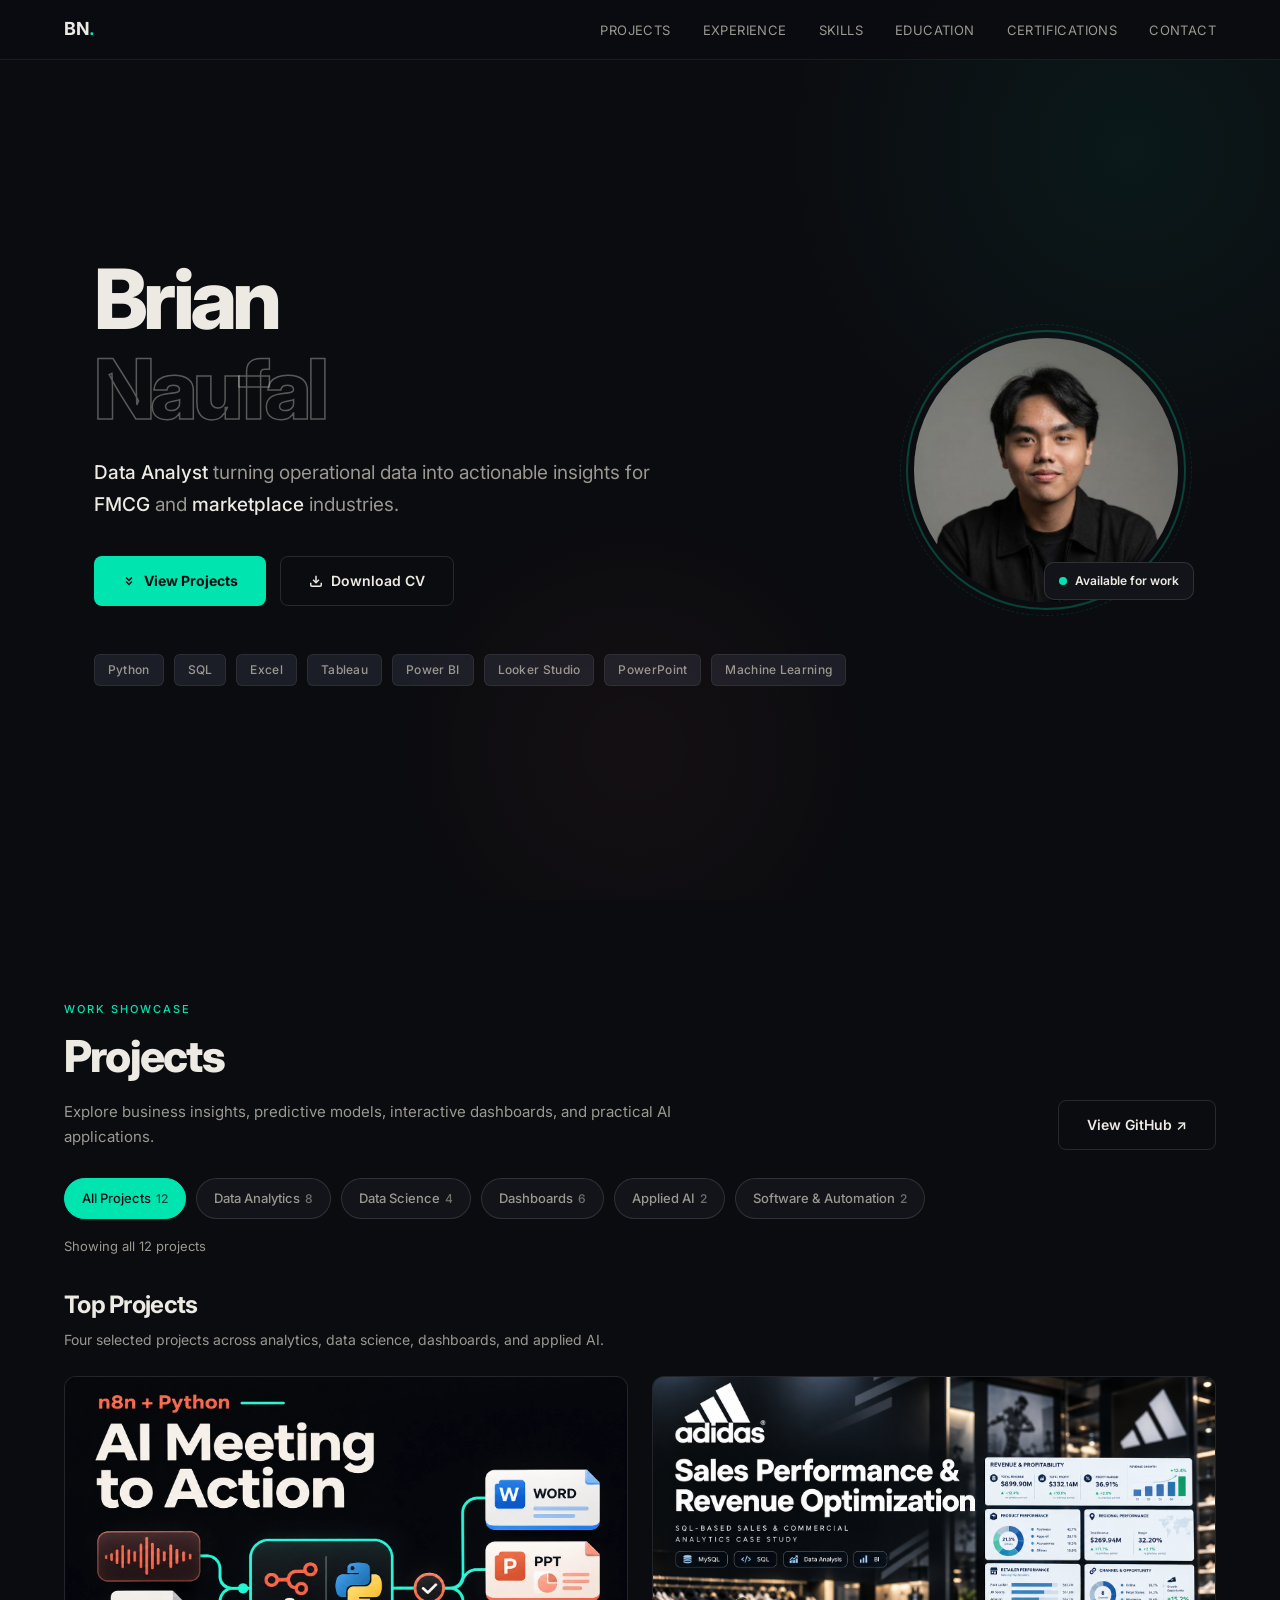
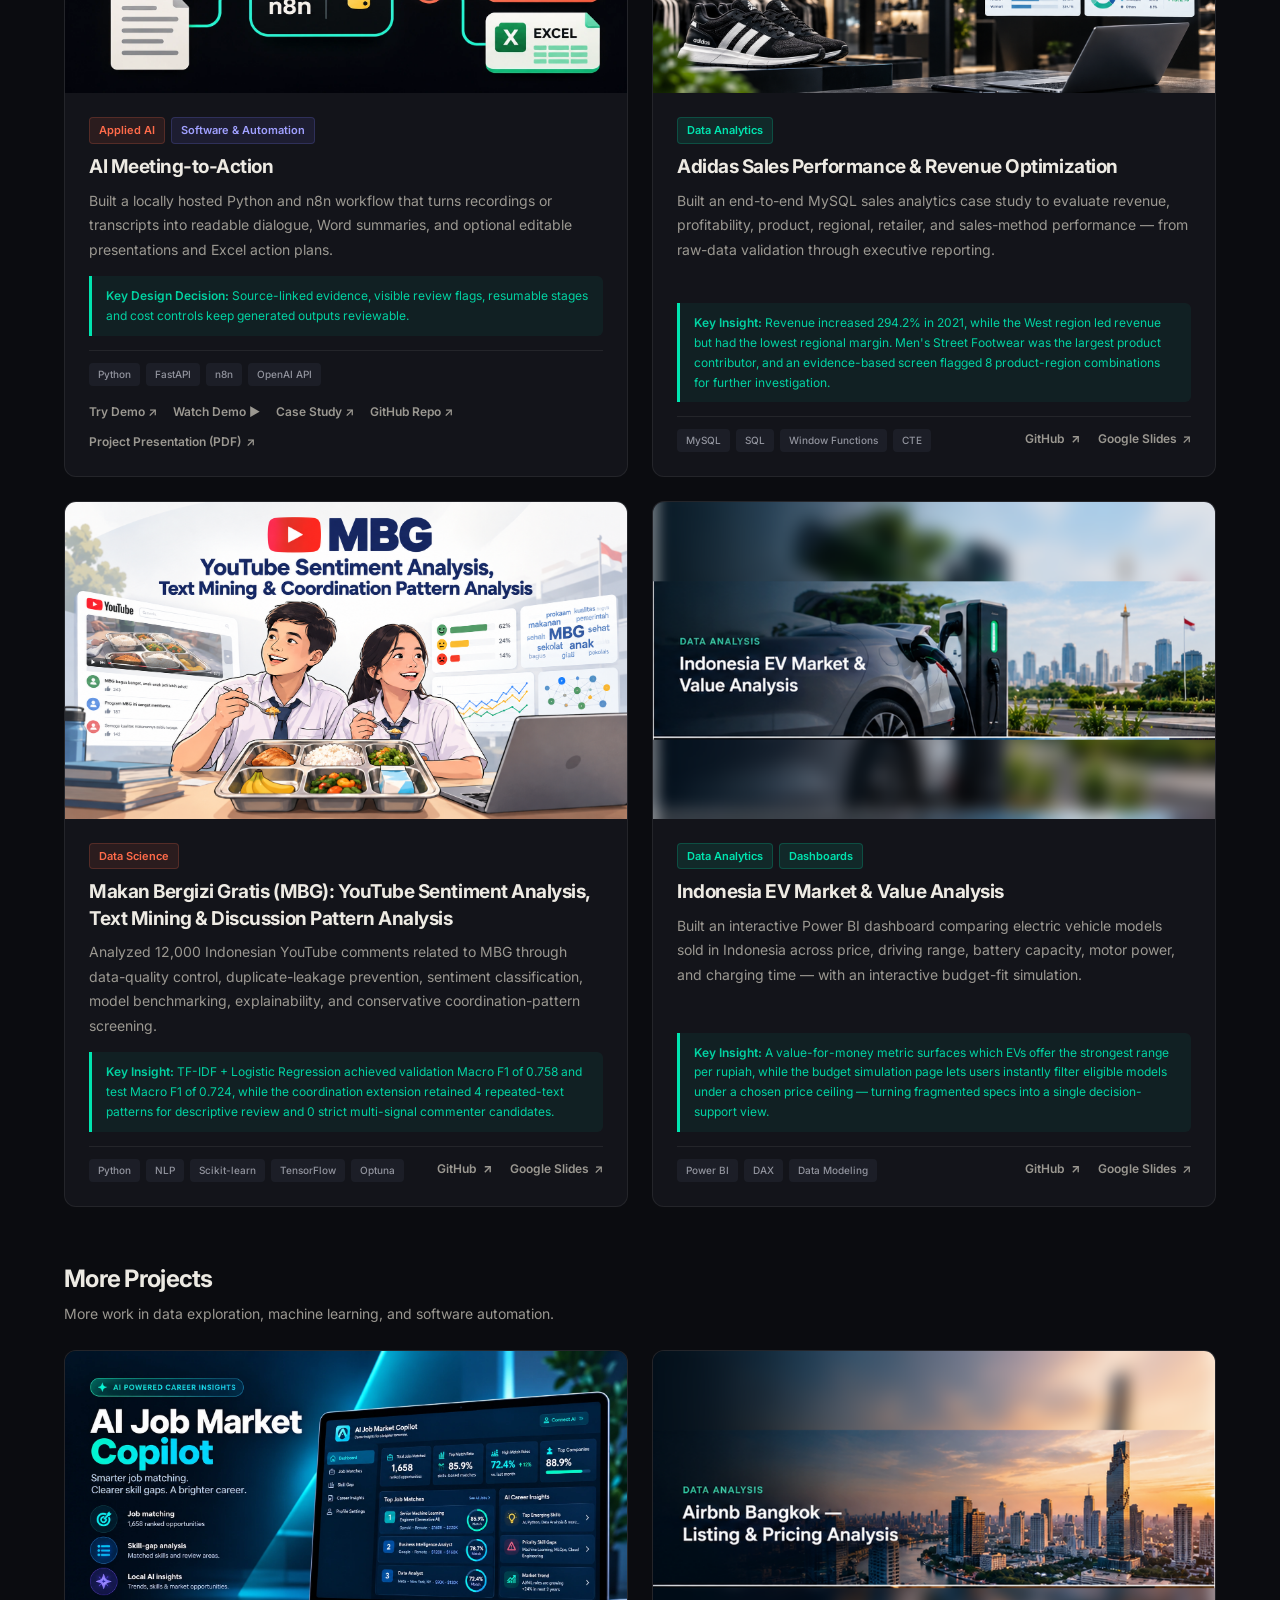
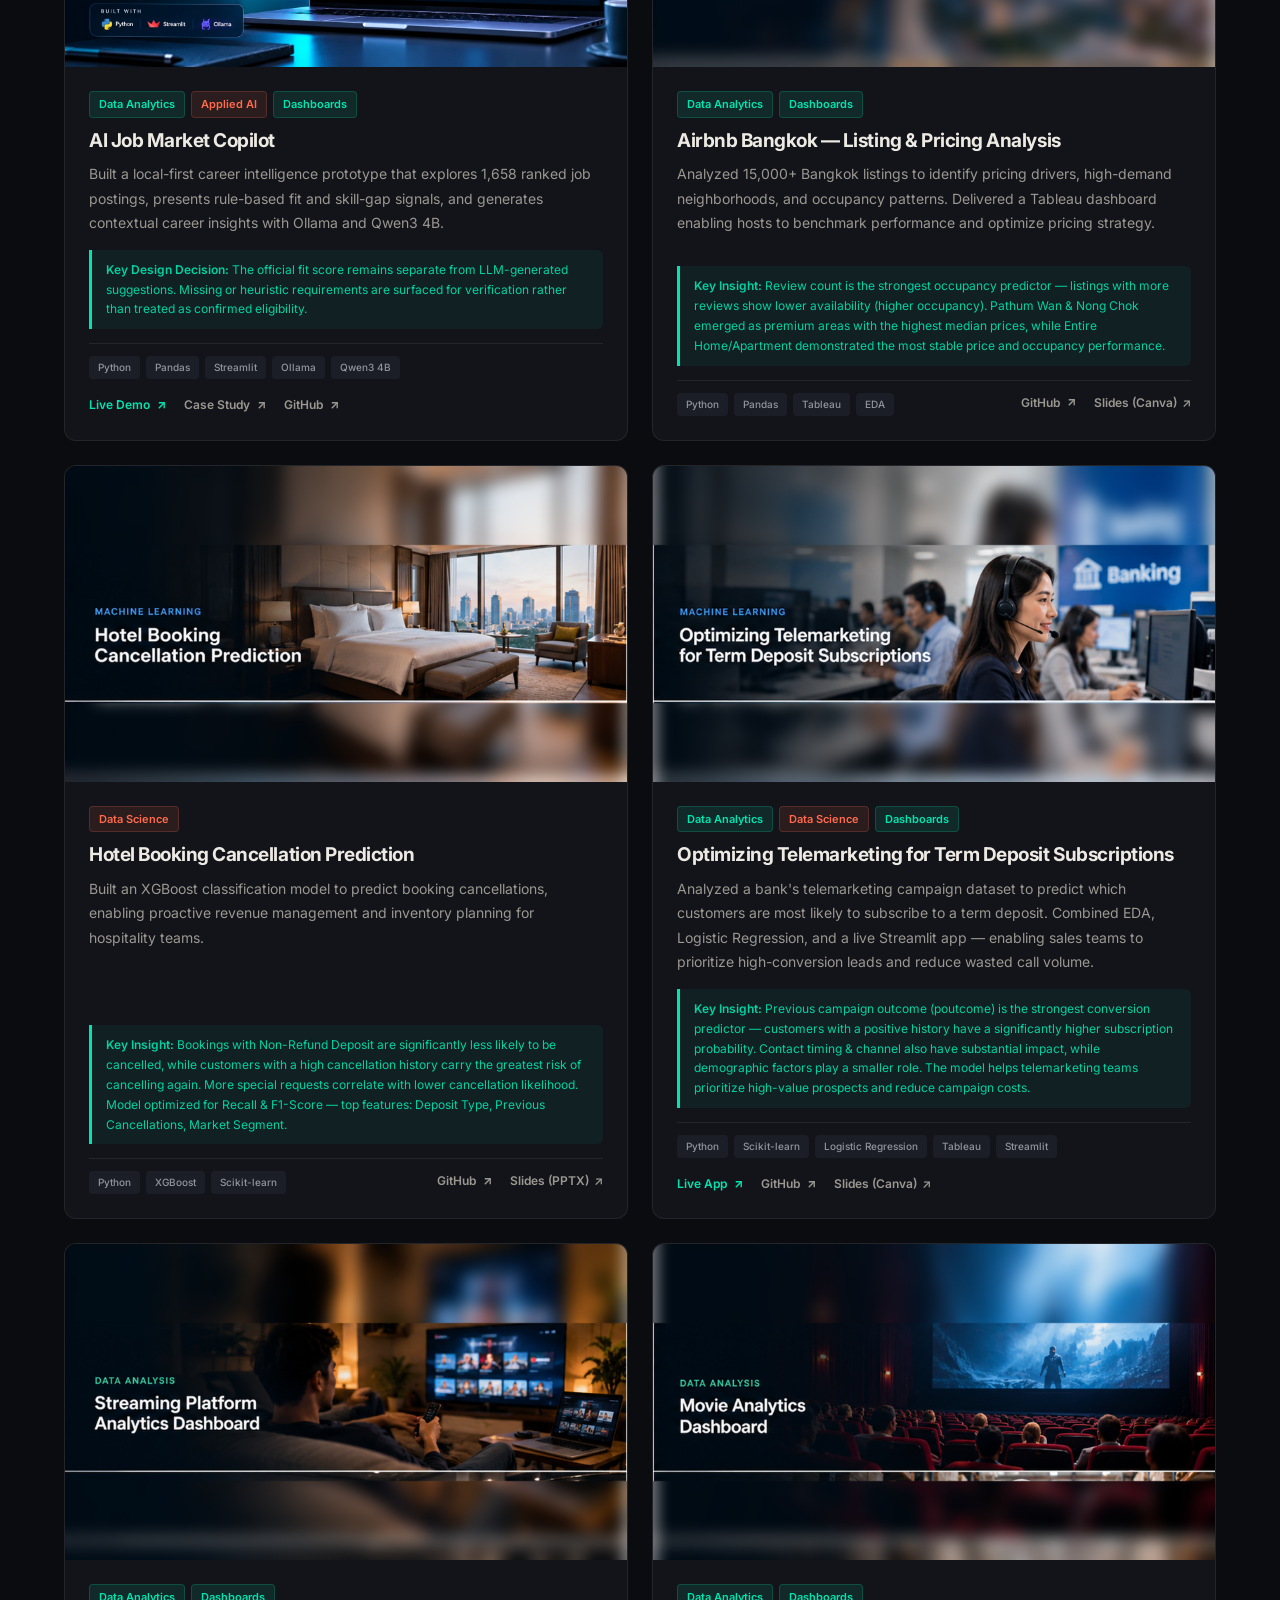
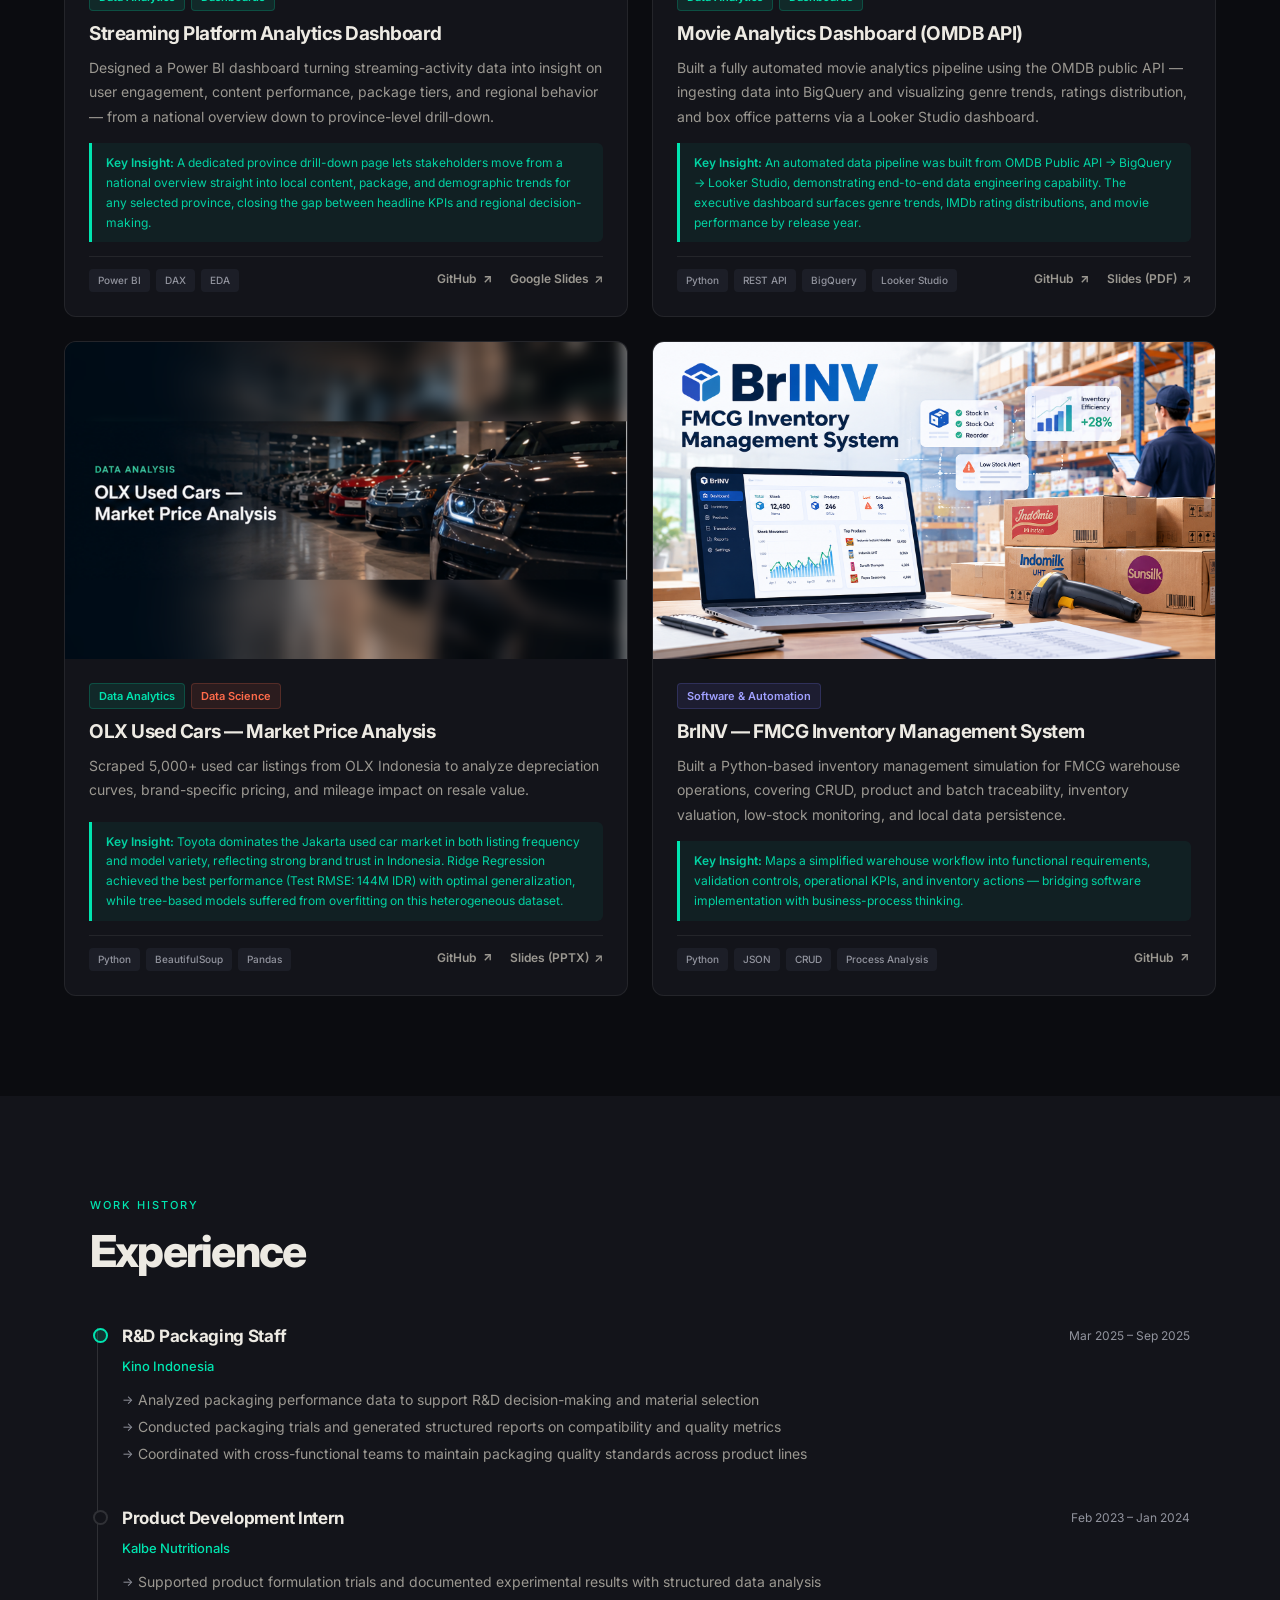
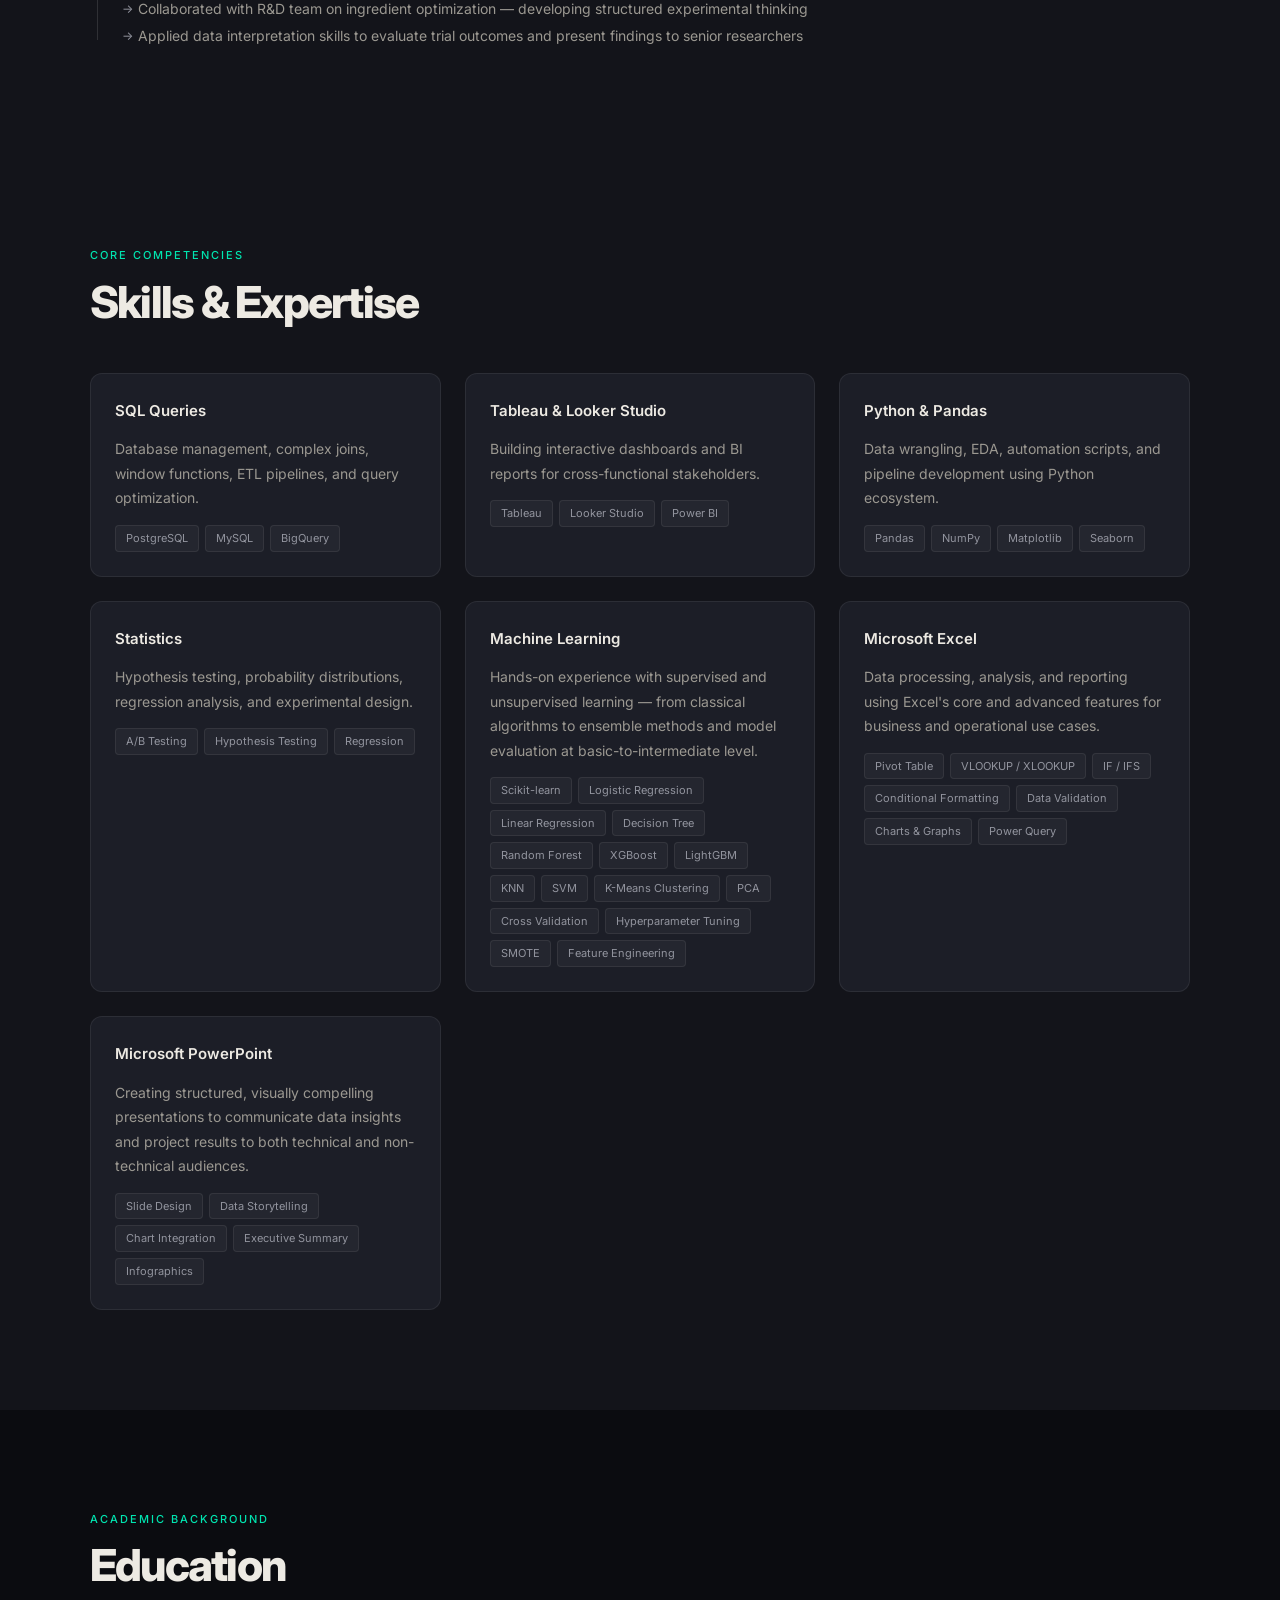
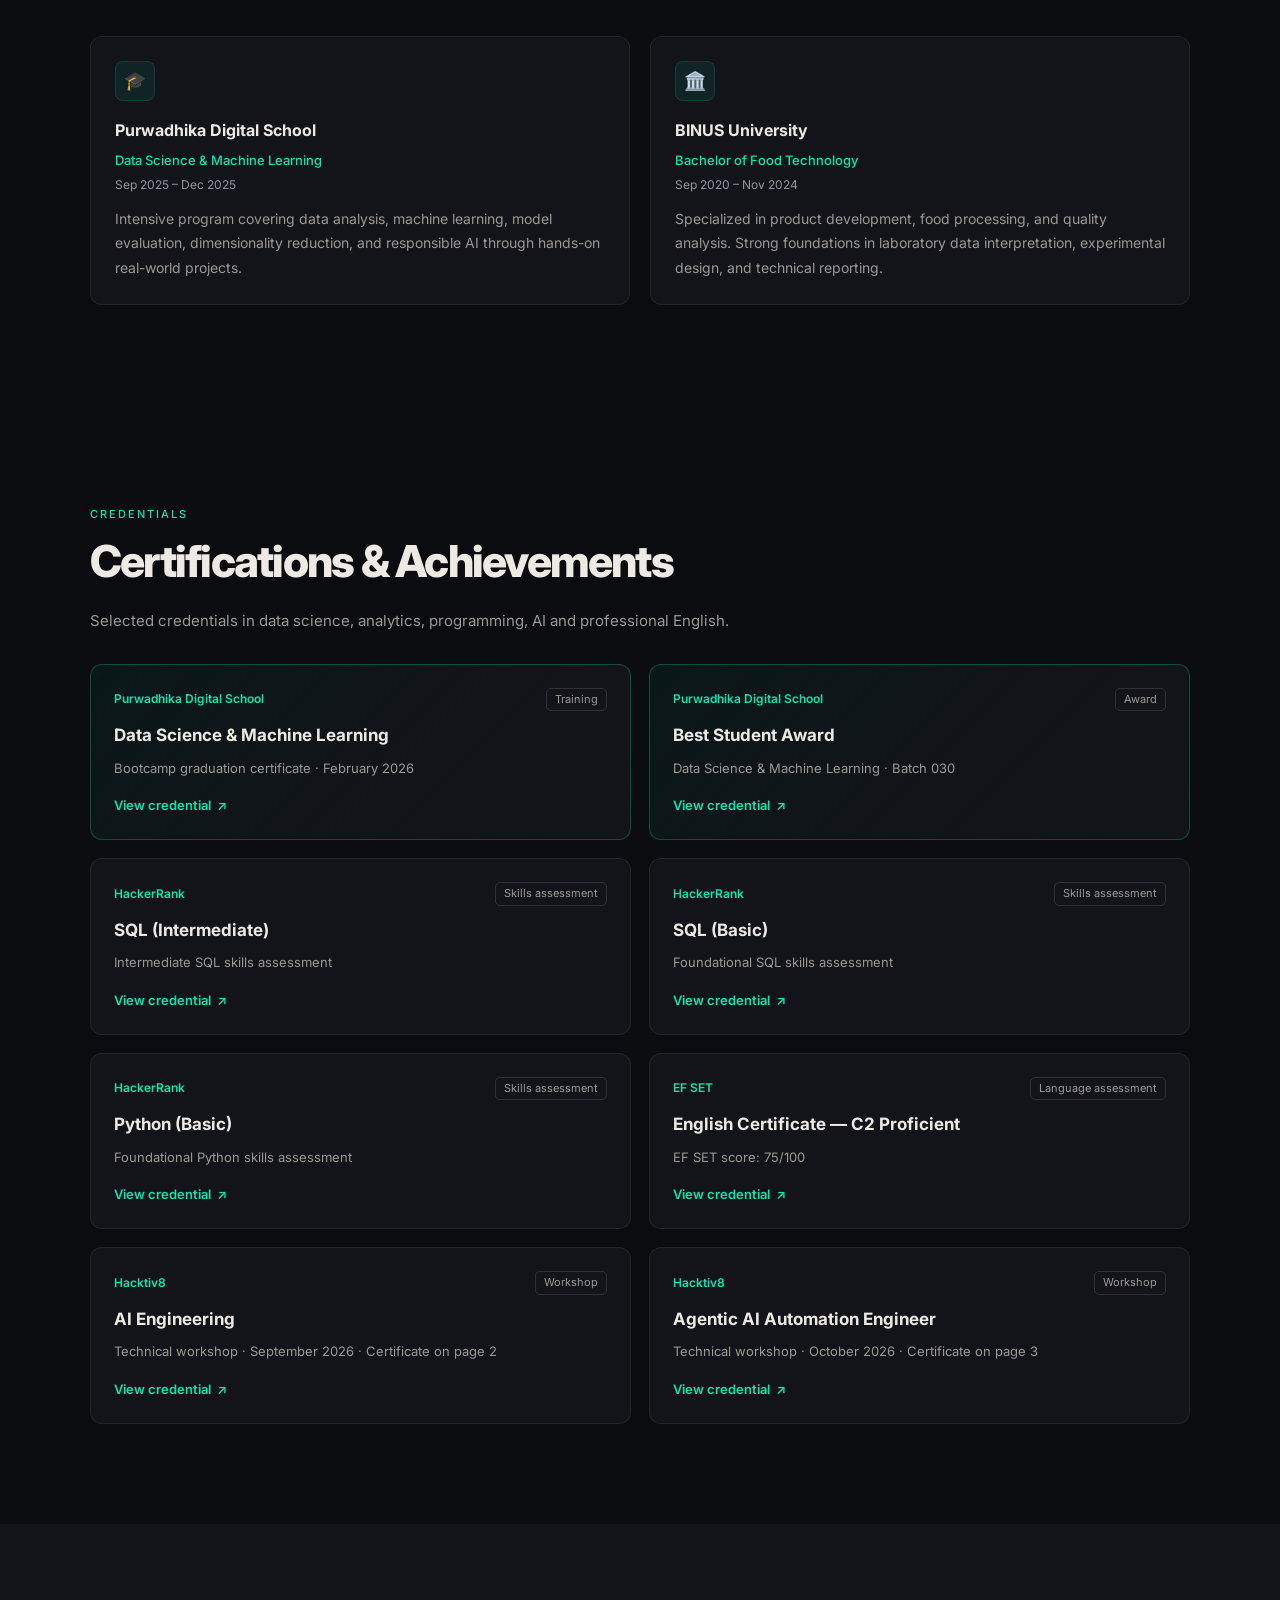
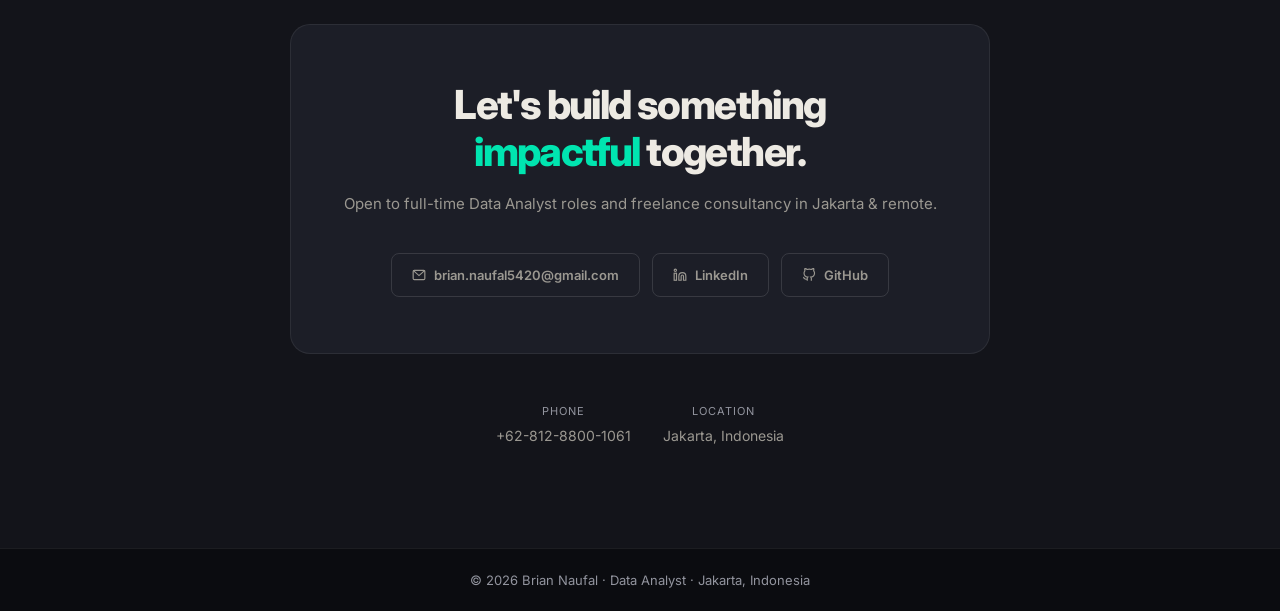
<file: index.html>
<!DOCTYPE html>

<html lang="en">
<head>
<meta charset="utf-8"/>
<meta content="width=device-width, initial-scale=1.0" name="viewport"/>
<title>Brian Naufal — Data Analyst</title>
<link href="https://fonts.googleapis.com" rel="preconnect"/>
<link crossorigin="" href="https://fonts.gstatic.com" rel="preconnect"/>
<link href="https://fonts.googleapis.com/css2?family=Inter:wght@400;500;600;700;800&amp;display=swap" rel="stylesheet"/>
<style>
  *, *::before, *::after { box-sizing: border-box; margin: 0; padding: 0; }
  :root {
    --bg: #0b0c10; --bg2: #13141a; --bg3: #1c1e27;
    --accent: #00e5b0; --accent2: #ff6b4a;
    --text: #edeae3; --text2: #9b9891; --text3: #92949e;
    --border: rgba(255,255,255,0.07); --border2: rgba(255,255,255,0.12);
    --radius: 12px; --font-head: 'Inter', system-ui, sans-serif; --font-body: 'Inter', system-ui, sans-serif;
  }
  html { scroll-behavior: smooth; }
  body { background: var(--bg); color: var(--text); font-family: var(--font-body); font-size: 16px; line-height: 1.7; overflow-x: hidden; }

  /* NAV */
  nav { position: fixed; top: 0; left: 0; right: 0; z-index: 100; background: rgba(11,12,16,0.88); backdrop-filter: blur(14px); border-bottom: 1px solid var(--border); padding: 0 5vw; display: flex; align-items: center; justify-content: space-between; height: 60px; }
  .nav-logo { font-family: var(--font-head); font-weight: 700; font-size: 18px; color: var(--text); text-decoration: none; letter-spacing: -0.3px; }
  .nav-logo span { color: var(--accent); }
  .nav-links { display: flex; gap: 32px; list-style: none; }
  .nav-links a { font-size: 13px; font-weight: 400; color: var(--text2); text-decoration: none; letter-spacing: 0.4px; text-transform: uppercase; transition: color 0.2s; }
  .nav-links a:hover { color: var(--accent); }

  /* SECTIONS */
  section { padding: 100px 5vw; }
  .container { max-width: 1100px; margin: 0 auto; }

  /* HERO */
  #hero { min-height: 100vh; display: flex; align-items: center; padding-top: 120px; padding-bottom: 80px; position: relative; overflow: hidden; }
  #hero::before { content: ''; position: absolute; top: -200px; right: -200px; width: 700px; height: 700px; background: radial-gradient(circle, rgba(0,229,176,0.06) 0%, transparent 70%); pointer-events: none; }
  #hero::after { content: ''; position: absolute; bottom: -100px; left: 30%; width: 500px; height: 500px; background: radial-gradient(circle, rgba(255,107,74,0.04) 0%, transparent 70%); pointer-events: none; }
  .hero-inner { display: grid; grid-template-columns: 1fr auto; align-items: center; gap: 60px; width: 100%; }
  @keyframes pulse { 0%,100%{opacity:1;transform:scale(1)} 50%{opacity:.5;transform:scale(.8)} }
  .hero-name { font-family: var(--font-head); font-size: clamp(48px, 6.5vw, 88px); font-weight: 800; line-height: 0.95; letter-spacing: -2px; color: var(--text); margin-bottom: 24px; }
  .hero-name .line2 { color: transparent; -webkit-text-stroke: 1.5px rgba(237,234,227,0.35); }
  .hero-tagline { font-size: clamp(15px, 1.8vw, 19px); font-weight: 300; color: var(--text2); max-width: 560px; line-height: 1.65; margin-bottom: 36px; }
  .hero-tagline strong { color: var(--text); font-weight: 500; }
  .hero-cta { display: flex; gap: 14px; flex-wrap: wrap; margin-bottom: 48px; }
  .hero-tools { display: flex; gap: 10px; flex-wrap: wrap; }
  .hero-tool { background: var(--bg3); border: 1px solid var(--border); border-radius: 6px; padding: 5px 13px; font-size: 12px; font-weight: 500; color: var(--text2); letter-spacing: 0.3px; }

  /* PHOTO */
  .hero-photo-wrap { position: relative; flex-shrink: 0; }
  .hero-photo-ring { width: 280px; height: 280px; border-radius: 50%; border: 2px solid rgba(0,229,176,0.25); padding: 6px; position: relative; }
  .hero-photo-ring::before { content: ''; position: absolute; inset: -8px; border-radius: 50%; border: 1px dashed rgba(0,229,176,0.12); animation: spin 18s linear infinite; }
  @keyframes spin { from{transform:rotate(0deg)} to{transform:rotate(360deg)} }
  .hero-photo { width: 100%; height: 100%; border-radius: 50%; object-fit: cover; object-position: top center; display: block; background: var(--bg3); }
  .hero-photo-placeholder { width: 100%; height: 100%; border-radius: 50%; background: linear-gradient(135deg, var(--bg3), #0f2027); display: flex; align-items: center; justify-content: center; font-family: var(--font-head); font-size: 56px; font-weight: 800; color: var(--accent); letter-spacing: -2px; }
  .hero-photo-badge { position: absolute; bottom: 10px; right: -8px; background: var(--bg2); border: 1px solid var(--border2); border-radius: 10px; padding: 8px 14px; display: flex; align-items: center; gap: 8px; }
  .hero-photo-badge-dot { width: 8px; height: 8px; border-radius: 50%; background: var(--accent); animation: pulse 2s infinite; }
  .hero-photo-badge span { font-size: 12px; font-weight: 600; color: var(--text); white-space: nowrap; }

  @media (max-width: 820px) {
    .hero-inner { grid-template-columns: 1fr; }
    .hero-photo-wrap { order: -1; margin: 0 auto; }
    .hero-photo-ring { width: 200px; height: 200px; }
    .nav-links { display: none; }
  }

  /* BUTTONS */
  .btn-primary { display: inline-flex; align-items: center; gap: 8px; background: var(--accent); color: #0b0c10; font-family: var(--font-head); font-weight: 700; font-size: 14px; padding: 13px 28px; border-radius: 8px; text-decoration: none; transition: transform 0.2s, background 0.2s; border: none; cursor: pointer; }
  .btn-primary:hover { transform: translateY(-2px); background: #00ffcb; }
  .btn-secondary { display: inline-flex; align-items: center; gap: 8px; background: transparent; color: var(--text); font-family: var(--font-head); font-weight: 600; font-size: 14px; padding: 12px 28px; border-radius: 8px; border: 1px solid var(--border2); text-decoration: none; transition: transform 0.2s, border-color 0.2s, color 0.2s; }
  .btn-secondary:hover { transform: translateY(-2px); border-color: var(--accent); color: var(--accent); }

  /* SECTION HEADER */
  .section-label { font-size: 11px; font-weight: 500; color: var(--accent); letter-spacing: 2px; text-transform: uppercase; margin-bottom: 12px; }
  .section-title { font-family: var(--font-head); font-size: clamp(28px, 4vw, 44px); font-weight: 800; letter-spacing: -1.5px; color: var(--text); line-height: 1.1; margin-bottom: 44px; }

  /* SKILLS */
  #skills { background: var(--bg2); }
  .skills-grid { display: grid; grid-template-columns: repeat(auto-fit, minmax(280px, 1fr)); gap: 24px; }
  .skill-card { background: var(--bg3); border: 1px solid var(--border); border-radius: var(--radius); padding: 24px; transition: border-color 0.2s; }
  .skill-card:hover { border-color: var(--border2); }
  .skill-header { display: flex; align-items: center; justify-content: space-between; margin-bottom: 14px; }
  .skill-name { font-family: var(--font-head); font-weight: 600; font-size: 15px; color: var(--text); }
  .skill-desc { font-size: 13px; color: var(--text2); margin-bottom: 14px; line-height: 1.5; }
  .skill-tags { display: flex; gap: 6px; flex-wrap: wrap; }
  .skill-tag { background: rgba(255,255,255,0.04); border: 1px solid var(--border); border-radius: 4px; padding: 3px 10px; font-size: 11px; color: var(--text3); }

  /* PROJECTS */
  #projects { background: var(--bg); }
  .projects-header { display: flex; align-items: flex-end; justify-content: space-between; margin-bottom: 44px; flex-wrap: wrap; gap: 16px; }
  .projects-header .section-title { margin-bottom: 0; }
  .projects-grid { display: grid; grid-template-columns: repeat(3, 1fr); gap: 22px; }
  @media (max-width: 900px) { .projects-grid { grid-template-columns: repeat(2,1fr); } }
  @media (max-width: 580px) { .projects-grid { grid-template-columns: 1fr; } }
  .project-card { background: var(--bg2); border: 1px solid var(--border); border-radius: var(--radius); overflow: hidden; transition: transform 0.25s, border-color 0.25s; display: flex; flex-direction: column; }
  .project-card:hover { transform: translateY(-4px); border-color: var(--border2); }
  .project-card.featured { grid-column: span 1; }
  .project-thumb { width: 100%; aspect-ratio: 16 / 9; object-fit: cover; object-position: center; display: block; background: var(--bg3); }
  .project-thumb-placeholder { width: 100%; aspect-ratio: 16/9; background: var(--bg3); display: flex; align-items: center; justify-content: center; font-size: 40px; }
  .project-body { padding: 20px; flex: 1; display: flex; flex-direction: column; }
  .project-badges { display: flex; gap: 6px; flex-wrap: wrap; margin-bottom: 10px; }
  .badge { font-size: 10px; font-weight: 600; letter-spacing: 0.6px; text-transform: uppercase; padding: 3px 9px; border-radius: 4px; }
  .badge-da { background: rgba(0,229,176,0.1); color: var(--accent); border: 1px solid rgba(0,229,176,0.2); }
  .badge-ml { background: rgba(255,107,74,0.1); color: var(--accent2); border: 1px solid rgba(255,107,74,0.2); }
  .badge-eng { background: rgba(120,120,255,0.1); color: #a0a0ff; border: 1px solid rgba(120,120,255,0.2); }
  .project-title { font-family: var(--font-head); font-weight: 700; font-size: 16px; color: var(--text); margin-bottom: 8px; letter-spacing: -0.3px; }
  .project-desc { font-size: 13px; color: var(--text2); line-height: 1.6; margin-bottom: 14px; flex: 1; }
  .project-insight { background: rgba(0,229,176,0.06); border-left: 3px solid var(--accent); border-radius: 0 6px 6px 0; padding: 10px 14px; margin-bottom: 14px; font-size: 12px; color: rgba(0,229,176,0.9); font-style: italic; line-height: 1.5; }
  .project-insight strong { font-style: normal; font-weight: 600; }
  .project-footer { display: flex; align-items: center; justify-content: space-between; padding-top: 12px; border-top: 1px solid var(--border); gap: 8px; flex-wrap: wrap; }
  .project-tools { display: flex; gap: 6px; flex-wrap: wrap; }
  .tool-pill { font-size: 10px; color: var(--text3); background: var(--bg3); padding: 3px 9px; border-radius: 4px; font-weight: 500; }
  .project-link { display: flex; align-items: center; gap: 5px; font-size: 12px; font-weight: 600; color: var(--text2); text-decoration: none; transition: color 0.2s; white-space: nowrap; }
  .project-link:hover { color: var(--accent); }
  .project-links { display: flex; gap: 12px; align-items: center; flex-shrink: 0; }

  /* EXPERIENCE */
  #experience { background: var(--bg2); }
  .timeline { display: flex; flex-direction: column; position: relative; padding-left: 32px; }
  .timeline::before { content: ''; position: absolute; left: 7px; top: 6px; bottom: 6px; width: 1px; background: var(--border2); }
  .timeline-item { position: relative; padding-bottom: 40px; }
  .timeline-item:last-child { padding-bottom: 0; }
  .timeline-dot { position: absolute; left: -29px; top: 6px; width: 15px; height: 15px; border-radius: 50%; background: var(--bg2); border: 2px solid var(--border2); }
  .timeline-item:first-child .timeline-dot { border-color: var(--accent); background: rgba(0,229,176,0.15); }
  .timeline-meta { display: flex; align-items: flex-start; justify-content: space-between; flex-wrap: wrap; gap: 4px; margin-bottom: 4px; }
  .timeline-role { font-family: var(--font-head); font-weight: 700; font-size: 17px; color: var(--text); letter-spacing: -0.3px; }
  .timeline-period { font-size: 12px; color: var(--text3); padding-top: 4px; white-space: nowrap; }
  .timeline-company { font-size: 13px; color: var(--accent); font-weight: 500; margin-bottom: 12px; }
  .timeline-bullets { list-style: none; display: flex; flex-direction: column; gap: 6px; }
  .timeline-bullets li { font-size: 14px; color: var(--text2); padding-left: 16px; position: relative; line-height: 1.5; }
  .timeline-bullets li::before { content: '→'; position: absolute; left: 0; color: var(--text3); font-size: 12px; top: 2px; }

  /* EDUCATION */
  #education { background: var(--bg); }
  .edu-grid { display: grid; grid-template-columns: repeat(auto-fit, minmax(300px, 1fr)); gap: 20px; }
  .edu-card { background: var(--bg2); border: 1px solid var(--border); border-radius: var(--radius); padding: 24px; transition: border-color 0.2s; }
  .edu-card:hover { border-color: var(--border2); }
  .edu-icon { width: 40px; height: 40px; border-radius: 8px; background: rgba(0,229,176,0.08); border: 1px solid rgba(0,229,176,0.15); display: flex; align-items: center; justify-content: center; font-size: 18px; margin-bottom: 16px; }
  .edu-school { font-family: var(--font-head); font-weight: 700; font-size: 16px; color: var(--text); margin-bottom: 4px; }
  .edu-degree { font-size: 13px; color: var(--accent); font-weight: 500; margin-bottom: 4px; }
  .edu-period { font-size: 12px; color: var(--text3); margin-bottom: 12px; }
  .edu-desc { font-size: 13px; color: var(--text2); line-height: 1.6; }

  /* CONTACT */
  #contact { background: var(--bg2); text-align: center; }
  .contact-card { background: var(--bg3); border: 1px solid var(--border); border-radius: 20px; padding: 56px 40px; max-width: 700px; margin: 0 auto 48px; }
  .contact-headline { font-family: var(--font-head); font-size: clamp(26px, 3.5vw, 40px); font-weight: 800; letter-spacing: -1.5px; color: var(--text); margin-bottom: 16px; line-height: 1.1; }
  .contact-headline span { color: var(--accent); }
  .contact-sub { font-size: 15px; color: var(--text2); margin-bottom: 36px; }
  .contact-links { display: flex; gap: 12px; justify-content: center; flex-wrap: wrap; }
  .contact-link { display: inline-flex; align-items: center; gap: 8px; background: transparent; border: 1px solid var(--border2); color: var(--text2); font-family: var(--font-head); font-size: 13px; font-weight: 600; padding: 10px 20px; border-radius: 8px; text-decoration: none; transition: border-color 0.2s, color 0.2s, transform 0.2s; }
  .contact-link:hover { border-color: var(--accent); color: var(--accent); transform: translateY(-2px); }
  .contact-info { display: flex; gap: 32px; justify-content: center; flex-wrap: wrap; }
  .contact-info-item { display: flex; flex-direction: column; align-items: center; gap: 4px; }
  .contact-info-label { font-size: 11px; color: var(--text3); text-transform: uppercase; letter-spacing: 1px; }
  .contact-info-value { font-size: 14px; color: var(--text2); }

  footer { background: var(--bg); border-top: 1px solid var(--border); text-align: center; padding: 20px 5vw; font-size: 13px; color: var(--text3); }

  /* SCROLL REVEAL */
  .reveal { opacity: 0; transform: translateY(24px); transition: opacity 0.6s ease, transform 0.6s ease; }
  .reveal.visible { opacity: 1; transform: translateY(0); }




  .project-thumb-link { display: block; position: relative; text-decoration: none; cursor: pointer; }
  .project-thumb-link::after { content: '↗'; position: absolute; top: 12px; right: 12px; width: 28px; height: 28px; border-radius: 8px; display: flex; align-items: center; justify-content: center; background: rgba(11,12,16,0.78); border: 1px solid rgba(255,255,255,0.12); color: var(--text); font-size: 14px; opacity: 0; transform: translateY(-3px); transition: opacity 0.2s, transform 0.2s, color 0.2s; backdrop-filter: blur(8px); }
  .project-thumb-link:hover::after, .project-thumb-link:focus-visible::after { opacity: 1; transform: translateY(0); color: var(--accent); }
  .project-thumb-link:focus-visible { outline: 2px solid var(--accent); outline-offset: -2px; }
  .project-thumb-link .project-thumb { transition: transform 0.3s ease, filter 0.3s ease; }
  .project-thumb-link:hover .project-thumb, .project-thumb-link:focus-visible .project-thumb { transform: scale(1.018); filter: brightness(1.05); }
</style>
<style id="portfolio-refinement">
  body { -webkit-font-smoothing: antialiased; }
  .hero-name { line-height: 1.08; letter-spacing: -0.055em; }
  .hero-tagline { font-weight: 400; }
  .section-title, .contact-headline { letter-spacing: -0.04em; line-height: 1.18; }
  .project-title { font-size: 19px; line-height: 1.4; letter-spacing: -0.025em; }
  .project-desc, .skill-desc, .edu-desc { font-size: 14px; line-height: 1.75; }
  #projects .container { max-width: 1200px; }
  .projects-header { margin-bottom: 28px; }
  .projects-intro { max-width: 640px; margin-top: 16px; color: var(--text2); font-size: 15px; }
  .project-filters { display: flex; flex-wrap: wrap; gap: 10px; margin-bottom: 16px; }
  .project-filter { font: 500 13px/1.5 var(--font-body); color: var(--text2); background: var(--bg2); border: 1px solid var(--border2); border-radius: 999px; padding: 10px 17px; cursor: pointer; transition: background .2s, color .2s; }
  .project-filter:hover { color: var(--text); border-color: var(--accent); }
  .project-filter[aria-pressed="true"] { background: var(--accent); color: var(--bg); border-color: var(--accent); }
  .project-filter:focus-visible, .project-link:focus-visible { outline: 2px solid var(--accent); outline-offset: 4px; }
  .filter-count { opacity: .7; margin-left: 5px; font-size: 12px; }
  .projects-result { font-size: 13px; color: var(--text2); margin-bottom: 32px; }
  .project-group + .project-group { margin-top: 56px; }
  .project-group-title { font: 700 24px/1.3 var(--font-head); letter-spacing: -.03em; margin-bottom: 8px; }
  .project-group-intro { font-size: 14px; color: var(--text2); margin-bottom: 24px; }
  #projects .projects-grid { grid-template-columns: repeat(2, minmax(0, 1fr)); gap: 24px; align-items: stretch; }
  .project-body { padding: 24px; min-width: 0; }
  .project-insight { font-style: normal; line-height: 1.65; }
  .project-footer { align-items: flex-start; gap: 16px; }
  .project-links { flex-wrap: wrap; flex-shrink: 1; gap: 10px 16px; }
  .project-thumb-link { overflow: hidden; }
  .project-thumb { aspect-ratio: 16/9; object-fit: cover; }
  .badge { font-size: 11px; font-weight: 600; text-transform: none; letter-spacing: 0; }
  .project-card[hidden], .project-group[hidden] { display: none; }
  @media (max-width: 700px) {
    #projects .projects-grid { grid-template-columns: minmax(0, 1fr); }
    .project-body { padding: 20px; }
    .project-filter { padding: 9px 13px; }
    .projects-header { align-items: flex-start; }
  }
  @media (prefers-reduced-motion: reduce) {
    html { scroll-behavior: auto; }
    *, *::before, *::after { animation: none !important; transition: none !important; }
    .reveal { opacity: 1; transform: none; }
  }
</style>


<style id="certifications-style">
  #certifications { background: var(--bg); scroll-margin-top: 60px; }
  #certifications .cert-intro { color: var(--text2); font-size: 15px; max-width: 680px; margin: -24px 0 30px; }
  .cert-grid { display: grid; grid-template-columns: repeat(2, minmax(0, 1fr)); gap: 18px; }
  .cert-card { background: var(--bg2); border: 1px solid var(--border); border-radius: var(--radius); padding: 23px; display: flex; flex-direction: column; gap: 10px; min-width: 0; transition: border-color .2s, transform .2s; }
  .cert-card:hover { border-color: var(--border2); transform: translateY(-2px); }
  .cert-card.cert-featured { border-color: rgba(0,229,176,.27); background: linear-gradient(135deg, rgba(0,229,176,.055), var(--bg2) 70%); }
  .cert-meta { display: flex; align-items: center; justify-content: space-between; gap: 8px; flex-wrap: wrap; }
  .cert-issuer { color: var(--accent); font-size: 12px; font-weight: 600; }
  .cert-type { color: var(--text2); border: 1px solid var(--border2); border-radius: 5px; padding: 3px 8px; font-size: 11px; line-height: 1.4; }
  .cert-name { font-size: 17px; font-weight: 700; line-height: 1.45; color: var(--text); margin: 2px 0 0; }
  .cert-detail { color: var(--text2); font-size: 13px; line-height: 1.65; margin-bottom: 5px; }
  .cert-link { color: var(--accent); font-size: 13px; font-weight: 600; align-self: flex-start; margin-top: auto; text-decoration: none; display: inline-flex; align-items: center; gap: 6px; }
  .cert-link:hover { text-decoration: underline; }
  .cert-link:focus-visible { outline: 2px solid var(--accent); outline-offset: 4px; }
  @media (max-width: 700px) { .cert-grid { grid-template-columns: 1fr; } .cert-card { padding: 20px; } #certifications .cert-intro { margin-top: -20px; } }
  @media (min-width: 821px) and (max-width: 1050px) { .nav-links { gap: 18px; } }
</style>
</head>
<body>
<nav>
<a class="nav-logo" href="#hero">BN<span>.</span></a>
<ul class="nav-links">
<li><a href="#projects">Projects</a></li>
<li><a href="#experience">Experience</a></li>
<li><a href="#skills">Skills</a></li>
<li><a href="#education">Education</a></li>
<li><a href="#certifications">Certifications</a></li>
<li><a href="#contact">Contact</a></li>
</ul>
</nav>
<!-- HERO -->
<section id="hero">
<div class="container">
<div class="hero-inner">
<div>
<h1 class="hero-name">
<span>Brian</span><br/>
<span class="line2">Naufal</span>
</h1>
<p class="hero-tagline">
<strong>Data Analyst</strong><span> turning operational data into actionable insights for </span><strong>FMCG</strong><span> and </span><strong>marketplace</strong><span> industries.</span>
</p>
<div class="hero-cta">
<a class="btn-primary" href="#projects">
<svg fill="none" height="14" stroke="currentColor" stroke-width="2.5" viewbox="0 0 24 24" width="14"><polyline points="7 13 12 18 17 13"></polyline><polyline points="7 6 12 11 17 6"></polyline></svg>
            View Projects
          </a>
<a class="btn-secondary" href="https://drive.google.com/file/d/14JEkz3ilsNbbeDBn0XuCls6iRk-1I_Y5/view?usp=sharing" target="_blank">
<svg fill="none" height="14" stroke="currentColor" stroke-width="2.5" viewbox="0 0 24 24" width="14"><path d="M21 15v4a2 2 0 01-2 2H5a2 2 0 01-2-2v-4"></path><polyline points="7 10 12 15 17 10"></polyline><line x1="12" x2="12" y1="15" y2="3"></line></svg>
            Download CV
          </a>
</div>
<div class="hero-tools">
<span class="hero-tool">Python</span>
<span class="hero-tool">SQL</span>
<span class="hero-tool">Excel</span>
<span class="hero-tool">Tableau</span>
<span class="hero-tool">Power BI</span>
<span class="hero-tool">Looker Studio</span>
<span class="hero-tool">PowerPoint</span>
<span class="hero-tool">Machine Learning</span>
</div>
</div>
<!-- PROFILE PHOTO -->
<div class="hero-photo-wrap">
<div class="hero-photo-ring">
<img alt="Brian Naufal" class="hero-photo" id="profile-photo" onerror="this.style.display='none';document.getElementById('photo-fallback').style.display='flex';" src="[data-uri]"/>
<div class="hero-photo-placeholder" id="photo-fallback" style="display:none">BN</div>
</div>
<div class="hero-photo-badge">
<div class="hero-photo-badge-dot"></div>
<span>Available for work</span>
</div>
</div>
</div>
</div>
</section>
<!-- PROJECTS -->
<section id="projects">
<div class="container">
<div class="projects-header">
<div><p class="section-label">Work Showcase</p><h2 class="section-title">Projects</h2>
<p class="projects-intro">Explore business insights, predictive models, interactive dashboards, and practical AI applications.</p></div>
<a class="btn-secondary" href="https://github.com/briannaufal211" target="_blank" rel="noopener noreferrer">View GitHub ↗</a>
</div>
<div class="project-filters" role="group" aria-label="Filter projects by category">
<button class="project-filter" type="button" data-filter="all" aria-pressed="true" aria-controls="project-collection">All Projects<span class="filter-count">12</span></button>
<button class="project-filter" type="button" data-filter="analytics" aria-pressed="false" aria-controls="project-collection">Data Analytics<span class="filter-count">8</span></button>
<button class="project-filter" type="button" data-filter="science" aria-pressed="false" aria-controls="project-collection">Data Science<span class="filter-count">4</span></button>
<button class="project-filter" type="button" data-filter="dashboards" aria-pressed="false" aria-controls="project-collection">Dashboards<span class="filter-count">6</span></button>
<button class="project-filter" type="button" data-filter="ai" aria-pressed="false" aria-controls="project-collection">Applied AI<span class="filter-count">2</span></button>
<button class="project-filter" type="button" data-filter="automation" aria-pressed="false" aria-controls="project-collection">Software & Automation<span class="filter-count">2</span></button>
</div>
<p class="projects-result" id="projects-result" role="status" aria-live="polite">Showing all 12 projects</p>
<div id="project-collection">
<div class="project-group" aria-labelledby="top-projects-title">
<h3 class="project-group-title" id="top-projects-title">Top Projects</h3>
<p class="project-group-intro">Four selected projects across analytics, data science, dashboards, and applied AI.</p>
<div class="projects-grid">
<div class="project-card reveal" data-tags="ai automation">
<a class="project-thumb-link" href="ai-meeting-to-action.html" aria-label="Read AI Meeting-to-Action case study"><img class="project-thumb" src="assets/project-thumbnails/ai-meeting-to-action-cover.webp" alt="Illustration of the AI Meeting-to-Action workflow: n8n and Python turn audio and transcripts into Word, PowerPoint and Excel" width="1672" height="941" style="height:auto" loading="lazy" decoding="async"></a>
<div class="project-body"><div class="project-badges"><span class="badge badge-ml">Applied AI</span><span class="badge badge-eng">Software & Automation</span></div><h4 class="project-title">AI Meeting-to-Action</h4><p class="project-desc">Built a locally hosted Python and n8n workflow that turns recordings or transcripts into readable dialogue, Word summaries, and optional editable presentations and Excel action plans.</p><div class="project-insight"><strong>Key Design Decision:</strong> Source-linked evidence, visible review flags, resumable stages and cost controls keep generated outputs reviewable.</div><div class="project-footer"><div class="project-tools"><span class="tool-pill">Python</span><span class="tool-pill">FastAPI</span><span class="tool-pill">n8n</span><span class="tool-pill">OpenAI API</span></div><div class="project-links"><a class="project-link" href="demo.html">Try Demo ↗</a><a class="project-link" href="watch-demo.html">Watch Demo ▶</a><a class="project-link" href="ai-meeting-to-action.html">Case Study ↗</a><a class="project-link" href="https://github.com/briannaufal211/AI-Meeting-to-Action" target="_blank" rel="noopener noreferrer">GitHub Repo ↗</a><a class="project-link" aria-label="View AI Meeting-to-Action presentation (PDF)" href="assets/project-documents/AI-Meeting-to-Action_LinkedIn.pdf" target="_blank" rel="noopener noreferrer">Project Presentation (PDF) <span aria-hidden="true">↗</span></a></div></div></div></div>
<div class="project-card reveal" data-tags="analytics">
<a aria-label="Open Adidas Sales Performance & Revenue Optimization project on GitHub" class="project-thumb-link" href="https://github.com/briannaufal211/Adidas-Sales-Performance-Revenue-Optimization" rel="noopener noreferrer" target="_blank"><img alt="Adidas Sales Performance & Revenue Optimization" class="project-thumb" src="assets/project-thumbnails/hd/adidas-sales-performance-revenue-optimization-exact.png?v=8"/></a>
<div class="project-thumb-placeholder" style="display:none">📈</div>
<div class="project-body">
<div class="project-badges"><span class="badge badge-da">Data Analytics</span></div>
<h4 class="project-title">Adidas Sales Performance &amp; Revenue Optimization</h4>
<p class="project-desc">Built an end-to-end MySQL sales analytics case study to evaluate revenue, profitability, product, regional, retailer, and sales-method performance — from raw-data validation through executive reporting.</p>
<div class="project-insight"><strong>Key Insight:</strong> <span>Revenue increased 294.2% in 2021, while the West region led revenue but had the lowest regional margin. Men's Street Footwear was the largest product contributor, and an evidence-based screen flagged 8 product-region combinations for further investigation.</span></div>
<div class="project-footer">
<div class="project-tools"><span class="tool-pill">MySQL</span><span class="tool-pill">SQL</span><span class="tool-pill">Window Functions</span><span class="tool-pill">CTE</span></div>
<div class="project-links">
<a class="project-link" href="https://github.com/briannaufal211/Adidas-Sales-Performance-Revenue-Optimization" target="_blank">GitHub <svg fill="none" height="13" stroke="currentColor" stroke-width="2.5" viewbox="0 0 24 24" width="13"><line x1="7" x2="17" y1="17" y2="7"></line><polyline points="7 7 17 7 17 17"></polyline></svg></a>
<a class="project-link" aria-label="Google Slides for Adidas Sales Performance &amp; Revenue Optimization" href="https://docs.google.com/presentation/d/1T2g_OsQQkzEGMbuuPNYvLUtf_161ff1jybExhSk5aMY/present" target="_blank" rel="noopener noreferrer">Google Slides <span aria-hidden="true">↗</span></a>
</div>
</div>
</div>
</div>
<div class="project-card reveal" data-tags="science">
<a aria-label="Open Makan Bergizi Gratis (MBG): YouTube Sentiment Analysis, Text Mining &amp; Discussion Pattern Analysis project on GitHub" class="project-thumb-link" href="https://github.com/briannaufal211/mbg-youtube-sentiment-analysis" rel="noopener noreferrer" target="_blank"><img alt="Makan Bergizi Gratis (MBG): YouTube Sentiment Analysis, Text Mining &amp; Discussion Pattern Analysis" class="project-thumb" src="assets/project-thumbnails/hd/mbg-youtube-sentiment-exact.webp?v=8"/></a>
<div class="project-thumb-placeholder" style="display:none">💬</div>
<div class="project-body">
<div class="project-badges"><span class="badge badge-ml">Data Science</span></div>
<h4 class="project-title">Makan Bergizi Gratis (MBG): YouTube Sentiment Analysis, Text Mining &amp; Discussion Pattern Analysis</h4>
<p class="project-desc">Analyzed 12,000 Indonesian YouTube comments related to MBG through data-quality control, duplicate-leakage prevention, sentiment classification, model benchmarking, explainability, and conservative coordination-pattern screening.</p>
<div class="project-insight"><strong>Key Insight:</strong> <span>TF-IDF + Logistic Regression achieved validation Macro F1 of 0.758 and test Macro F1 of 0.724, while the coordination extension retained 4 repeated-text patterns for descriptive review and 0 strict multi-signal commenter candidates.</span></div>
<div class="project-footer">
<div class="project-tools"><span class="tool-pill">Python</span><span class="tool-pill">NLP</span><span class="tool-pill">Scikit-learn</span><span class="tool-pill">TensorFlow</span><span class="tool-pill">Optuna</span></div>
<div class="project-links">
<a class="project-link" href="https://github.com/briannaufal211/mbg-youtube-sentiment-analysis" target="_blank">GitHub <svg fill="none" height="13" stroke="currentColor" stroke-width="2.5" viewbox="0 0 24 24" width="13"><line x1="7" x2="17" y1="17" y2="7"></line><polyline points="7 7 17 7 17 17"></polyline></svg></a>
<a class="project-link" aria-label="Google Slides for Makan Bergizi Gratis (MBG): YouTube Sentiment Analysis, Text Mining &amp; Discussion Pattern Analysis" href="https://docs.google.com/presentation/d/10VvjftPstL3I3Lbpcgk_wUbDZb7B3pcVqB1ApqUlHZg/present" target="_blank" rel="noopener noreferrer">Google Slides <span aria-hidden="true">↗</span></a>
</div>
</div>
</div>
</div>
<div class="project-card reveal" data-tags="analytics dashboards">
<a aria-label="Open Indonesia EV Market &amp; Value Analysis project on GitHub" class="project-thumb-link" href="https://github.com/briannaufal211/indonesia-ev-powerbi-dashboard" rel="noopener noreferrer" target="_blank"><img alt="Indonesia EV Market &amp; Value Analysis" class="project-thumb" src="assets/project-thumbnails/04_Indonesia_EV_Market_Value_Analysis.png"/></a>
<div class="project-thumb-placeholder" style="display:none">🔋</div>
<div class="project-body">
<div class="project-badges"><span class="badge badge-da">Data Analytics</span><span class="badge badge-da">Dashboards</span></div>
<h4 class="project-title">Indonesia EV Market &amp; Value Analysis</h4>
<p class="project-desc">Built an interactive Power BI dashboard comparing electric vehicle models sold in Indonesia across price, driving range, battery capacity, motor power, and charging time — with an interactive budget-fit simulation.</p>
<div class="project-insight"><strong>Key Insight:</strong> <span>A value-for-money metric surfaces which EVs offer the strongest range per rupiah, while the budget simulation page lets users instantly filter eligible models under a chosen price ceiling — turning fragmented specs into a single decision-support view.</span></div>
<div class="project-footer">
<div class="project-tools"><span class="tool-pill">Power BI</span><span class="tool-pill">DAX</span><span class="tool-pill">Data Modeling</span></div>
<div class="project-links">
<a class="project-link" href="https://github.com/briannaufal211/indonesia-ev-powerbi-dashboard" target="_blank">GitHub <svg fill="none" height="13" stroke="currentColor" stroke-width="2.5" viewbox="0 0 24 24" width="13"><line x1="7" x2="17" y1="17" y2="7"></line><polyline points="7 7 17 7 17 17"></polyline></svg></a>
<a class="project-link" aria-label="Google Slides for Indonesia EV Market &amp; Value Analysis" href="https://docs.google.com/presentation/d/1ifkYFaPfkHeBQY_cEMSwe09SydGI1eLd2chaxt18W7M/present" target="_blank" rel="noopener noreferrer">Google Slides <span aria-hidden="true">↗</span></a>
</div>
</div>
</div>
</div>
</div>
</div>
<div class="project-group" aria-labelledby="more-projects-title">
<h3 class="project-group-title" id="more-projects-title">More Projects</h3>
<p class="project-group-intro">More work in data exploration, machine learning, and software automation.</p>
<div class="projects-grid">
<div class="project-card reveal" data-tags="analytics ai dashboards">
<a aria-label="Open AI Job Market Copilot case study" class="project-thumb-link" href="ai-job-market-copilot.html"><img alt="AI Job Market Copilot dashboard thumbnail" class="project-thumb" src="assets/project-thumbnails/ai-job-market-copilot-hd.webp?v=2"/></a>
<div class="project-thumb-placeholder" style="display:none">🎯</div>
<div class="project-body">
<div class="project-badges"><span class="badge badge-da">Data Analytics</span><span class="badge badge-ml">Applied AI</span><span class="badge badge-da">Dashboards</span></div>
<h4 class="project-title">AI Job Market Copilot</h4>
<p class="project-desc">Built a local-first career intelligence prototype that explores 1,658 ranked job postings, presents rule-based fit and skill-gap signals, and generates contextual career insights with Ollama and Qwen3 4B.</p>
<div class="project-insight"><strong>Key Design Decision:</strong> <span>The official fit score remains separate from LLM-generated suggestions. Missing or heuristic requirements are surfaced for verification rather than treated as confirmed eligibility.</span></div>
<div class="project-footer">
<div class="project-tools"><span class="tool-pill">Python</span><span class="tool-pill">Pandas</span><span class="tool-pill">Streamlit</span><span class="tool-pill">Ollama</span><span class="tool-pill">Qwen3 4B</span></div>
<div class="project-links"><a aria-label="Open AI Job Market Copilot live demo" class="project-link" href="https://refinery-tableware-skintight.ngrok-free.dev" rel="noopener noreferrer" target="_blank" style="color:var(--accent)">Live Demo <svg fill="none" height="13" stroke="currentColor" stroke-width="2.5" viewbox="0 0 24 24" width="13"><line x1="7" x2="17" y1="17" y2="7"></line><polyline points="7 7 17 7 17 17"></polyline></svg></a><a class="project-link" href="ai-job-market-copilot.html">Case Study <svg fill="none" height="13" stroke="currentColor" stroke-width="2.5" viewbox="0 0 24 24" width="13"><line x1="7" x2="17" y1="17" y2="7"></line><polyline points="7 7 17 7 17 17"></polyline></svg></a><a aria-label="View AI Job Market Copilot source code on GitHub" class="project-link" href="https://github.com/briannaufal211/AI-Job-Market-Copilot" rel="noopener noreferrer" target="_blank">GitHub <svg fill="none" height="13" stroke="currentColor" stroke-width="2.5" viewbox="0 0 24 24" width="13"><line x1="7" x2="17" y1="17" y2="7"></line><polyline points="7 7 17 7 17 17"></polyline></svg></a></div>
</div>
</div>
</div>
<div class="project-card reveal" data-tags="analytics dashboards">
<a aria-label="Open Airbnb Bangkok — Listing &amp; Pricing Analysis project on GitHub" class="project-thumb-link" href="https://github.com/briannaufal211/AIRBNB-Listing-Bangkok-Project" rel="noopener noreferrer" target="_blank"><img alt="Airbnb Bangkok" class="project-thumb" onerror="this.style.display='none';this.nextElementSibling.style.display='flex'" src="assets/project-thumbnails/03_Airbnb_Bangkok_Pricing_Analysis.png"/></a>
<div class="project-thumb-placeholder" style="display:none">🏠</div>
<div class="project-body">
<div class="project-badges"><span class="badge badge-da">Data Analytics</span><span class="badge badge-da">Dashboards</span></div>
<h4 class="project-title">Airbnb Bangkok — Listing &amp; Pricing Analysis</h4>
<p class="project-desc">Analyzed 15,000+ Bangkok listings to identify pricing drivers, high-demand neighborhoods, and occupancy patterns. Delivered a Tableau dashboard enabling hosts to benchmark performance and optimize pricing strategy.</p>
<div class="project-insight"><strong>Key Insight:</strong> <span>Review count is the strongest occupancy predictor — listings with more reviews show lower availability (higher occupancy). Pathum Wan &amp; Nong Chok emerged as premium areas with the highest median prices, while Entire Home/Apartment demonstrated the most stable price and occupancy performance.</span></div>
<div class="project-footer">
<div class="project-tools"><span class="tool-pill">Python</span><span class="tool-pill">Pandas</span><span class="tool-pill">Tableau</span><span class="tool-pill">EDA</span></div>
<div class="project-links">
<a class="project-link" href="https://github.com/briannaufal211/AIRBNB-Listing-Bangkok-Project" target="_blank">GitHub <svg fill="none" height="13" stroke="currentColor" stroke-width="2.5" viewbox="0 0 24 24" width="13"><line x1="7" x2="17" y1="17" y2="7"></line><polyline points="7 7 17 7 17 17"></polyline></svg></a>
<a class="project-link" aria-label="Slides (Canva) for Airbnb Bangkok — Listing &amp; Pricing Analysis" href="https://www.canva.com/d/0SMPew3-r3HW5Q_" target="_blank" rel="noopener noreferrer">Slides (Canva) <span aria-hidden="true">↗</span></a>
</div>
</div>
</div>
</div>
<div class="project-card reveal" data-tags="science">
<a aria-label="Open Hotel Booking Cancellation Prediction project on GitHub" class="project-thumb-link" href="https://github.com/briannaufal211/Hotel-Booking-Demand-Prediction/tree/main" rel="noopener noreferrer" target="_blank"><img alt="Hotel Booking" class="project-thumb" onerror="this.style.display='none';this.nextElementSibling.style.display='flex'" src="assets/project-thumbnails/01_Hotel_Booking_Cancellation_Prediction.png"/></a>
<div class="project-thumb-placeholder" style="display:none">🏨</div>
<div class="project-body">
<div class="project-badges"><span class="badge badge-ml">Data Science</span></div>
<h4 class="project-title">Hotel Booking Cancellation Prediction</h4>
<p class="project-desc">Built an XGBoost classification model to predict booking cancellations, enabling proactive revenue management and inventory planning for hospitality teams.</p>
<div class="project-insight"><strong>Key Insight:</strong> <span>Bookings with Non-Refund Deposit are significantly less likely to be cancelled, while customers with a high cancellation history carry the greatest risk of cancelling again. More special requests correlate with lower cancellation likelihood. Model optimized for Recall &amp; F1-Score — top features: Deposit Type, Previous Cancellations, Market Segment.</span></div>
<div class="project-footer">
<div class="project-tools"><span class="tool-pill">Python</span><span class="tool-pill">XGBoost</span><span class="tool-pill">Scikit-learn</span></div>
<div class="project-links">
<a class="project-link" href="https://github.com/briannaufal211/Hotel-Booking-Demand-Prediction/tree/main" target="_blank">GitHub <svg fill="none" height="13" stroke="currentColor" stroke-width="2.5" viewbox="0 0 24 24" width="13"><line x1="7" x2="17" y1="17" y2="7"></line><polyline points="7 7 17 7 17 17"></polyline></svg></a>
<a class="project-link" aria-label="Slides (PPTX) for Hotel Booking Cancellation Prediction" href="https://docs.google.com/presentation/d/1ymD_JUA7DYTs9MGCsavhrVF81U9ELOka/edit?usp=sharing" target="_blank" rel="noopener noreferrer">Slides (PPTX) <span aria-hidden="true">↗</span></a>
</div>
</div>
</div>
</div>
<div class="project-card reveal" data-tags="analytics science dashboards">
<a aria-label="Open Optimizing Telemarketing for Term Deposit Subscriptions project on GitHub" class="project-thumb-link" href="https://github.com/briannaufal211/Optimizing-Telemarketing-for-Term-Deposit-Subscriptions" rel="noopener noreferrer" target="_blank"><img alt="Telemarketing Term Deposit" class="project-thumb" src="assets/project-thumbnails/02_Telemarketing_Term_Deposit_Optimization.png"/></a>
<div class="project-body">
<div class="project-badges"><span class="badge badge-da">Data Analytics</span><span class="badge badge-ml">Data Science</span><span class="badge badge-da">Dashboards</span></div>
<h4 class="project-title">Optimizing Telemarketing for Term Deposit Subscriptions</h4>
<p class="project-desc">Analyzed a bank's telemarketing campaign dataset to predict which customers are most likely to subscribe to a term deposit. Combined EDA, Logistic Regression, and a live Streamlit app — enabling sales teams to prioritize high-conversion leads and reduce wasted call volume.</p>
<div class="project-insight"><strong>Key Insight:</strong> <span>Previous campaign outcome (poutcome) is the strongest conversion predictor — customers with a positive history have a significantly higher subscription probability. Contact timing &amp; channel also have substantial impact, while demographic factors play a smaller role. The model helps telemarketing teams prioritize high-value prospects and reduce campaign costs.</span></div>
<div class="project-footer">
<div class="project-tools"><span class="tool-pill">Python</span><span class="tool-pill">Scikit-learn</span><span class="tool-pill">Logistic Regression</span><span class="tool-pill">Tableau</span><span class="tool-pill">Streamlit</span></div>
<div class="project-links">
<a class="project-link" href="https://bank-term-deposit-appapp-yjgtwqybxc9cwokvtqhqvr.streamlit.app/" style="color:var(--accent)" target="_blank">Live App <svg fill="none" height="13" stroke="currentColor" stroke-width="2.5" viewbox="0 0 24 24" width="13"><line x1="7" x2="17" y1="17" y2="7"></line><polyline points="7 7 17 7 17 17"></polyline></svg></a>
<a class="project-link" href="https://github.com/briannaufal211/Optimizing-Telemarketing-for-Term-Deposit-Subscriptions" target="_blank">GitHub <svg fill="none" height="13" stroke="currentColor" stroke-width="2.5" viewbox="0 0 24 24" width="13"><line x1="7" x2="17" y1="17" y2="7"></line><polyline points="7 7 17 7 17 17"></polyline></svg></a>
<a class="project-link" aria-label="View Telemarketing presentation in Canva" href="https://canva.link/tgf20n8z1fdggxc" target="_blank" rel="noopener noreferrer">Slides (Canva) <span aria-hidden="true">↗</span></a>
</div>
</div>
</div>
</div>
<div class="project-card reveal" data-tags="analytics dashboards">
<a aria-label="Open Streaming Platform Analytics Dashboard project on GitHub" class="project-thumb-link" href="https://github.com/briannaufal211/streaming-platform-powerbi-dashboard" rel="noopener noreferrer" target="_blank"><img alt="Streaming Platform Analytics Dashboard" class="project-thumb" src="assets/project-thumbnails/05_Streaming_Platform_Analytics_Dashboard.png"/></a>
<div class="project-thumb-placeholder" style="display:none">📺</div>
<div class="project-body">
<div class="project-badges"><span class="badge badge-da">Data Analytics</span><span class="badge badge-da">Dashboards</span></div>
<h4 class="project-title">Streaming Platform Analytics Dashboard</h4>
<p class="project-desc">Designed a Power BI dashboard turning streaming-activity data into insight on user engagement, content performance, package tiers, and regional behavior — from a national overview down to province-level drill-down.</p>
<div class="project-insight"><strong>Key Insight:</strong> <span>A dedicated province drill-down page lets stakeholders move from a national overview straight into local content, package, and demographic trends for any selected province, closing the gap between headline KPIs and regional decision-making.</span></div>
<div class="project-footer">
<div class="project-tools"><span class="tool-pill">Power BI</span><span class="tool-pill">DAX</span><span class="tool-pill">EDA</span></div>
<div class="project-links">
<a class="project-link" href="https://github.com/briannaufal211/streaming-platform-powerbi-dashboard" target="_blank">GitHub <svg fill="none" height="13" stroke="currentColor" stroke-width="2.5" viewbox="0 0 24 24" width="13"><line x1="7" x2="17" y1="17" y2="7"></line><polyline points="7 7 17 7 17 17"></polyline></svg></a>
<a class="project-link" aria-label="Google Slides for Streaming Platform Analytics Dashboard" href="https://docs.google.com/presentation/d/12ngpZiegO9rJRszEoPKpcdjz0RnG6groGYHdcHXfeRw/present" target="_blank" rel="noopener noreferrer">Google Slides <span aria-hidden="true">↗</span></a>
</div>
</div>
</div>
</div>
<div class="project-card reveal" data-tags="analytics dashboards">
<a aria-label="Open Movie Analytics Dashboard (OMDB API) project on GitHub" class="project-thumb-link" href="https://github.com/briannaufal211/imdb-movie-analytics-dashboard" rel="noopener noreferrer" target="_blank"><img alt="Movie Analytics Dashboard (OMDB API)" class="project-thumb" src="assets/project-thumbnails/06_Movie_Analytics_Dashboard.png"/></a>
<div class="project-thumb-placeholder" style="display:none">🎬</div>
<div class="project-body">
<div class="project-badges"><span class="badge badge-da">Data Analytics</span><span class="badge badge-da">Dashboards</span></div>
<h4 class="project-title">Movie Analytics Dashboard (OMDB API)</h4>
<p class="project-desc">Built a fully automated movie analytics pipeline using the OMDB public API — ingesting data into BigQuery and visualizing genre trends, ratings distribution, and box office patterns via a Looker Studio dashboard.</p>
<div class="project-insight"><strong>Key Insight:</strong> <span>An automated data pipeline was built from OMDB Public API → BigQuery → Looker Studio, demonstrating end-to-end data engineering capability. The executive dashboard surfaces genre trends, IMDb rating distributions, and movie performance by release year.</span></div>
<div class="project-footer">
<div class="project-tools"><span class="tool-pill">Python</span><span class="tool-pill">REST API</span><span class="tool-pill">BigQuery</span><span class="tool-pill">Looker Studio</span></div>
<div class="project-links">
<a class="project-link" href="https://github.com/briannaufal211/imdb-movie-analytics-dashboard" target="_blank">GitHub <svg fill="none" height="13" stroke="currentColor" stroke-width="2.5" viewbox="0 0 24 24" width="13"><line x1="7" x2="17" y1="17" y2="7"></line><polyline points="7 7 17 7 17 17"></polyline></svg></a>
<a class="project-link" aria-label="Slides (PDF) for Movie Analytics Dashboard (OMDB API)" href="https://github.com/briannaufal211/imdb-movie-analytics-dashboard/blob/main/Presentation%20-%20IMDB%20Movie%20Analysis.pdf" target="_blank" rel="noopener noreferrer">Slides (PDF) <span aria-hidden="true">↗</span></a>
</div>
</div>
</div>
</div>
<div class="project-card reveal" data-tags="analytics science">
<a aria-label="Open OLX Used Cars — Market Price Analysis project on GitHub" class="project-thumb-link" href="https://github.com/briannaufal211/OLX-Used-Cars-Scraper" rel="noopener noreferrer" target="_blank"><img alt="OLX Used Cars" class="project-thumb" onerror="this.style.display='none';this.nextElementSibling.style.display='flex'" src="assets/project-thumbnails/07_OLX_Used_Cars_Market_Price_Analysis.png"/></a>
<div class="project-thumb-placeholder" style="display:none">🚗</div>
<div class="project-body">
<div class="project-badges"><span class="badge badge-da">Data Analytics</span><span class="badge badge-ml">Data Science</span></div>
<h4 class="project-title">OLX Used Cars — Market Price Analysis</h4>
<p class="project-desc">Scraped 5,000+ used car listings from OLX Indonesia to analyze depreciation curves, brand-specific pricing, and mileage impact on resale value.</p>
<div class="project-insight"><strong>Key Insight:</strong> <span>Toyota dominates the Jakarta used car market in both listing frequency and model variety, reflecting strong brand trust in Indonesia. Ridge Regression achieved the best performance (Test RMSE: 144M IDR) with optimal generalization, while tree-based models suffered from overfitting on this heterogeneous dataset.</span></div>
<div class="project-footer">
<div class="project-tools"><span class="tool-pill">Python</span><span class="tool-pill">BeautifulSoup</span><span class="tool-pill">Pandas</span></div>
<div class="project-links">
<a class="project-link" href="https://github.com/briannaufal211/OLX-Used-Cars-Scraper" target="_blank">GitHub <svg fill="none" height="13" stroke="currentColor" stroke-width="2.5" viewbox="0 0 24 24" width="13"><line x1="7" x2="17" y1="17" y2="7"></line><polyline points="7 7 17 7 17 17"></polyline></svg></a>
<a class="project-link" aria-label="Slides (PPTX) for OLX Used Cars — Market Price Analysis" href="https://docs.google.com/presentation/d/1U1nOOTgrW0KHVjP6xNrU-NgchtR2ca3E/edit?usp=sharing" target="_blank" rel="noopener noreferrer">Slides (PPTX) <span aria-hidden="true">↗</span></a>
</div>
</div>
</div>
</div>
<div class="project-card reveal" data-tags="automation">
<a aria-label="Open BrINV — FMCG Inventory Management System project on GitHub" class="project-thumb-link" href="https://github.com/briannaufal211/CRUD-Inventory-System-Project" rel="noopener noreferrer" target="_blank"><img alt="BrINV — FMCG Inventory Management System" class="project-thumb" onerror="this.style.display='none';this.nextElementSibling.style.display='flex'" src="assets/project-thumbnails/hd/brinv-fmcg-inventory-exact.webp"/></a>
<div class="project-thumb-placeholder" style="display:none">📦</div>
<div class="project-body">
<div class="project-badges"><span class="badge badge-eng">Software & Automation</span></div>
<h4 class="project-title">BrINV — FMCG Inventory Management System</h4>
<p class="project-desc">Built a Python-based inventory management simulation for FMCG warehouse operations, covering CRUD, product and batch traceability, inventory valuation, low-stock monitoring, and local data persistence.</p>
<div class="project-insight"><strong>Key Insight:</strong> <span>Maps a simplified warehouse workflow into functional requirements, validation controls, operational KPIs, and inventory actions — bridging software implementation with business-process thinking.</span></div>
<div class="project-footer">
<div class="project-tools"><span class="tool-pill">Python</span><span class="tool-pill">JSON</span><span class="tool-pill">CRUD</span><span class="tool-pill">Process Analysis</span></div>
<a class="project-link" href="https://github.com/briannaufal211/CRUD-Inventory-System-Project" target="_blank">GitHub <svg fill="none" stroke="currentColor" stroke-width="2.5" viewbox="0 0 24 24" width="13"><line x1="7" x2="17" y1="17" y2="7"></line><polyline points="7 7 17 7 17 17"></polyline></svg></a>
</div>
</div>
</div>
</div>
</div>
</div>
</div>
</section>
<!-- EXPERIENCE -->
<section id="experience">
<div class="container">
<p class="section-label reveal">Work History</p>
<h2 class="section-title reveal">Experience</h2>
<div class="timeline">
<div class="timeline-item reveal">
<div class="timeline-dot"></div>
<div class="timeline-meta">
<span class="timeline-role">R&amp;D Packaging Staff</span>
<span class="timeline-period">Mar 2025 – Sep 2025</span>
</div>
<p class="timeline-company">Kino Indonesia</p>
<ul class="timeline-bullets">
<li>Analyzed packaging performance data to support R&amp;D decision-making and material selection</li>
<li>Conducted packaging trials and generated structured reports on compatibility and quality metrics</li>
<li>Coordinated with cross-functional teams to maintain packaging quality standards across product lines</li>
</ul>
</div>
<div class="timeline-item reveal">
<div class="timeline-dot"></div>
<div class="timeline-meta">
<span class="timeline-role">Product Development Intern</span>
<span class="timeline-period">Feb 2023 – Jan 2024</span>
</div>
<p class="timeline-company">Kalbe Nutritionals</p>
<ul class="timeline-bullets">
<li>Supported product formulation trials and documented experimental results with structured data analysis</li>
<li>Collaborated with R&amp;D team on ingredient optimization — developing structured experimental thinking</li>
<li>Applied data interpretation skills to evaluate trial outcomes and present findings to senior researchers</li>
</ul>
</div>
</div>
</div>
</section>
<!-- SKILLS -->
<section id="skills">
<div class="container">
<p class="section-label reveal">Core Competencies</p>
<h2 class="section-title reveal">Skills &amp; Expertise</h2>
<div class="skills-grid">
<div class="skill-card reveal">
<div class="skill-header">
<span class="skill-name">SQL Queries</span>
</div>
<p class="skill-desc">Database management, complex joins, window functions, ETL pipelines, and query optimization.</p>
<div class="skill-tags">
<span class="skill-tag">PostgreSQL</span>
<span class="skill-tag">MySQL</span>
<span class="skill-tag">BigQuery</span>
</div>
</div>
<div class="skill-card reveal">
<div class="skill-header">
<span class="skill-name">Tableau &amp; Looker Studio</span>
</div>
<p class="skill-desc">Building interactive dashboards and BI reports for cross-functional stakeholders.</p>
<div class="skill-tags">
<span class="skill-tag">Tableau</span>
<span class="skill-tag">Looker Studio</span>
<span class="skill-tag">Power BI</span>
</div>
</div>
<div class="skill-card reveal">
<div class="skill-header">
<span class="skill-name">Python &amp; Pandas</span>
</div>
<p class="skill-desc">Data wrangling, EDA, automation scripts, and pipeline development using Python ecosystem.</p>
<div class="skill-tags">
<span class="skill-tag">Pandas</span>
<span class="skill-tag">NumPy</span>
<span class="skill-tag">Matplotlib</span>
<span class="skill-tag">Seaborn</span>
</div>
</div>
<div class="skill-card reveal">
<div class="skill-header">
<span class="skill-name">Statistics</span>
</div>
<p class="skill-desc">Hypothesis testing, probability distributions, regression analysis, and experimental design.</p>
<div class="skill-tags">
<span class="skill-tag">A/B Testing</span>
<span class="skill-tag">Hypothesis Testing</span>
<span class="skill-tag">Regression</span>
</div>
</div>
<div class="skill-card reveal">
<div class="skill-header">
<span class="skill-name">Machine Learning</span>
</div>
<p class="skill-desc">Hands-on experience with supervised and unsupervised learning — from classical algorithms to ensemble methods and model evaluation at basic-to-intermediate level.</p>
<div class="skill-tags">
<span class="skill-tag">Scikit-learn</span>
<span class="skill-tag">Logistic Regression</span>
<span class="skill-tag">Linear Regression</span>
<span class="skill-tag">Decision Tree</span>
<span class="skill-tag">Random Forest</span>
<span class="skill-tag">XGBoost</span>
<span class="skill-tag">LightGBM</span>
<span class="skill-tag">KNN</span>
<span class="skill-tag">SVM</span>
<span class="skill-tag">K-Means Clustering</span>
<span class="skill-tag">PCA</span>
<span class="skill-tag">Cross Validation</span>
<span class="skill-tag">Hyperparameter Tuning</span>
<span class="skill-tag">SMOTE</span>
<span class="skill-tag">Feature Engineering</span>
</div>
</div>
<div class="skill-card reveal">
<div class="skill-header">
<span class="skill-name">Microsoft Excel</span>
</div>
<p class="skill-desc">Data processing, analysis, and reporting using Excel's core and advanced features for business and operational use cases.</p>
<div class="skill-tags">
<span class="skill-tag">Pivot Table</span>
<span class="skill-tag">VLOOKUP / XLOOKUP</span>
<span class="skill-tag">IF / IFS</span>
<span class="skill-tag">Conditional Formatting</span>
<span class="skill-tag">Data Validation</span>
<span class="skill-tag">Charts &amp; Graphs</span>
<span class="skill-tag">Power Query</span>
</div>
</div>
<div class="skill-card reveal">
<div class="skill-header">
<span class="skill-name">Microsoft PowerPoint</span>
</div>
<p class="skill-desc">Creating structured, visually compelling presentations to communicate data insights and project results to both technical and non-technical audiences.</p>
<div class="skill-tags">
<span class="skill-tag">Slide Design</span>
<span class="skill-tag">Data Storytelling</span>
<span class="skill-tag">Chart Integration</span>
<span class="skill-tag">Executive Summary</span>
<span class="skill-tag">Infographics</span>
</div>
</div>
</div>
</div>
</section>
<!-- EDUCATION -->
<section id="education">
<div class="container">
<p class="section-label reveal">Academic Background</p>
<h2 class="section-title reveal">Education</h2>
<div class="edu-grid">
<div class="edu-card reveal">
<div class="edu-icon">🎓</div>
<h3 class="edu-school">Purwadhika Digital School</h3>
<p class="edu-degree">Data Science &amp; Machine Learning</p>
<p class="edu-period">Sep 2025 – Dec 2025</p>
<p class="edu-desc">Intensive program covering data analysis, machine learning, model evaluation, dimensionality reduction, and responsible AI through hands-on real-world projects.</p>
</div>
<div class="edu-card reveal">
<div class="edu-icon">🏛️</div>
<h3 class="edu-school">BINUS University</h3>
<p class="edu-degree">Bachelor of Food Technology</p>
<p class="edu-period">Sep 2020 – Nov 2024</p>
<p class="edu-desc">Specialized in product development, food processing, and quality analysis. Strong foundations in laboratory data interpretation, experimental design, and technical reporting.</p>
</div>
</div>
</div>
</section>
<!-- CERTIFICATIONS -->
<section id="certifications">
<div class="container">
<p class="section-label reveal">Credentials</p>
<h2 class="section-title reveal">Certifications &amp; Achievements</h2>
<p class="cert-intro reveal">Selected credentials in data science, analytics, programming, AI and professional English.</p>
<div class="cert-grid">
<article class="cert-card reveal cert-featured">
<div class="cert-meta"><span class="cert-issuer">Purwadhika Digital School</span><span class="cert-type">Training</span></div>
<h3 class="cert-name">Data Science &amp; Machine Learning</h3>
<p class="cert-detail">Bootcamp graduation certificate · February 2026</p>
<a class="cert-link" href="https://drive.google.com/file/d/1TOjqq9YmvtrCMX3aDjsMwYmxfTOFadbq/view" target="_blank" rel="noopener noreferrer">View credential <span aria-hidden="true">↗</span></a>
</article>
<article class="cert-card reveal cert-featured">
<div class="cert-meta"><span class="cert-issuer">Purwadhika Digital School</span><span class="cert-type">Award</span></div>
<h3 class="cert-name">Best Student Award</h3>
<p class="cert-detail">Data Science &amp; Machine Learning · Batch 030</p>
<a class="cert-link" href="https://drive.google.com/file/d/1GnW6ij-9I1UCquoqHF_MIPaV9wvqHatX/view" target="_blank" rel="noopener noreferrer">View credential <span aria-hidden="true">↗</span></a>
</article>
<article class="cert-card reveal">
<div class="cert-meta"><span class="cert-issuer">HackerRank</span><span class="cert-type">Skills assessment</span></div>
<h3 class="cert-name">SQL (Intermediate)</h3>
<p class="cert-detail">Intermediate SQL skills assessment</p>
<a class="cert-link" href="https://drive.google.com/file/d/1lAaf3_4BjfB7pJFCGIoomWk-MZmoz9J5/view" target="_blank" rel="noopener noreferrer">View credential <span aria-hidden="true">↗</span></a>
</article>
<article class="cert-card reveal">
<div class="cert-meta"><span class="cert-issuer">HackerRank</span><span class="cert-type">Skills assessment</span></div>
<h3 class="cert-name">SQL (Basic)</h3>
<p class="cert-detail">Foundational SQL skills assessment</p>
<a class="cert-link" href="https://drive.google.com/file/d/1YlsdF7xHPIJmcaKNt0GFzrVw-aOYAC94/view" target="_blank" rel="noopener noreferrer">View credential <span aria-hidden="true">↗</span></a>
</article>
<article class="cert-card reveal">
<div class="cert-meta"><span class="cert-issuer">HackerRank</span><span class="cert-type">Skills assessment</span></div>
<h3 class="cert-name">Python (Basic)</h3>
<p class="cert-detail">Foundational Python skills assessment</p>
<a class="cert-link" href="https://drive.google.com/file/d/1OF1jUgzFi2pRNGmz9srTjltA85yhg67v/view" target="_blank" rel="noopener noreferrer">View credential <span aria-hidden="true">↗</span></a>
</article>
<article class="cert-card reveal">
<div class="cert-meta"><span class="cert-issuer">EF SET</span><span class="cert-type">Language assessment</span></div>
<h3 class="cert-name">English Certificate — C2 Proficient</h3>
<p class="cert-detail">EF SET score: 75/100</p>
<a class="cert-link" href="https://drive.google.com/file/d/1k3c6hwM6cqHwYdThga-rUVAa0ZwoBESi/view" target="_blank" rel="noopener noreferrer">View credential <span aria-hidden="true">↗</span></a>
</article>
<article class="cert-card reveal">
<div class="cert-meta"><span class="cert-issuer">Hacktiv8</span><span class="cert-type">Workshop</span></div>
<h3 class="cert-name">AI Engineering</h3>
<p class="cert-detail">Technical workshop · September 2026 · Certificate on page 2</p>
<a class="cert-link" href="https://drive.google.com/file/d/115oEElovLNd35KPoN4M8IGtOtE4ezClP/view" target="_blank" rel="noopener noreferrer">View credential <span aria-hidden="true">↗</span></a>
</article>
<article class="cert-card reveal">
<div class="cert-meta"><span class="cert-issuer">Hacktiv8</span><span class="cert-type">Workshop</span></div>
<h3 class="cert-name">Agentic AI Automation Engineer</h3>
<p class="cert-detail">Technical workshop · October 2026 · Certificate on page 3</p>
<a class="cert-link" href="https://drive.google.com/file/d/115oEElovLNd35KPoN4M8IGtOtE4ezClP/view" target="_blank" rel="noopener noreferrer">View credential <span aria-hidden="true">↗</span></a>
</article>
</div>
</div>
</section>

<!-- CONTACT -->
<section id="contact">
<div class="container">
<div class="contact-card reveal">
<h2 class="contact-headline">Let's build something<br/><span>impactful</span> together.</h2>
<p class="contact-sub">Open to full-time Data Analyst roles and freelance consultancy in Jakarta &amp; remote.</p>
<div class="contact-links">
<a class="contact-link" href="mailto:brian.naufal5420@gmail.com">
<svg fill="none" height="14" stroke="currentColor" stroke-width="2" viewbox="0 0 24 24" width="14"><rect height="16" rx="2" width="20" x="2" y="4"></rect><polyline points="22,4 12,13 2,4"></polyline></svg>
<span>brian.naufal5420@gmail.com</span>
</a>
<a class="contact-link" href="https://www.linkedin.com/in/brian-naufal-1b87771ba" target="_blank">
<svg fill="none" height="14" stroke="currentColor" stroke-width="2" viewbox="0 0 24 24" width="14"><path d="M16 8a6 6 0 016 6v7h-4v-7a2 2 0 00-2-2 2 2 0 00-2 2v7h-4v-7a6 6 0 016-6z"></path><rect height="12" width="4" x="2" y="9"></rect><circle cx="4" cy="4" r="2"></circle></svg>
          LinkedIn
        </a>
<a class="contact-link" href="https://github.com/briannaufal211" target="_blank">
<svg fill="none" height="14" stroke="currentColor" stroke-width="2" viewbox="0 0 24 24" width="14"><path d="M9 19c-5 1.5-5-2.5-7-3m14 6v-3.87a3.37 3.37 0 00-.94-2.61c3.14-.35 6.44-1.54 6.44-7A5.44 5.44 0 0020 4.77 5.07 5.07 0 0019.91 1S18.73.65 16 2.48a13.38 13.38 0 00-7 0C6.27.65 5.09 1 5.09 1A5.07 5.07 0 005 4.77a5.44 5.44 0 00-1.5 3.78c0 5.42 3.3 6.61 6.44 7A3.37 3.37 0 009 18.13V22"></path></svg>
          GitHub
        </a>
</div>
</div>
<div class="contact-info">
<div class="contact-info-item">
<span class="contact-info-label">Phone</span>
<span class="contact-info-value">+62-812-8800-1061</span>
</div>
<div class="contact-info-item">
<span class="contact-info-label">Location</span>
<span class="contact-info-value">Jakarta, Indonesia</span>
</div>
</div>
</div>
</section>
<footer>
<p>© 2026 Brian Naufal · Data Analyst · Jakarta, Indonesia</p>
</footer>
<script>

// Project category filters: cards can belong to more than one category.
const projectFilters = document.querySelectorAll('.project-filter');
const projectCards = document.querySelectorAll('#projects .project-card');
const projectGroups = document.querySelectorAll('.project-group');
projectFilters.forEach(button => {
  button.addEventListener('click', () => {
    const filter = button.dataset.filter;
    projectFilters.forEach(item => item.setAttribute('aria-pressed', String(item === button)));
    let visibleCount = 0;
    projectCards.forEach(card => {
      const matches = filter === 'all' || card.dataset.tags.split(' ').includes(filter);
      card.hidden = !matches;
      if (matches) { visibleCount++; card.classList.add('visible'); }
    });
    projectGroups.forEach(group => {
      group.hidden = !Array.from(group.querySelectorAll('.project-card')).some(card => !card.hidden);
    });
    const category = button.childNodes[0].textContent.trim();
    document.getElementById('projects-result').textContent = filter === 'all'
      ? 'Showing all ' + visibleCount + ' projects'
      : 'Showing ' + visibleCount + ' project' + (visibleCount === 1 ? '' : 's') + ' in ' + category;
  });
});

// Scroll reveal
const reveals = document.querySelectorAll('.reveal');
const obs = new IntersectionObserver(entries => {
  entries.forEach(e => {
    if (e.isIntersecting) {
      const i = Array.from(reveals).indexOf(e.target);
      setTimeout(() => e.target.classList.add('visible'), (i % 4) * 70);
      obs.unobserve(e.target);
    }
  });
}, { threshold: 0.1 });
reveals.forEach(el => obs.observe(el));

</script>
</body>
</html>
</file>
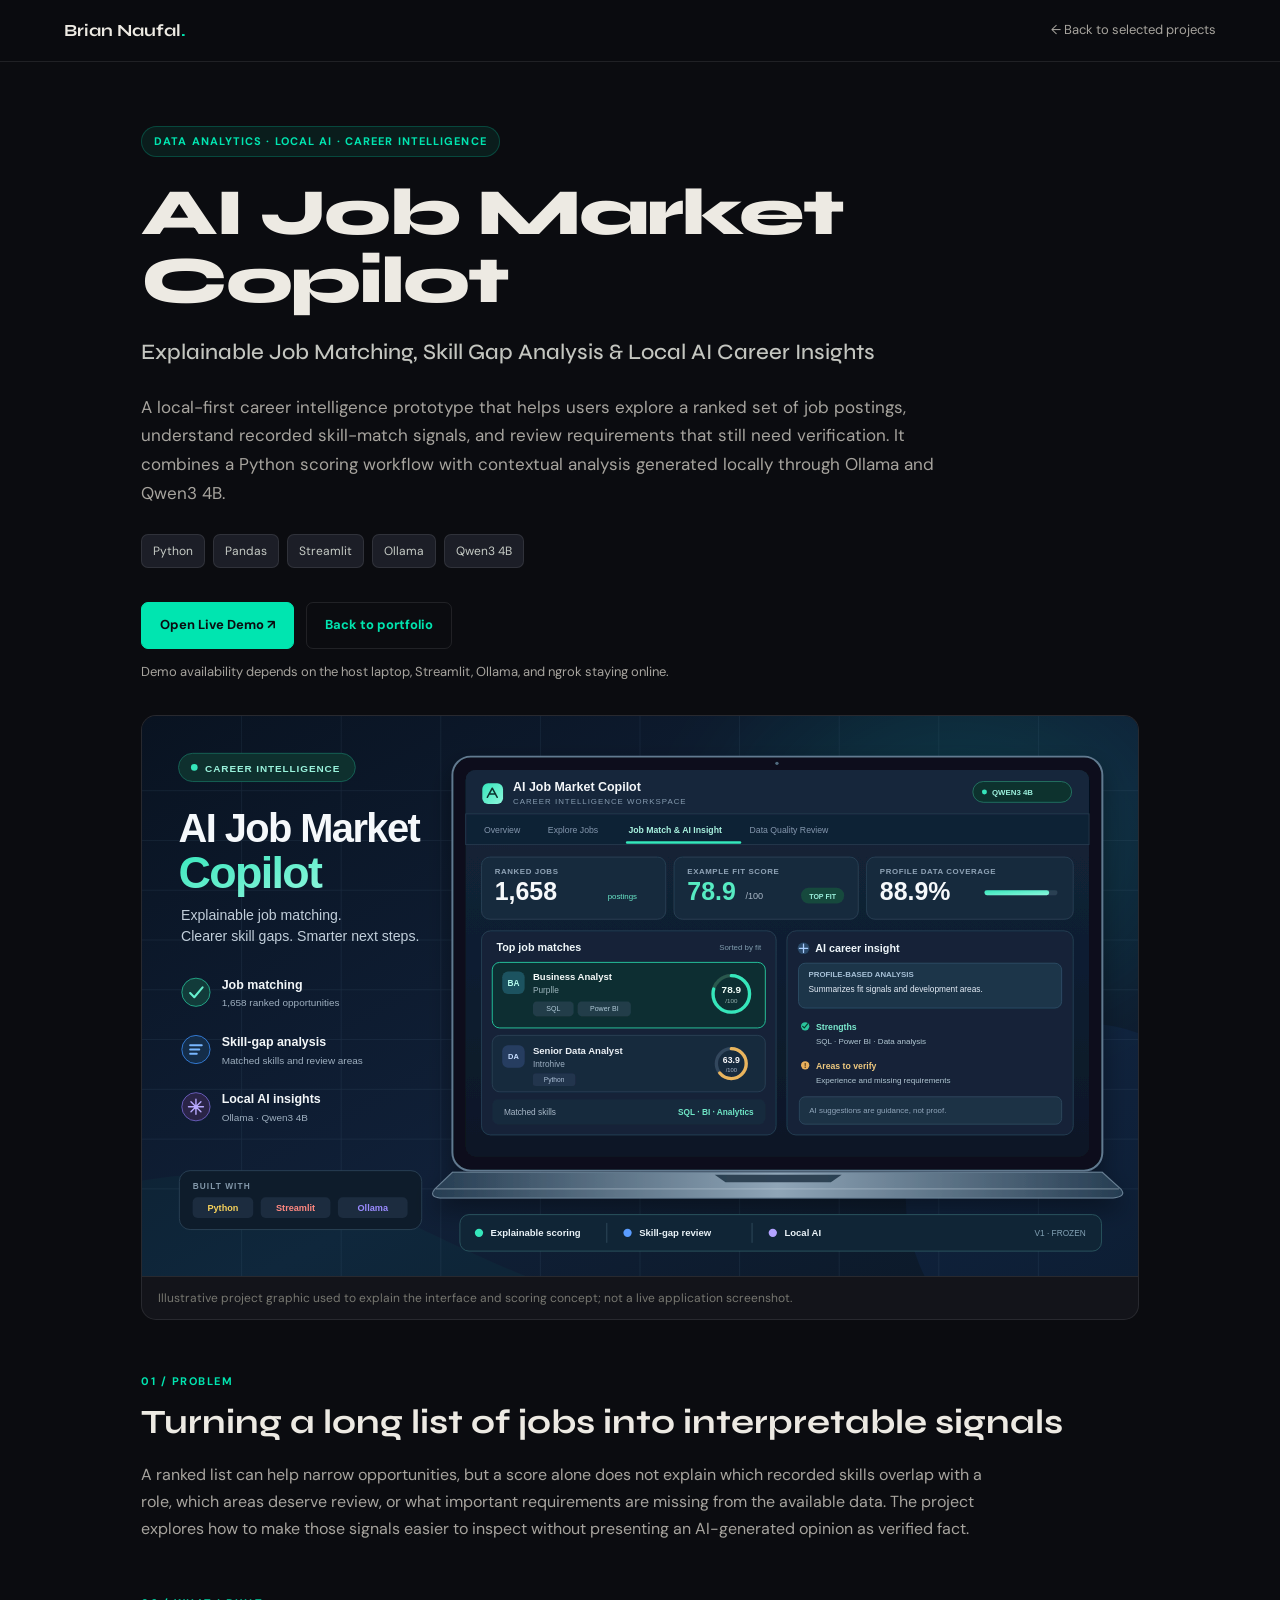
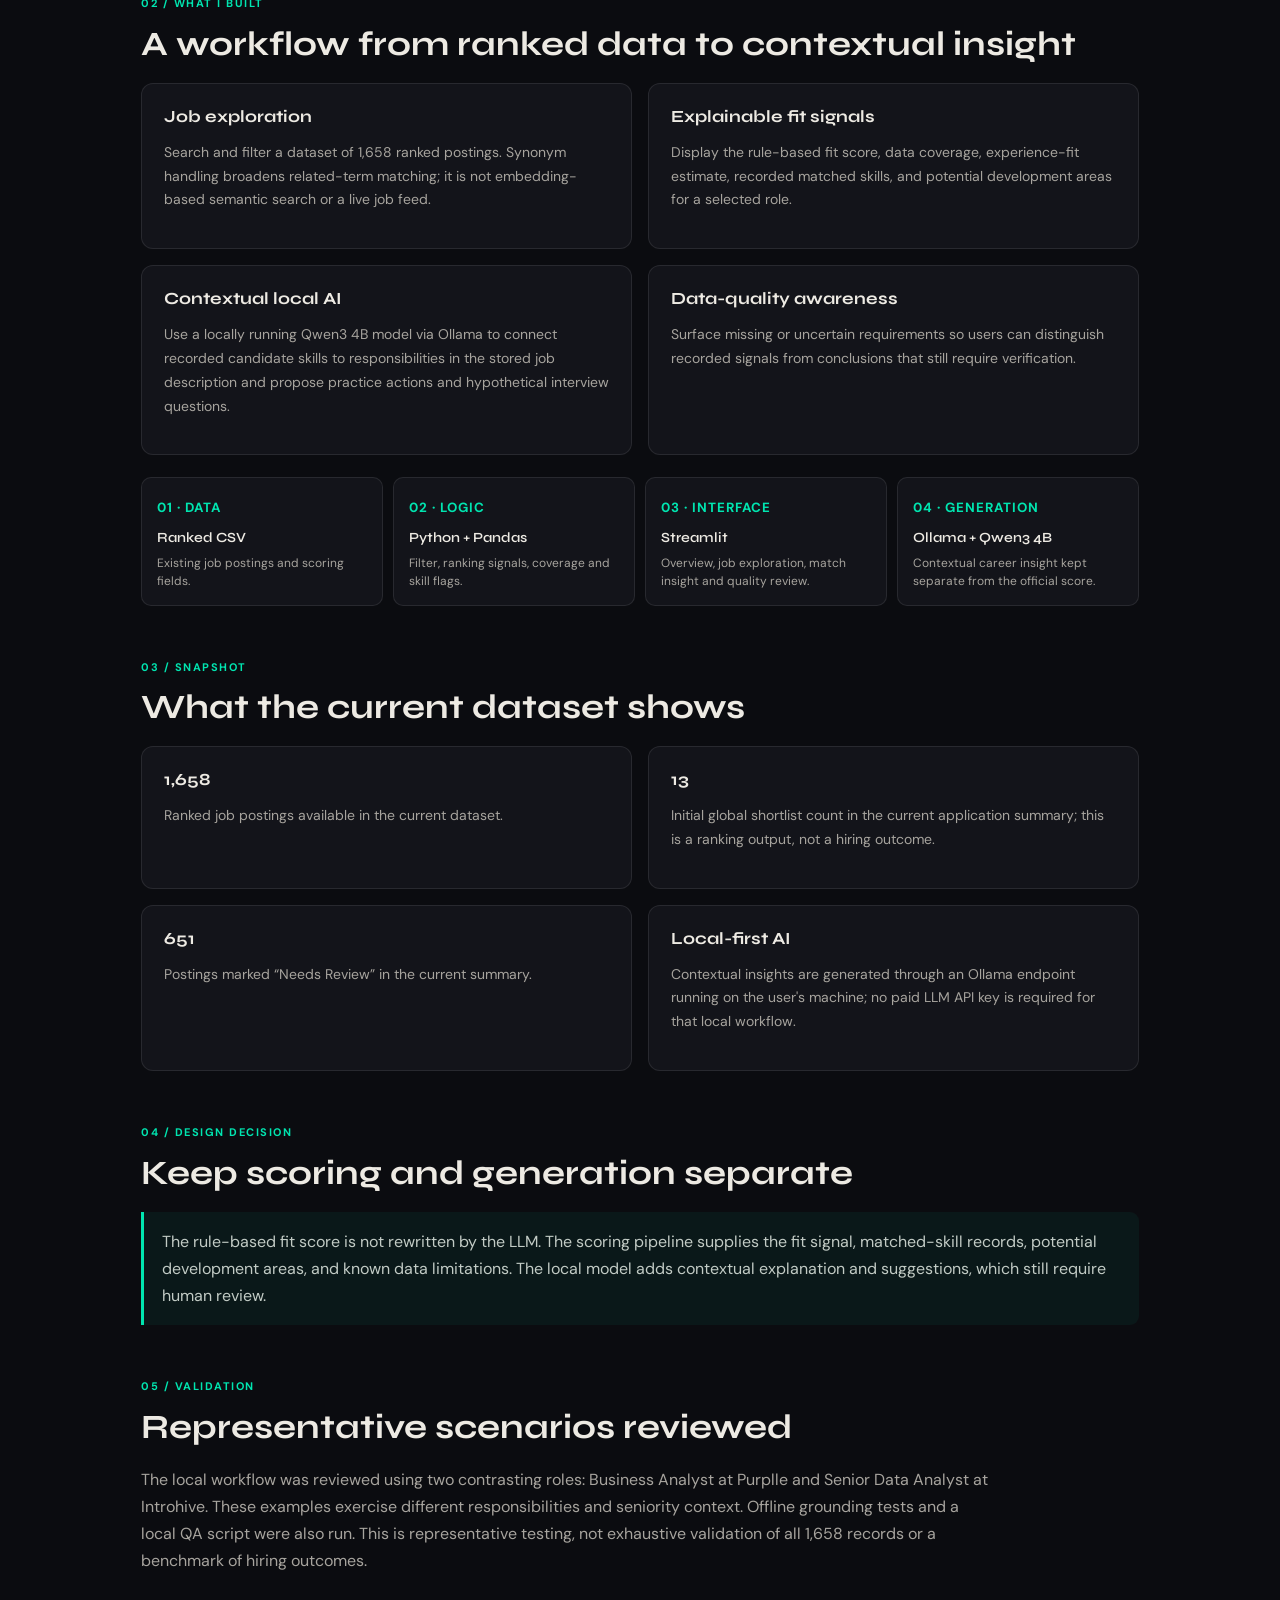
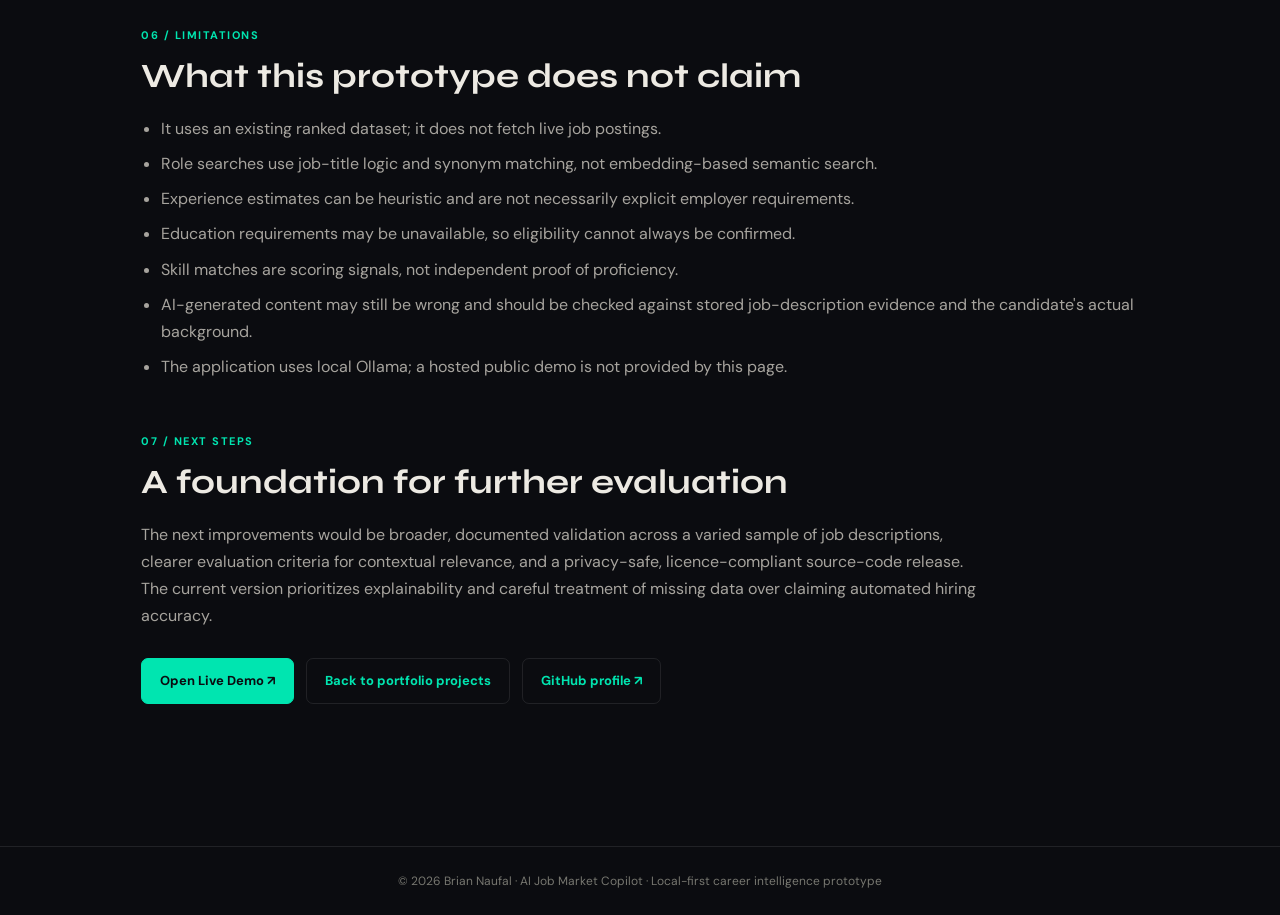
<file: ai-job-market-copilot.html>
<!doctype html>
<html lang="en">
<head>
<meta charset="utf-8">
<meta name="viewport" content="width=device-width, initial-scale=1">
<meta name="description" content="AI Job Market Copilot: explainable job matching, skill gap analysis, and contextual local AI career insights.">
<title>AI Job Market Copilot — Brian Naufal</title>
<link rel="preconnect" href="https://fonts.googleapis.com">
<link rel="preconnect" href="https://fonts.gstatic.com" crossorigin>
<link href="https://fonts.googleapis.com/css2?family=Syne:wght@400;500;600;700;800&family=DM+Sans:wght@300;400;500;600;700&display=swap" rel="stylesheet">
<style>
:root{--bg:#0b0c10;--bg2:#13141a;--bg3:#1c1e27;--accent:#00e5b0;--accent2:#ff6b4a;--text:#edeae3;--text2:#a7a49e;--muted:#777770;--border:rgba(255,255,255,.09);--font-head:'Syne',sans-serif;--font-body:'DM Sans',sans-serif}
*{box-sizing:border-box}html{scroll-behavior:smooth}body{margin:0;background:var(--bg);color:var(--text);font:16px/1.7 var(--font-body)}a{color:var(--accent);text-decoration:none}a:hover{color:#8affe2}nav{height:62px;position:sticky;top:0;z-index:5;display:flex;align-items:center;justify-content:space-between;padding:0 5vw;background:rgba(11,12,16,.92);backdrop-filter:blur(14px);border-bottom:1px solid var(--border)}.logo{font:700 17px var(--font-head);color:var(--text)}.logo span{color:var(--accent)}.nav-back{font-size:13px;color:var(--text2)}main{max-width:1050px;margin:auto;padding:64px 26px 90px}.eyebrow{display:inline-block;padding:5px 12px;border-radius:100px;background:rgba(0,229,176,.08);border:1px solid rgba(0,229,176,.22);color:var(--accent);font-size:11px;font-weight:700;letter-spacing:1.1px;text-transform:uppercase}.hero h1{font:800 clamp(38px,6vw,66px)/1.03 var(--font-head);letter-spacing:-2px;margin:22px 0 12px}.subtitle{font:500 clamp(17px,2vw,22px)/1.45 var(--font-head);color:#c4c6c0;max-width:830px}.lead{max-width:820px;color:var(--text2);font-size:17px;margin:24px 0}.tags{display:flex;gap:8px;flex-wrap:wrap;margin:26px 0 34px}.tag{padding:6px 11px;border:1px solid var(--border);border-radius:7px;background:var(--bg3);font-size:12px;color:#c6cbc5}.preview{border:1px solid var(--border);border-radius:15px;overflow:hidden;background:var(--bg2);margin:32px 0 48px}.preview img{display:block;width:100%;height:auto}.preview figcaption{padding:11px 16px;border-top:1px solid var(--border);font-size:12px;color:var(--muted)}section{margin:52px 0}.section-label{font-size:11px;text-transform:uppercase;letter-spacing:1.5px;color:var(--accent);font-weight:700}.section-title{font:700 clamp(25px,3vw,34px)/1.2 var(--font-head);margin:8px 0 18px}.body-copy{color:var(--text2);max-width:850px}.grid{display:grid;grid-template-columns:repeat(2,minmax(0,1fr));gap:16px}.card{background:var(--bg2);border:1px solid var(--border);border-radius:12px;padding:22px}.card h3{font:700 17px var(--font-head);margin:0 0 8px}.card p,.card li{color:var(--text2);font-size:14px}.card ul{padding-left:19px;margin:9px 0 0}.flow{display:grid;grid-template-columns:repeat(4,minmax(0,1fr));gap:10px;margin-top:22px}.step{background:var(--bg2);border:1px solid var(--border);border-radius:10px;padding:15px}.step small{color:var(--accent);text-transform:uppercase;letter-spacing:1px;font-weight:700}.step strong{display:block;font:600 14px var(--font-head);margin:8px 0}.step span{display:block;color:var(--text2);font-size:12px;line-height:1.5}.note{border-left:3px solid var(--accent);background:rgba(0,229,176,.055);padding:16px 18px;color:#c2cbc5;border-radius:0 9px 9px 0}.limit-list{color:var(--text2);padding-left:20px}.limit-list li{margin:8px 0}.actions{display:flex;gap:12px;flex-wrap:wrap;margin-top:28px}.button{display:inline-flex;padding:11px 18px;border-radius:7px;border:1px solid var(--border);font-weight:700;font-size:13px}.button.primary{background:var(--accent);color:#0b0c10;border-color:var(--accent)}footer{padding:24px 5vw;border-top:1px solid var(--border);color:var(--muted);font-size:12px;text-align:center}@media(max-width:700px){main{padding:45px 18px 65px}.grid{grid-template-columns:1fr}.flow{grid-template-columns:repeat(2,minmax(0,1fr))}nav{padding:0 18px}.nav-back{font-size:12px}}
</style>
</head>
<body>
<nav><a class="logo" href="index.html">Brian Naufal<span>.</span></a><a class="nav-back" href="index.html#projects">← Back to selected projects</a></nav>
<main>
<header class="hero">
<span class="eyebrow">Data Analytics · Local AI · Career Intelligence</span>
<h1>AI Job Market<br>Copilot</h1>
<p class="subtitle">Explainable Job Matching, Skill Gap Analysis &amp; Local AI Career Insights</p>
<p class="lead">A local-first career intelligence prototype that helps users explore a ranked set of job postings, understand recorded skill-match signals, and review requirements that still need verification. It combines a Python scoring workflow with contextual analysis generated locally through Ollama and Qwen3 4B.</p>
<div class="tags"><span class="tag">Python</span><span class="tag">Pandas</span><span class="tag">Streamlit</span><span class="tag">Ollama</span><span class="tag">Qwen3 4B</span></div>
<div class="actions"><a class="button primary" href="https://refinery-tableware-skintight.ngrok-free.dev" target="_blank" rel="noopener noreferrer">Open Live Demo ↗</a><a class="button" href="index.html#projects">Back to portfolio</a></div>
<p class="body-copy" style="font-size:13px;margin-top:12px">Demo availability depends on the host laptop, Streamlit, Ollama, and ngrok staying online.</p>
<figure class="preview"><img src="assets/project-thumbnails/ai-job-market-copilot.svg?v=2" alt="Illustrative AI Job Market Copilot interface graphic"><figcaption>Illustrative project graphic used to explain the interface and scoring concept; not a live application screenshot.</figcaption></figure>
</header>

<section>
<p class="section-label">01 / Problem</p><h2 class="section-title">Turning a long list of jobs into interpretable signals</h2>
<p class="body-copy">A ranked list can help narrow opportunities, but a score alone does not explain which recorded skills overlap with a role, which areas deserve review, or what important requirements are missing from the available data. The project explores how to make those signals easier to inspect without presenting an AI-generated opinion as verified fact.</p>
</section>

<section>
<p class="section-label">02 / What I built</p><h2 class="section-title">A workflow from ranked data to contextual insight</h2>
<div class="grid">
<article class="card"><h3>Job exploration</h3><p>Search and filter a dataset of 1,658 ranked postings. Synonym handling broadens related-term matching; it is not embedding-based semantic search or a live job feed.</p></article>
<article class="card"><h3>Explainable fit signals</h3><p>Display the rule-based fit score, data coverage, experience-fit estimate, recorded matched skills, and potential development areas for a selected role.</p></article>
<article class="card"><h3>Contextual local AI</h3><p>Use a locally running Qwen3 4B model via Ollama to connect recorded candidate skills to responsibilities in the stored job description and propose practice actions and hypothetical interview questions.</p></article>
<article class="card"><h3>Data-quality awareness</h3><p>Surface missing or uncertain requirements so users can distinguish recorded signals from conclusions that still require verification.</p></article>
</div>
<div class="flow">
<div class="step"><small>01 · Data</small><strong>Ranked CSV</strong><span>Existing job postings and scoring fields.</span></div>
<div class="step"><small>02 · Logic</small><strong>Python + Pandas</strong><span>Filter, ranking signals, coverage and skill flags.</span></div>
<div class="step"><small>03 · Interface</small><strong>Streamlit</strong><span>Overview, job exploration, match insight and quality review.</span></div>
<div class="step"><small>04 · Generation</small><strong>Ollama + Qwen3 4B</strong><span>Contextual career insight kept separate from the official score.</span></div>
</div>
</section>

<section>
<p class="section-label">03 / Snapshot</p><h2 class="section-title">What the current dataset shows</h2>
<div class="grid">
<article class="card"><h3>1,658</h3><p>Ranked job postings available in the current dataset.</p></article>
<article class="card"><h3>13</h3><p>Initial global shortlist count in the current application summary; this is a ranking output, not a hiring outcome.</p></article>
<article class="card"><h3>651</h3><p>Postings marked “Needs Review” in the current summary.</p></article>
<article class="card"><h3>Local-first AI</h3><p>Contextual insights are generated through an Ollama endpoint running on the user's machine; no paid LLM API key is required for that local workflow.</p></article>
</div>
</section>

<section>
<p class="section-label">04 / Design decision</p><h2 class="section-title">Keep scoring and generation separate</h2>
<div class="note">The rule-based fit score is not rewritten by the LLM. The scoring pipeline supplies the fit signal, matched-skill records, potential development areas, and known data limitations. The local model adds contextual explanation and suggestions, which still require human review.</div>
</section>

<section>
<p class="section-label">05 / Validation</p><h2 class="section-title">Representative scenarios reviewed</h2>
<p class="body-copy">The local workflow was reviewed using two contrasting roles: Business Analyst at Purplle and Senior Data Analyst at Introhive. These examples exercise different responsibilities and seniority context. Offline grounding tests and a local QA script were also run. This is representative testing, not exhaustive validation of all 1,658 records or a benchmark of hiring outcomes.</p>
</section>

<section>
<p class="section-label">06 / Limitations</p><h2 class="section-title">What this prototype does not claim</h2>
<ul class="limit-list">
<li>It uses an existing ranked dataset; it does not fetch live job postings.</li>
<li>Role searches use job-title logic and synonym matching, not embedding-based semantic search.</li>
<li>Experience estimates can be heuristic and are not necessarily explicit employer requirements.</li>
<li>Education requirements may be unavailable, so eligibility cannot always be confirmed.</li>
<li>Skill matches are scoring signals, not independent proof of proficiency.</li>
<li>AI-generated content may still be wrong and should be checked against stored job-description evidence and the candidate's actual background.</li>
<li>The application uses local Ollama; a hosted public demo is not provided by this page.</li>
</ul>
</section>

<section>
<p class="section-label">07 / Next steps</p><h2 class="section-title">A foundation for further evaluation</h2>
<p class="body-copy">The next improvements would be broader, documented validation across a varied sample of job descriptions, clearer evaluation criteria for contextual relevance, and a privacy-safe, licence-compliant source-code release. The current version prioritizes explainability and careful treatment of missing data over claiming automated hiring accuracy.</p>
<div class="actions"><a class="button primary" href="https://refinery-tableware-skintight.ngrok-free.dev" target="_blank" rel="noopener noreferrer">Open Live Demo ↗</a><a class="button" href="index.html#projects">Back to portfolio projects</a><a class="button" href="https://github.com/briannaufal211" target="_blank" rel="noopener noreferrer">GitHub profile ↗</a></div>
</section>
</main>
<footer>© 2026 Brian Naufal · AI Job Market Copilot · Local-first career intelligence prototype</footer>
</body>
</html>
</file>
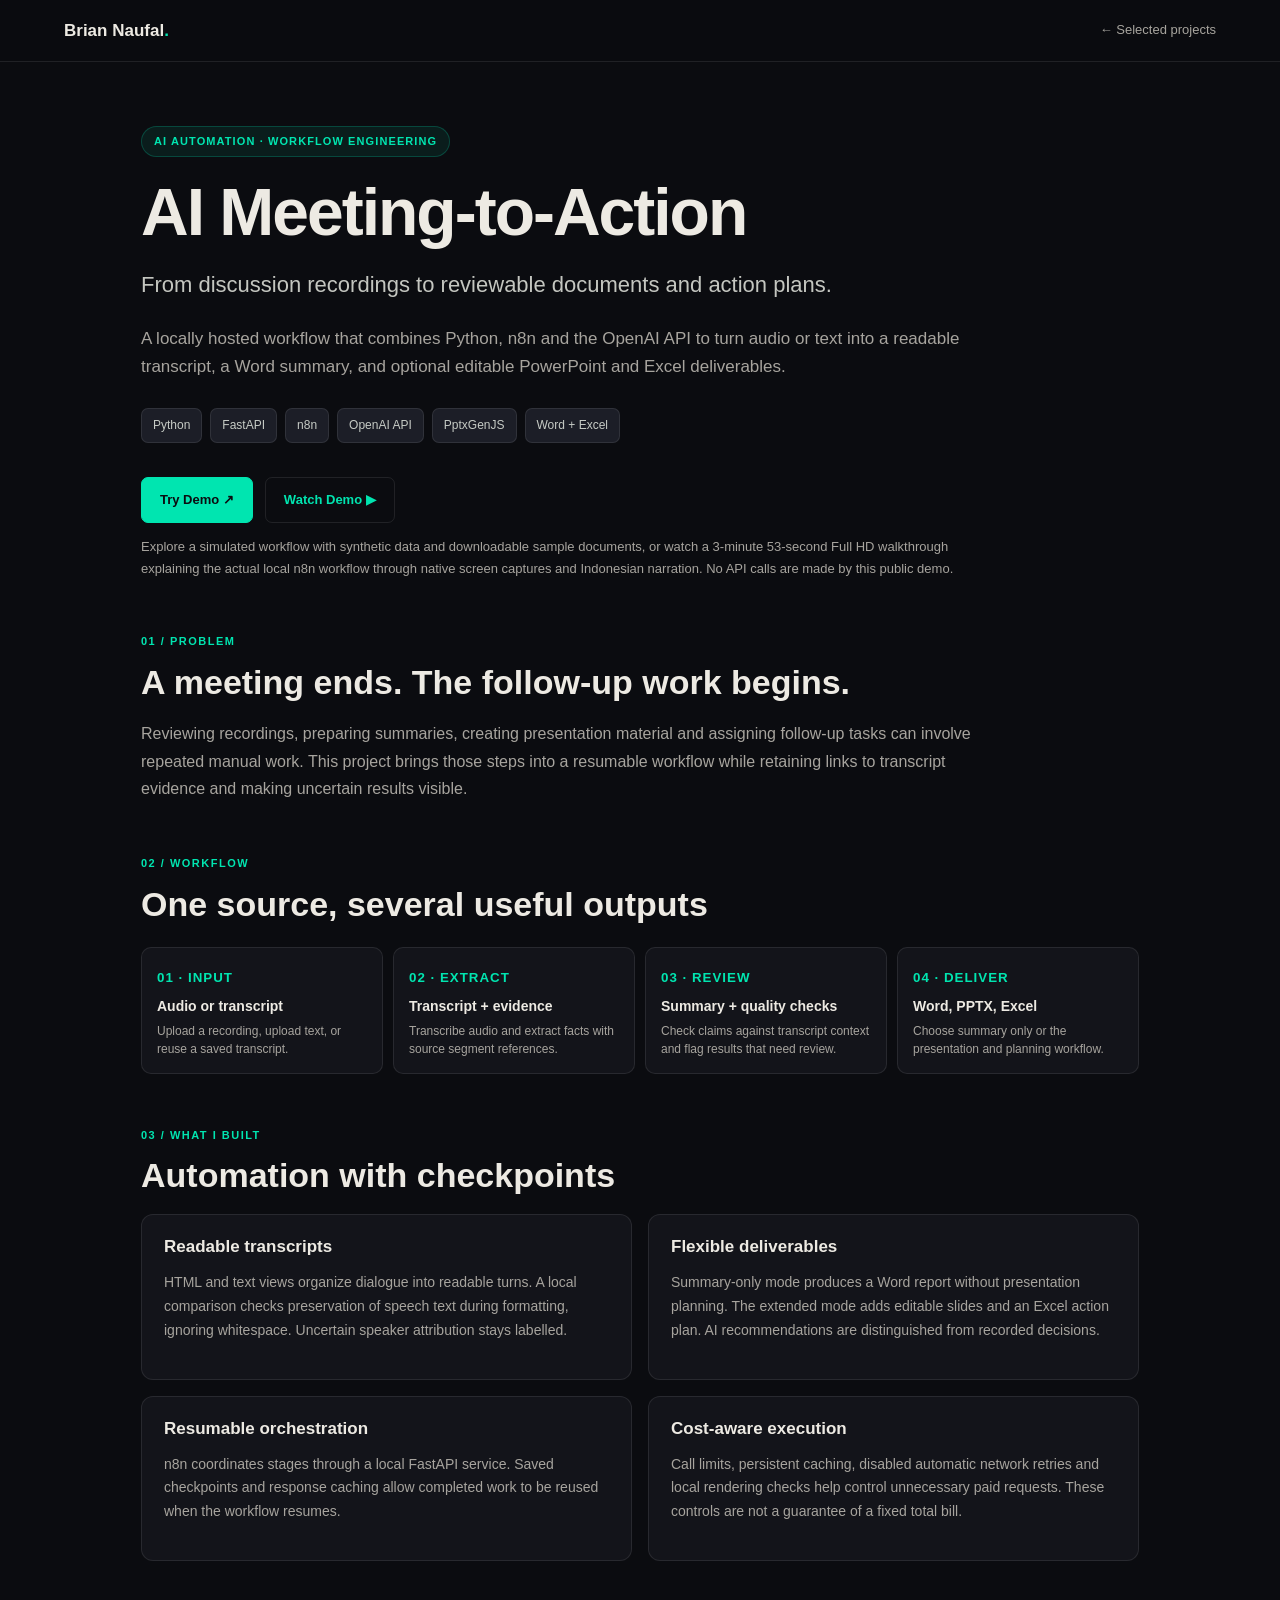
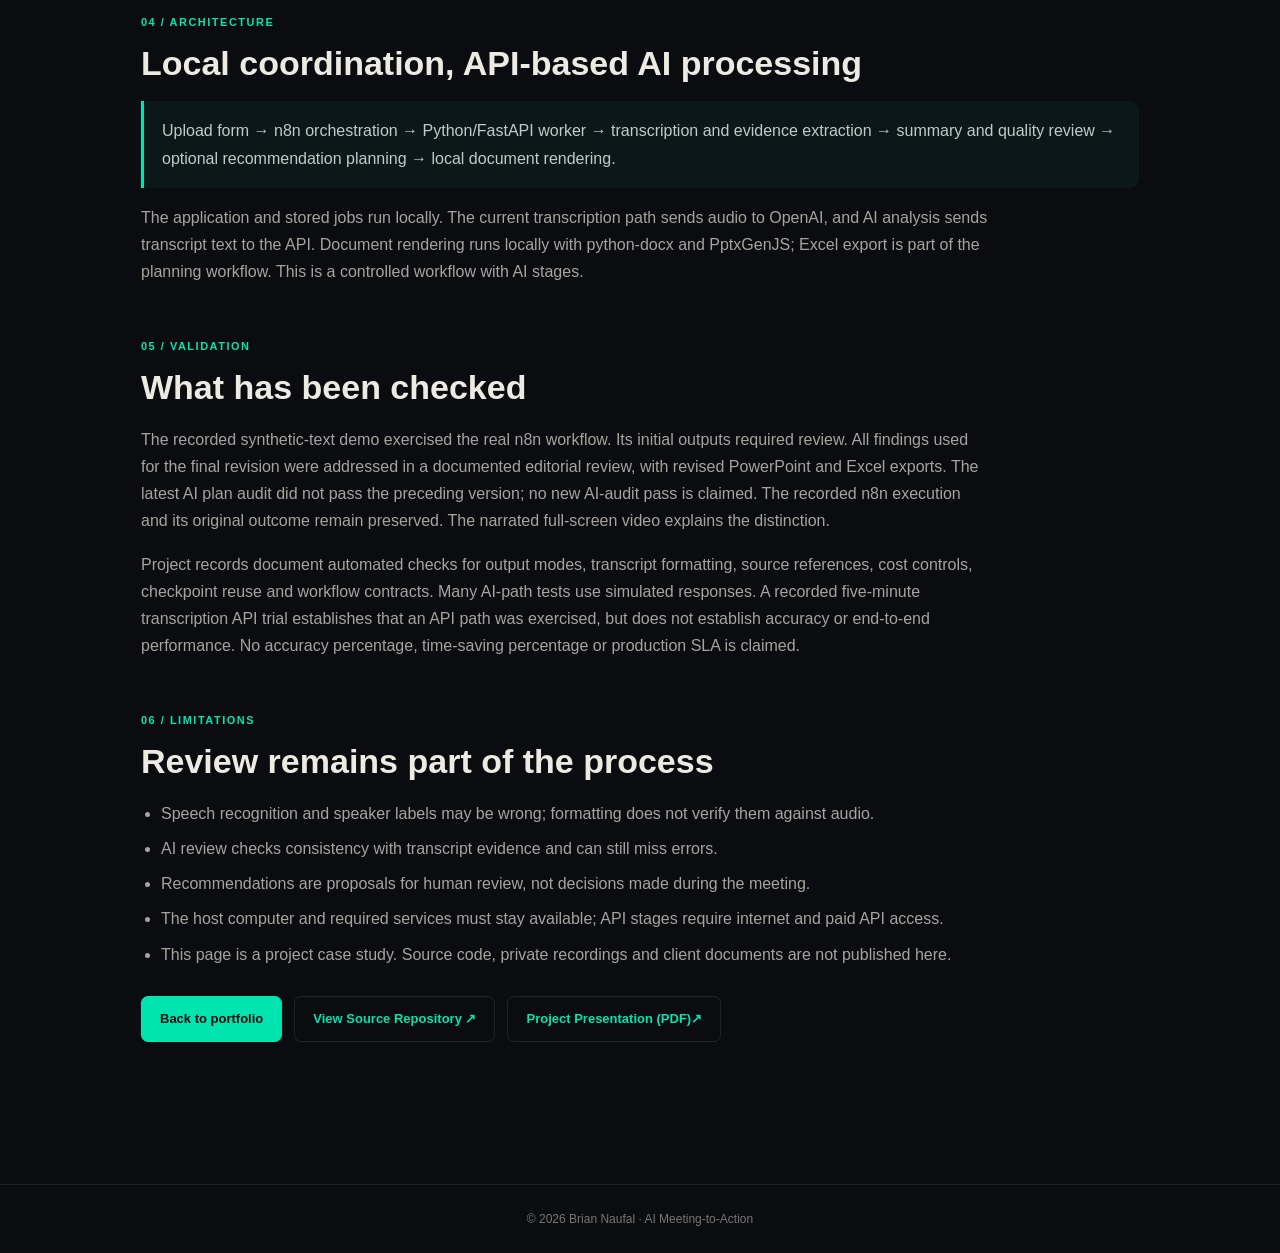
<file: ai-meeting-to-action.html>
<!doctype html><html lang="en"><head><meta charset="utf-8"><meta name="viewport" content="width=device-width, initial-scale=1"><meta name="description" content="AI Meeting-to-Action: Python and n8n automation for transcripts, Word summaries, editable presentations and Excel action plans."><title>AI Meeting-to-Action — Brian Naufal</title><style>
:root{--bg:#0b0c10;--bg2:#13141a;--bg3:#1c1e27;--accent:#00e5b0;--accent2:#ff6b4a;--text:#edeae3;--text2:#a7a49e;--muted:#777770;--border:rgba(255,255,255,.09);--font-head:'Syne',sans-serif;--font-body:'DM Sans',sans-serif}
*{box-sizing:border-box}html{scroll-behavior:smooth}body{margin:0;background:var(--bg);color:var(--text);font:16px/1.7 var(--font-body)}a{color:var(--accent);text-decoration:none}a:hover{color:#8affe2}nav{height:62px;position:sticky;top:0;z-index:5;display:flex;align-items:center;justify-content:space-between;padding:0 5vw;background:rgba(11,12,16,.92);backdrop-filter:blur(14px);border-bottom:1px solid var(--border)}.logo{font:700 17px var(--font-head);color:var(--text)}.logo span{color:var(--accent)}.nav-back{font-size:13px;color:var(--text2)}main{max-width:1050px;margin:auto;padding:64px 26px 90px}.eyebrow{display:inline-block;padding:5px 12px;border-radius:100px;background:rgba(0,229,176,.08);border:1px solid rgba(0,229,176,.22);color:var(--accent);font-size:11px;font-weight:700;letter-spacing:1.1px;text-transform:uppercase}.hero h1{font:800 clamp(38px,6vw,66px)/1.03 var(--font-head);letter-spacing:-2px;margin:22px 0 12px}.subtitle{font:500 clamp(17px,2vw,22px)/1.45 var(--font-head);color:#c4c6c0;max-width:830px}.lead{max-width:820px;color:var(--text2);font-size:17px;margin:24px 0}.tags{display:flex;gap:8px;flex-wrap:wrap;margin:26px 0 34px}.tag{padding:6px 11px;border:1px solid var(--border);border-radius:7px;background:var(--bg3);font-size:12px;color:#c6cbc5}.preview{border:1px solid var(--border);border-radius:15px;overflow:hidden;background:var(--bg2);margin:32px 0 48px}.preview img{display:block;width:100%;height:auto}.preview figcaption{padding:11px 16px;border-top:1px solid var(--border);font-size:12px;color:var(--muted)}section{margin:52px 0}.section-label{font-size:11px;text-transform:uppercase;letter-spacing:1.5px;color:var(--accent);font-weight:700}.section-title{font:700 clamp(25px,3vw,34px)/1.2 var(--font-head);margin:8px 0 18px}.body-copy{color:var(--text2);max-width:850px}.grid{display:grid;grid-template-columns:repeat(2,minmax(0,1fr));gap:16px}.card{background:var(--bg2);border:1px solid var(--border);border-radius:12px;padding:22px}.card h3{font:700 17px var(--font-head);margin:0 0 8px}.card p,.card li{color:var(--text2);font-size:14px}.card ul{padding-left:19px;margin:9px 0 0}.flow{display:grid;grid-template-columns:repeat(4,minmax(0,1fr));gap:10px;margin-top:22px}.step{background:var(--bg2);border:1px solid var(--border);border-radius:10px;padding:15px}.step small{color:var(--accent);text-transform:uppercase;letter-spacing:1px;font-weight:700}.step strong{display:block;font:600 14px var(--font-head);margin:8px 0}.step span{display:block;color:var(--text2);font-size:12px;line-height:1.5}.note{border-left:3px solid var(--accent);background:rgba(0,229,176,.055);padding:16px 18px;color:#c2cbc5;border-radius:0 9px 9px 0}.limit-list{color:var(--text2);padding-left:20px}.limit-list li{margin:8px 0}.actions{display:flex;gap:12px;flex-wrap:wrap;margin-top:28px}.button{display:inline-flex;padding:11px 18px;border-radius:7px;border:1px solid var(--border);font-weight:700;font-size:13px}.button.primary{background:var(--accent);color:#0b0c10;border-color:var(--accent)}footer{padding:24px 5vw;border-top:1px solid var(--border);color:var(--muted);font-size:12px;text-align:center}@media(max-width:700px){main{padding:45px 18px 65px}.grid{grid-template-columns:1fr}.flow{grid-template-columns:repeat(2,minmax(0,1fr))}nav{padding:0 18px}.nav-back{font-size:12px}}
</style></head><body><nav><a class="logo" href="index.html">Brian Naufal<span>.</span></a><a class="nav-back" href="index.html#projects">← Selected projects</a></nav>
<main><header class="hero"><span class="eyebrow">AI Automation · Workflow Engineering</span><h1>AI Meeting-to-Action</h1><p class="subtitle">From discussion recordings to reviewable documents and action plans.</p><p class="lead">A locally hosted workflow that combines Python, n8n and the OpenAI API to turn audio or text into a readable transcript, a Word summary, and optional editable PowerPoint and Excel deliverables.</p><div class="tags"><span class="tag">Python</span><span class="tag">FastAPI</span><span class="tag">n8n</span><span class="tag">OpenAI API</span><span class="tag">PptxGenJS</span><span class="tag">Word + Excel</span></div><div class="actions"><a class="button primary" href="demo.html">Try Demo ↗</a><a class="button" href="watch-demo.html">Watch Demo ▶</a></div><p class="body-copy" style="font-size:13px">Explore a simulated workflow with synthetic data and downloadable sample documents, or watch a 3-minute 53-second Full HD walkthrough explaining the actual local n8n workflow through native screen captures and Indonesian narration. No API calls are made by this public demo.</p></header>
<section><p class="section-label">01 / Problem</p><h2 class="section-title">A meeting ends. The follow-up work begins.</h2><p class="body-copy">Reviewing recordings, preparing summaries, creating presentation material and assigning follow-up tasks can involve repeated manual work. This project brings those steps into a resumable workflow while retaining links to transcript evidence and making uncertain results visible.</p></section>
<section><p class="section-label">02 / Workflow</p><h2 class="section-title">One source, several useful outputs</h2><div class="flow">
<div class="step"><small>01 · Input</small><strong>Audio or transcript</strong><span>Upload a recording, upload text, or reuse a saved transcript.</span></div>
<div class="step"><small>02 · Extract</small><strong>Transcript + evidence</strong><span>Transcribe audio and extract facts with source segment references.</span></div>
<div class="step"><small>03 · Review</small><strong>Summary + quality checks</strong><span>Check claims against transcript context and flag results that need review.</span></div>
<div class="step"><small>04 · Deliver</small><strong>Word, PPTX, Excel</strong><span>Choose summary only or the presentation and planning workflow.</span></div></div></section>
<section><p class="section-label">03 / What I built</p><h2 class="section-title">Automation with checkpoints</h2><div class="grid">
<article class="card"><h3>Readable transcripts</h3><p>HTML and text views organize dialogue into readable turns. A local comparison checks preservation of speech text during formatting, ignoring whitespace. Uncertain speaker attribution stays labelled.</p></article>
<article class="card"><h3>Flexible deliverables</h3><p>Summary-only mode produces a Word report without presentation planning. The extended mode adds editable slides and an Excel action plan. AI recommendations are distinguished from recorded decisions.</p></article>
<article class="card"><h3>Resumable orchestration</h3><p>n8n coordinates stages through a local FastAPI service. Saved checkpoints and response caching allow completed work to be reused when the workflow resumes.</p></article>
<article class="card"><h3>Cost-aware execution</h3><p>Call limits, persistent caching, disabled automatic network retries and local rendering checks help control unnecessary paid requests. These controls are not a guarantee of a fixed total bill.</p></article></div></section>
<section><p class="section-label">04 / Architecture</p><h2 class="section-title">Local coordination, API-based AI processing</h2><div class="note">Upload form → n8n orchestration → Python/FastAPI worker → transcription and evidence extraction → summary and quality review → optional recommendation planning → local document rendering.</div><p class="body-copy">The application and stored jobs run locally. The current transcription path sends audio to OpenAI, and AI analysis sends transcript text to the API. Document rendering runs locally with python-docx and PptxGenJS; Excel export is part of the planning workflow. This is a controlled workflow with AI stages.</p></section>
<section><p class="section-label">05 / Validation</p><h2 class="section-title">What has been checked</h2><p class="body-copy">The recorded synthetic-text demo exercised the real n8n workflow. Its initial outputs required review. All findings used for the final revision were addressed in a documented editorial review, with revised PowerPoint and Excel exports. The latest AI plan audit did not pass the preceding version; no new AI-audit pass is claimed. The recorded n8n execution and its original outcome remain preserved. The narrated full-screen video explains the distinction.</p><p class="body-copy">Project records document automated checks for output modes, transcript formatting, source references, cost controls, checkpoint reuse and workflow contracts. Many AI-path tests use simulated responses. A recorded five-minute transcription API trial establishes that an API path was exercised, but does not establish accuracy or end-to-end performance. No accuracy percentage, time-saving percentage or production SLA is claimed.</p></section>
<section><p class="section-label">06 / Limitations</p><h2 class="section-title">Review remains part of the process</h2><ul class="limit-list"><li>Speech recognition and speaker labels may be wrong; formatting does not verify them against audio.</li><li>AI review checks consistency with transcript evidence and can still miss errors.</li><li>Recommendations are proposals for human review, not decisions made during the meeting.</li><li>The host computer and required services must stay available; API stages require internet and paid API access.</li><li>This page is a project case study. Source code, private recordings and client documents are not published here.</li></ul><div class="actions"><a class="button primary" href="index.html#projects">Back to portfolio</a><a class="button" href="https://github.com/briannaufal211/AI-Meeting-to-Action" target="_blank" rel="noopener noreferrer">View Source Repository ↗</a><a class="button" href="assets/project-documents/AI-Meeting-to-Action_LinkedIn.pdf" target="_blank" rel="noopener noreferrer">Project Presentation (PDF) <span aria-hidden="true">↗</span></a></div></section></main><footer>© 2026 Brian Naufal · AI Meeting-to-Action</footer></body></html>
</file>
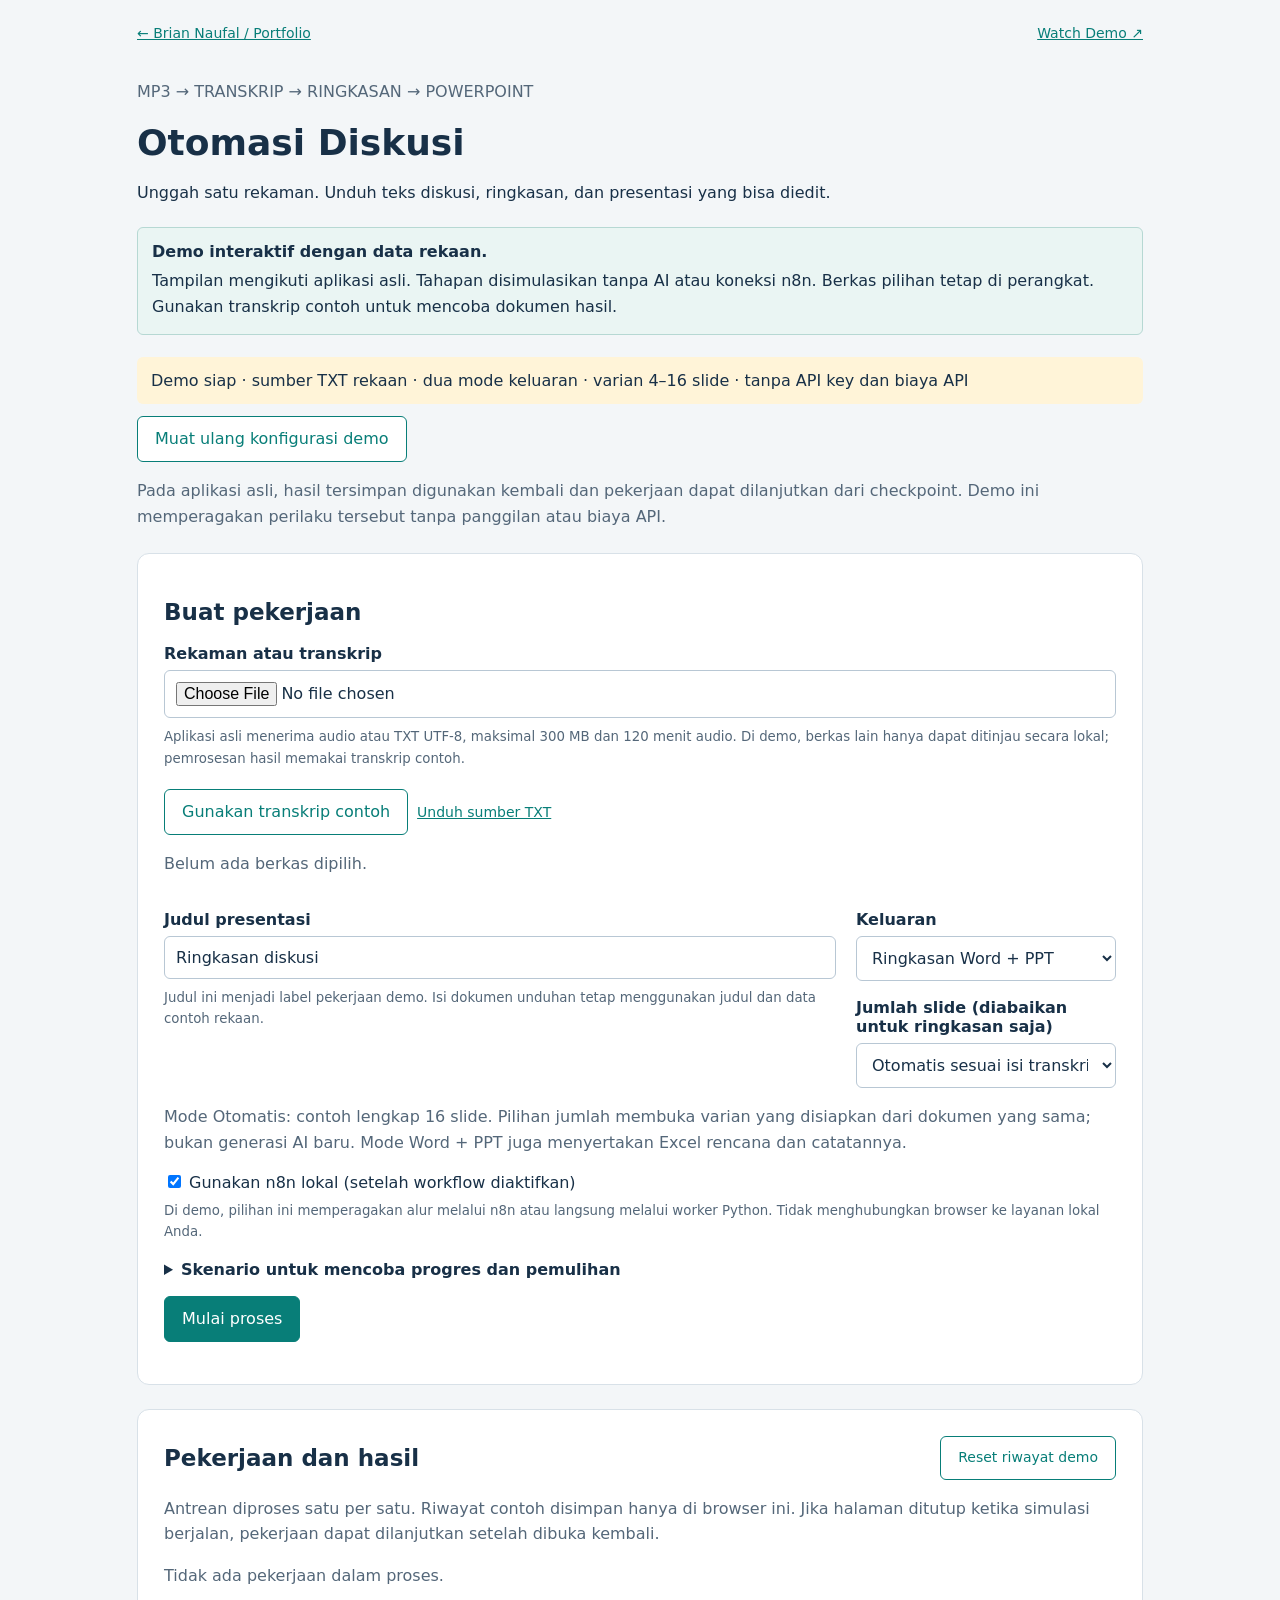
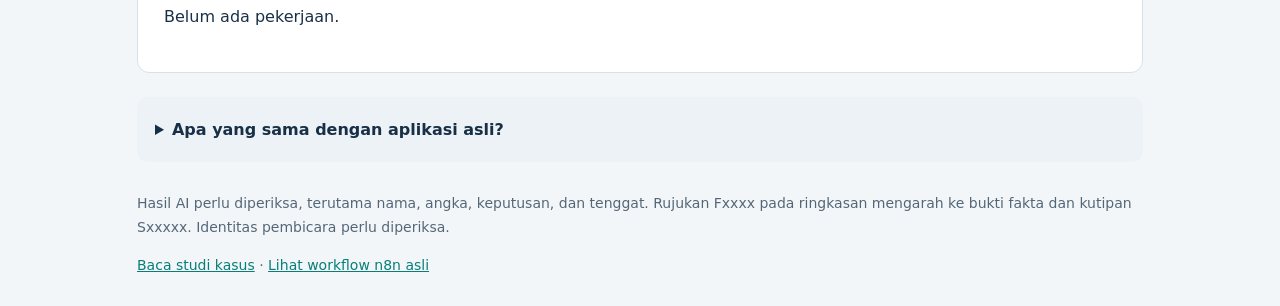
<file: demo.html>
<!doctype html>
<html lang="id"><head><meta charset="utf-8"><meta name="viewport" content="width=device-width,initial-scale=1"><meta name="description" content="Coba tampilan dan alur aplikasi Otomasi Diskusi dengan masukan, antrean, checkpoint, dokumen hasil dan bukti sumber rekaan."><title>Try Demo — Otomasi Diskusi</title><link rel="stylesheet" href="demo-app.css"></head><body>
<nav class="portfolio-nav" aria-label="Portofolio"><a href="index.html#projects">← Brian Naufal / Portfolio</a><a href="watch-demo.html">Watch Demo ↗</a></nav>
<header><p class="muted">MP3 → TRANSKRIP → RINGKASAN → POWERPOINT</p><h1>Otomasi Diskusi</h1><p>Unggah satu rekaman. Unduh teks diskusi, ringkasan, dan presentasi yang bisa diedit.</p></header>
<div class="notice demo-notice"><strong>Demo interaktif dengan data rekaan.</strong><p>Tampilan mengikuti aplikasi asli. Tahapan disimulasikan tanpa AI atau koneksi n8n. Berkas pilihan tetap di perangkat. Gunakan transkrip contoh untuk mencoba dokumen hasil.</p></div>
<div id="health" class="notice" role="status" aria-live="polite">Memuat data contoh…</div><button id="reload-config" type="button" class="outline">Muat ulang konfigurasi demo</button>
<p class="muted">Pada aplikasi asli, hasil tersimpan digunakan kembali dan pekerjaan dapat dilanjutkan dari checkpoint. Demo ini memperagakan perilaku tersebut tanpa panggilan atau biaya API.</p>
<main><section aria-labelledby="create-heading"><h2 id="create-heading">Buat pekerjaan</h2><form id="upload">
<label for="file">Rekaman atau transkrip</label><input id="file" name="file" type="file" accept=".mp3,.wav,.m4a,.mp4,.webm,.ogg,.flac,.txt" aria-describedby="file-help source-status">
<small id="file-help">Aplikasi asli menerima audio atau TXT UTF-8, maksimal 300 MB dan 120 menit audio. Di demo, berkas lain hanya dapat ditinjau secara lokal; pemrosesan hasil memakai transkrip contoh.</small>
<button id="use-example" type="button" class="outline">Gunakan transkrip contoh</button><a href="assets/demo/n8n-transkrip-rekaan.txt" class="text-link" download>Unduh sumber TXT</a><p id="source-status" class="muted" role="status">Belum ada berkas dipilih.</p>
<details id="source-preview" hidden><summary>Lihat masukan yang dipilih</summary><pre id="source-text"></pre><audio id="audio-preview" controls preload="metadata" hidden></audio></details>
<div class="row"><div><label for="title">Judul presentasi</label><input id="title" name="title" value="Ringkasan diskusi" maxlength="180" required><small>Judul ini menjadi label pekerjaan demo. Isi dokumen unduhan tetap menggunakan judul dan data contoh rekaan.</small></div><div>
<label for="output-mode">Keluaran</label><select id="output-mode" name="output_mode"><option value="summary_only">Ringkasan Word saja</option><option value="summary_ppt" selected>Ringkasan Word + PPT</option></select><label for="count">Jumlah slide (diabaikan untuk ringkasan saja)</label><select id="count" name="slide_count"><option value="0" selected>Otomatis sesuai isi transkrip</option><option>4</option><option>6</option><option>8</option><option>10</option><option>12</option><option>16</option></select></div></div>
<p id="slide-mode-help" class="muted"></p><label class="check"><input id="via-n8n" type="checkbox" checked>Gunakan n8n lokal (setelah workflow diaktifkan)</label><small>Di demo, pilihan ini memperagakan alur melalui n8n atau langsung melalui worker Python. Tidak menghubungkan browser ke layanan lokal Anda.</small>
<details class="scenario"><summary>Skenario untuk mencoba progres dan pemulihan</summary><label for="scenario">Skenario demo</label><select id="scenario"><option value="normal">Alur normal</option><option value="interrupted">Gangguan sementara → lanjutkan dari checkpoint</option><option value="review">Hasil memerlukan tinjauan</option></select><p class="muted">Waktu tunggu dipersingkat untuk demonstrasi; bukan ukuran kecepatan aplikasi asli.</p></details>
<button id="submit" type="submit" disabled>Mulai proses</button><p id="error" role="alert"></p></form></section>
<section aria-labelledby="jobs-heading"><div class="section-head"><h2 id="jobs-heading">Pekerjaan dan hasil</h2><button id="clear-history" type="button" class="outline">Reset riwayat demo</button></div><p class="muted">Antrean diproses satu per satu. Riwayat contoh disimpan hanya di browser ini. Jika halaman ditutup ketika simulasi berjalan, pekerjaan dapat dilanjutkan setelah dibuka kembali.</p><p id="queue-status" class="muted" role="status" aria-live="polite"></p><div id="jobs">Belum ada pekerjaan.</div></section>
<details class="comparison"><summary>Apa yang sama dengan aplikasi asli?</summary><ul><li>Tampilan formulir, format masukan, judul, dua mode keluaran, jumlah slide dan pilihan n8n.</li><li>Antrean satu per satu, progres per tahap, checkpoint, status perlu tinjauan, dan fungsi lanjutkan.</li><li>Tautan transkrip, ringkasan Word, PowerPoint, Action Plan Excel, catatan kualitas, bukti fakta, dan paket ZIP.</li></ul><p>Yang berbeda: situs publik ini memakai data dan dokumen contoh tersimpan. Unggahan bebas, transkripsi, analisis AI, konfigurasi model dan koneksi n8n sungguhan memerlukan aplikasi lokal. Tidak ada API key yang diminta atau ditanamkan di halaman ini.</p></details></main>
<footer>Hasil AI perlu diperiksa, terutama nama, angka, keputusan, dan tenggat. Rujukan Fxxxx pada ringkasan mengarah ke bukti fakta dan kutipan Sxxxxx. Identitas pembicara perlu diperiksa.<p><a href="ai-meeting-to-action.html">Baca studi kasus</a> · <a href="watch-demo.html">Lihat workflow n8n asli</a></p></footer>
<dialog id="viewer" aria-labelledby="viewer-title"><div class="dialog-head"><h2 id="viewer-title">Hasil contoh</h2><button id="close-viewer" type="button" class="outline">Tutup</button></div><p id="viewer-context" class="muted"></p><div id="view-tabs" class="tabs" role="tablist" aria-label="Jenis hasil"></div><div id="view-content" role="tabpanel" tabindex="0"></div></dialog><script src="demo-app.js" defer></script></body></html>
</file>
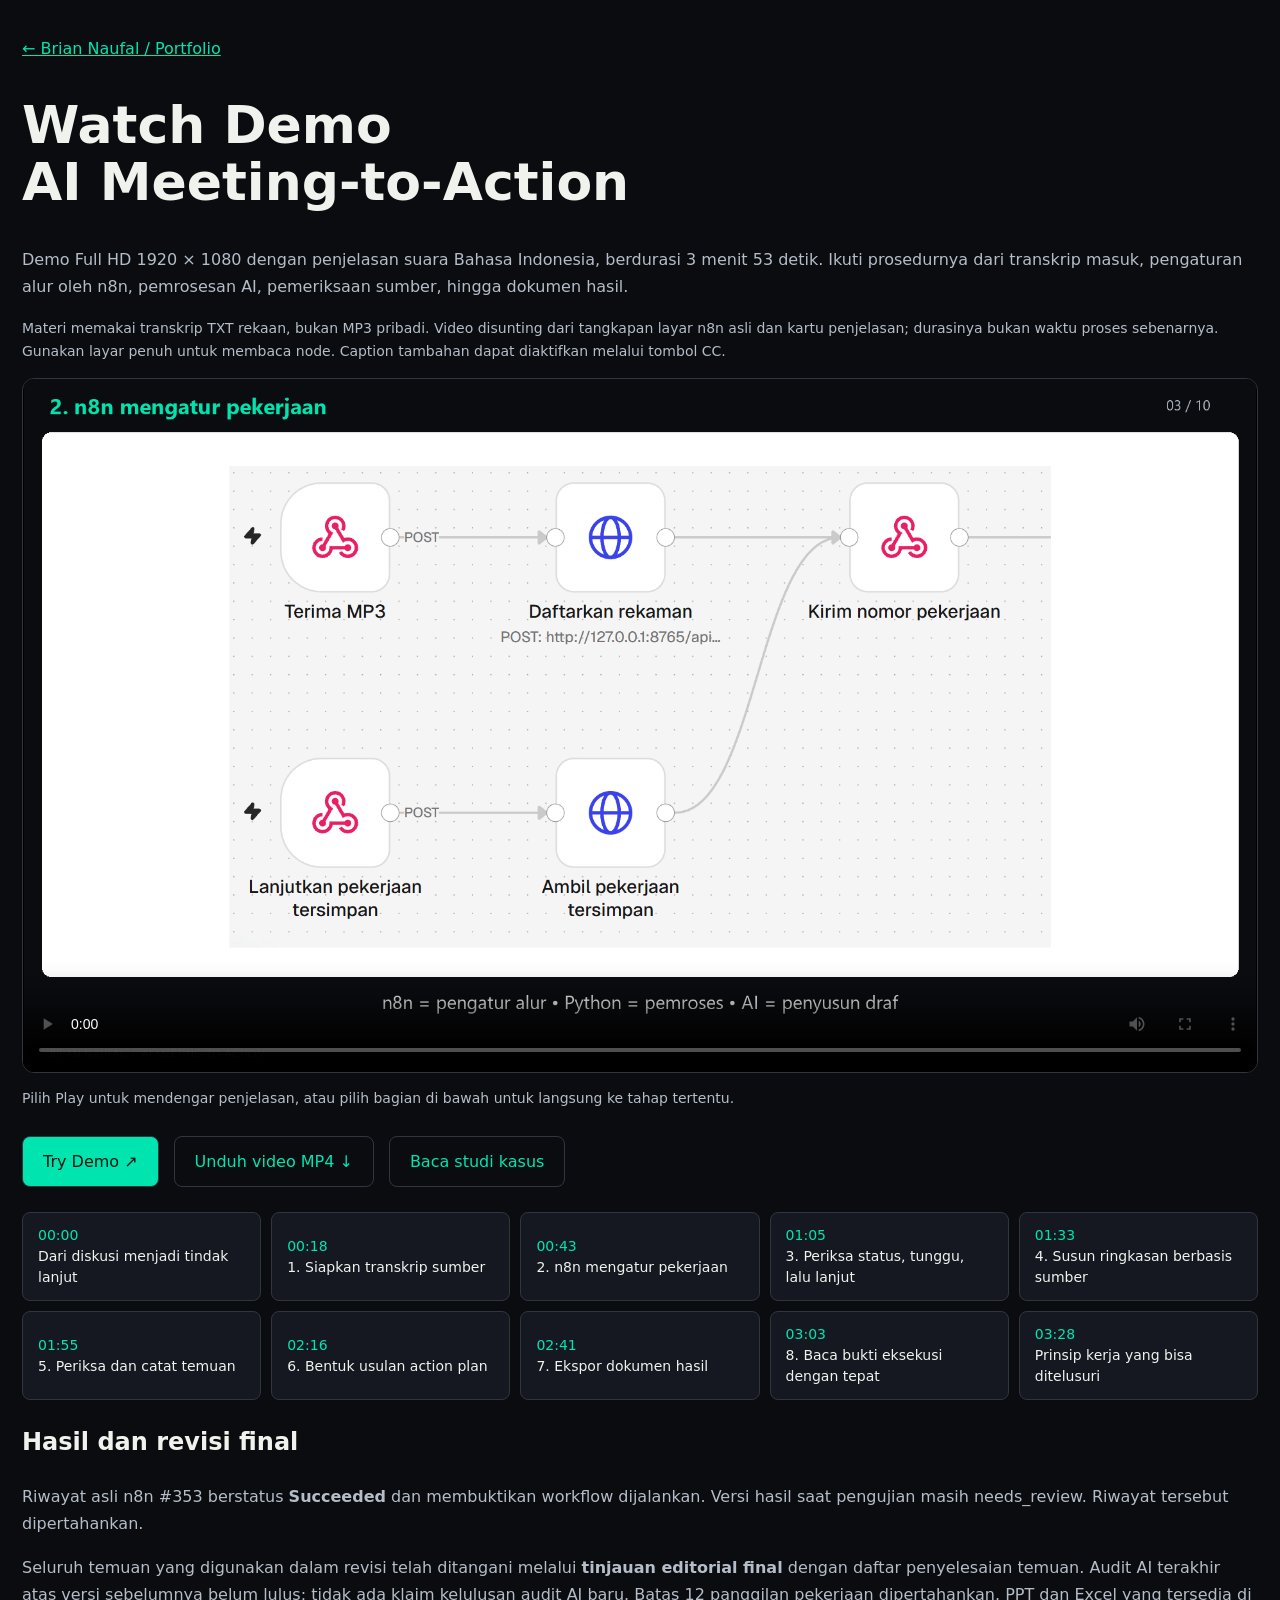
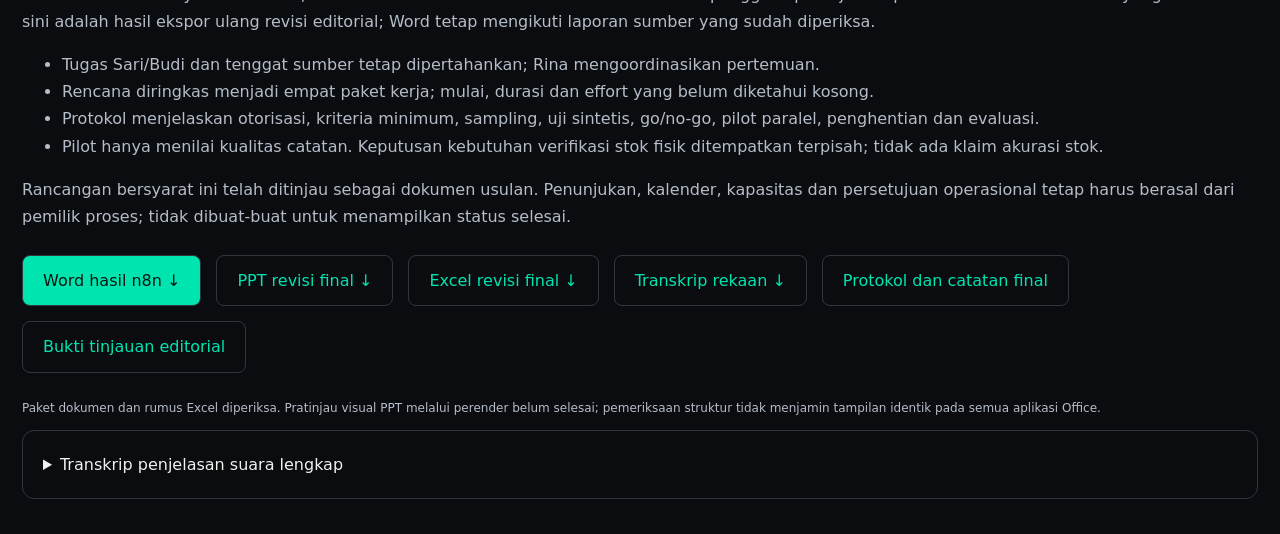
<file: watch-demo.html>
<!doctype html><html lang="id"><head><meta charset="utf-8"><meta name="viewport" content="width=device-width,initial-scale=1"><title>Watch Demo — AI Meeting-to-Action</title><style>body{margin:0;background:#0b0c10;color:#f0f2ee;font:16px/1.7 system-ui,sans-serif}main{max-width:1280px;margin:auto;padding:35px 22px}a{color:#00e5b0}h1{font-size:clamp(30px,5vw,52px);line-height:1.1}p,li{color:#b4bdc8}video{display:block;width:100%;height:auto;aspect-ratio:16/9;object-fit:contain;border:1px solid #303640;border-radius:12px;background:#000;box-sizing:border-box}video:fullscreen{width:100%;height:100%;border:0;border-radius:0;object-fit:contain}video::cue{font-family:system-ui,sans-serif;font-size:22px;line-height:1.4;color:white;background:rgba(0,0,0,.82)}.chapters{display:grid;grid-template-columns:repeat(auto-fit,minmax(220px,1fr));gap:10px;margin:22px 0}.chapters button{font:inherit;font-size:14px;line-height:1.5;text-align:left;padding:12px 15px;border:1px solid #303640;border-radius:8px;color:#f0f2ee;background:#151820;cursor:pointer}.chapters button:hover,.chapters button:focus-visible{border-color:#00e5b0;outline:2px solid #00e5b0;outline-offset:2px}.chapters time{display:block;color:#00e5b0;font-variant-numeric:tabular-nums}.player-note{font-size:14px}.transcript p{max-width:85ch}.actions{display:flex;gap:15px;flex-wrap:wrap;margin:25px 0}.actions a{border:1px solid #303640;border-radius:8px;padding:11px 20px;text-decoration:none}.actions a:first-child{background:#00e5b0;color:#071611}details{border:1px solid #303640;padding:20px;border-radius:12px}summary{cursor:pointer}</style></head><body><main><a href="index.html#projects">← Brian Naufal / Portfolio</a><h1>Watch Demo<br>AI Meeting-to-Action</h1><p>Demo Full HD 1920 × 1080 dengan penjelasan suara Bahasa Indonesia, berdurasi 3 menit 53 detik. Ikuti prosedurnya dari transkrip masuk, pengaturan alur oleh n8n, pemrosesan AI, pemeriksaan sumber, hingga dokumen hasil.</p><p class="player-note">Materi memakai transkrip TXT rekaan, bukan MP3 pribadi. Video disunting dari tangkapan layar n8n asli dan kartu penjelasan; durasinya bukan waktu proses sebenarnya. Gunakan layar penuh untuk membaca node. Caption tambahan dapat diaktifkan melalui tombol CC.</p><video id="demoVideo" controls playsinline preload="metadata" poster="assets/demo/n8n-prosedur-poster.png" aria-label="Demo prosedur kerja AI Meeting-to-Action dengan narasi Bahasa Indonesia"><source src="assets/demo/n8n-demo-prosedur-hd.mp4" type="video/mp4"><track kind="captions" src="assets/demo/n8n-prosedur-captions.vtt" srclang="id" label="Bahasa Indonesia">Browser Anda tidak mendukung video. Gunakan tautan unduhan di bawah.</video><p id="playerStatus" class="player-note" aria-live="polite">Pilih Play untuk mendengar penjelasan, atau pilih bagian di bawah untuk langsung ke tahap tertentu.</p><div class="actions"><a href="demo.html">Try Demo ↗</a><a href="assets/demo/n8n-demo-prosedur-hd.mp4" download>Unduh video MP4 ↓</a><a href="ai-meeting-to-action.html">Baca studi kasus</a></div><nav class="chapters" aria-label="Bagian video"><button type="button" data-seek="0"><time>00:00</time> Dari diskusi menjadi tindak lanjut</button><button type="button" data-seek="18"><time>00:18</time> 1. Siapkan transkrip sumber</button><button type="button" data-seek="43"><time>00:43</time> 2. n8n mengatur pekerjaan</button><button type="button" data-seek="65"><time>01:05</time> 3. Periksa status, tunggu, lalu lanjut</button><button type="button" data-seek="93"><time>01:33</time> 4. Susun ringkasan berbasis sumber</button><button type="button" data-seek="115"><time>01:55</time> 5. Periksa dan catat temuan</button><button type="button" data-seek="136"><time>02:16</time> 6. Bentuk usulan action plan</button><button type="button" data-seek="161"><time>02:41</time> 7. Ekspor dokumen hasil</button><button type="button" data-seek="183"><time>03:03</time> 8. Baca bukti eksekusi dengan tepat</button><button type="button" data-seek="208"><time>03:28</time> Prinsip kerja yang bisa ditelusuri</button></nav><section><h2>Hasil dan revisi final</h2><p>Riwayat asli n8n #353 berstatus <strong>Succeeded</strong> dan membuktikan workflow dijalankan. Versi hasil saat pengujian masih needs_review. Riwayat tersebut dipertahankan.</p><p>Seluruh temuan yang digunakan dalam revisi telah ditangani melalui <strong>tinjauan editorial final</strong> dengan daftar penyelesaian temuan. Audit AI terakhir atas versi sebelumnya belum lulus; tidak ada klaim kelulusan audit AI baru. Batas 12 panggilan pekerjaan dipertahankan. PPT dan Excel yang tersedia di sini adalah hasil ekspor ulang revisi editorial; Word tetap mengikuti laporan sumber yang sudah diperiksa.</p><ul><li>Tugas Sari/Budi dan tenggat sumber tetap dipertahankan; Rina mengoordinasikan pertemuan.</li><li>Rencana diringkas menjadi empat paket kerja; mulai, durasi dan effort yang belum diketahui kosong.</li><li>Protokol menjelaskan otorisasi, kriteria minimum, sampling, uji sintetis, go/no-go, pilot paralel, penghentian dan evaluasi.</li><li>Pilot hanya menilai kualitas catatan. Keputusan kebutuhan verifikasi stok fisik ditempatkan terpisah; tidak ada klaim akurasi stok.</li></ul><p>Rancangan bersyarat ini telah ditinjau sebagai dokumen usulan. Penunjukan, kalender, kapasitas dan persetujuan operasional tetap harus berasal dari pemilik proses; tidak dibuat-buat untuk menampilkan status selesai.</p><div class="actions"><a href="assets/demo/n8n-summary.docx" download>Word hasil n8n ↓</a><a href="assets/demo/n8n-presentation.pptx" download>PPT revisi final ↓</a><a href="assets/demo/n8n-action-plan.xlsx" download>Excel revisi final ↓</a><a href="assets/demo/n8n-transkrip-rekaan.txt" download>Transkrip rekaan ↓</a><a href="assets/demo/n8n-plan-notes.md">Protokol dan catatan final</a><a href="assets/demo/n8n-final-review.json">Bukti tinjauan editorial</a></div><p style="font-size:12px">Paket dokumen dan rumus Excel diperiksa. Pratinjau visual PPT melalui perender belum selesai; pemeriksaan struktur tidak menjamin tampilan identik pada semua aplikasi Office.</p></section><details class="transcript"><summary>Transkrip penjelasan suara lengkap</summary><h3>00:00 · Dari diskusi menjadi tindak lanjut</h3><p>AI Meeting to Action membantu mengubah isi diskusi menjadi ringkasan dan daftar tindak lanjut. Dalam demo ini, kita memakai transkrip rapat inventaris yang seluruhnya rekaan, bukan audio pribadi. Saya akan menjelaskan alurnya dari masukan sampai dokumen hasil.</p><h3>00:18 · 1. Siapkan transkrip sumber</h3><p>Pertama, siapkan bahan diskusi. Sistem mendukung masukan audio dan teks. Khusus demo ini, masukan berupa berkas teks, sehingga tidak perlu mengubah suara menjadi transkrip. Contohnya, Sari bertugas menyiapkan format pencatatan, sedangkan Budi menyiapkan daftar barang awal. Informasi ini menjadi sumber yang harus dipertahankan.</p><h3>00:43 · 2. n8n mengatur pekerjaan</h3><p>Setelah bahan dikirim, n delapan n mendaftarkan pekerjaan dan menerima nomor pekerjaan. n delapan n bertindak sebagai pengatur alur. Node berikon globe mengirim permintaan ke layanan Python lokal. Layanan inilah yang membaca berkas, memanggil model AI saat diperlukan, menyimpan hasil, dan menyiapkan dokumen.</p><h3>01:05 · 3. Periksa status, tunggu, lalu lanjut</h3><p>Karena pemrosesan membutuhkan waktu, alurnya tidak langsung melompat ke tahap berikutnya. Node pemeriksa membaca status pekerjaan. Jika belum selesai, node Tunggu memberi jeda, lalu status diperiksa lagi. Jika selesai, alur berlanjut. Jika terjadi kesalahan atau waktu habis, alur menuju penanganan masalah. Hasil yang tersimpan dapat dipakai saat pekerjaan dilanjutkan.</p><h3>01:33 · 4. Susun ringkasan berbasis sumber</h3><p>Berikutnya, AI menyusun ringkasan dari transkrip. Ringkasan perlu memisahkan pokok pembahasan, keputusan, serta tugas yang disepakati. Nama penanggung jawab dan tenggat mengikuti sumber. Sebagai contoh, tanggal mulai uji coba belum disepakati, sehingga tidak boleh ditulis seolah sudah menjadi keputusan rapat.</p><h3>01:55 · 5. Periksa dan catat temuan</h3><p>Tahap pemeriksaan membandingkan hasil dengan sumber dan mencatat temuan yang perlu diperbaiki. Tujuannya mengurangi kesimpulan yang tidak didukung transkrip. Pemeriksaan ini bukan jaminan bahwa semua keluaran AI pasti benar. Bila ada bagian yang belum jelas, status tinjauan dan catatannya tetap perlu dibaca oleh pengguna.</p><h3>02:16 · 6. Bentuk usulan action plan</h3><p>Dari ringkasan tersebut, sistem menyusun usulan langkah kerja dan hubungan antartugas. Usulan tambahan dibedakan dari keputusan rapat. Jadwal, durasi, atau kebutuhan tenaga yang belum diketahui tidak dibuat-buat. Pada contoh ini, pembelian barcode masih usulan. Rencana tetap membutuhkan konfirmasi dan persetujuan pemilik proses sebelum dijalankan.</p><h3>02:41 · 7. Ekspor dokumen hasil</h3><p>Setelah tahapan pemrosesan, layanan Python menyiapkan dokumen sesuai keluaran yang dipilih. Word dipakai untuk membaca ringkasan, PowerPoint untuk menyampaikan hasil, dan Excel untuk meninjau rencana tindak lanjut. Pengguna kemudian membuka hasil beserta catatan kualitasnya, melakukan pemeriksaan, dan mengunduh dokumen yang dibutuhkan.</p><h3>03:03 · 8. Baca bukti eksekusi dengan tepat</h3><p>Riwayat n delapan n nomor tiga lima tiga menunjukkan workflow demo benar-benar dijalankan. Status Succeeded berarti alur eksekusi selesai, bukan berarti seluruh isi otomatis disetujui. Hasil awal masih memerlukan tinjauan. Rencana yang tersedia di portofolio sudah direvisi dan diekspor ulang melalui tinjauan editorial, tanpa mengklaim audit AI terakhir telah lulus.</p><h3>03:28 · Prinsip kerja yang bisa ditelusuri</h3><p>Jadi, prinsip kerjanya adalah memisahkan pengaturan proses, pemrosesan AI, dan keputusan manusia. n delapan n menghubungkan tahap-tahapnya, AI membantu menyusun draf, lalu pengguna meninjau hasil sebelum digunakan. Tombol Try Demo menyediakan simulasi interaktif di browser. Dokumen contoh dan studi kasus tersedia untuk melihat hasilnya lebih rinci.</p></details></main><script>
const video=document.getElementById('demoVideo');
const status=document.getElementById('playerStatus');
function initialCaptions(){for(const track of video.textTracks)track.mode='disabled';}
initialCaptions();video.addEventListener('loadedmetadata',initialCaptions,{once:true});
document.querySelectorAll('[data-seek]').forEach(button=>button.addEventListener('click',()=>{
 const seek=()=>{video.currentTime=Number(button.dataset.seek);video.play().catch(()=>{status.textContent='Tekan Play pada video untuk mulai memutar.';});};
 if(video.readyState>=1)seek();else{video.addEventListener('loadedmetadata',seek,{once:true});video.load();}
 video.scrollIntoView({behavior:'smooth',block:'center'});
 status.textContent='Bagian: '+button.textContent.trim();
}));
video.addEventListener('error',()=>{status.textContent='Video belum dapat dimuat. Gunakan tautan Unduh video MP4 di bawah.';});
</script></body></html>
</file>
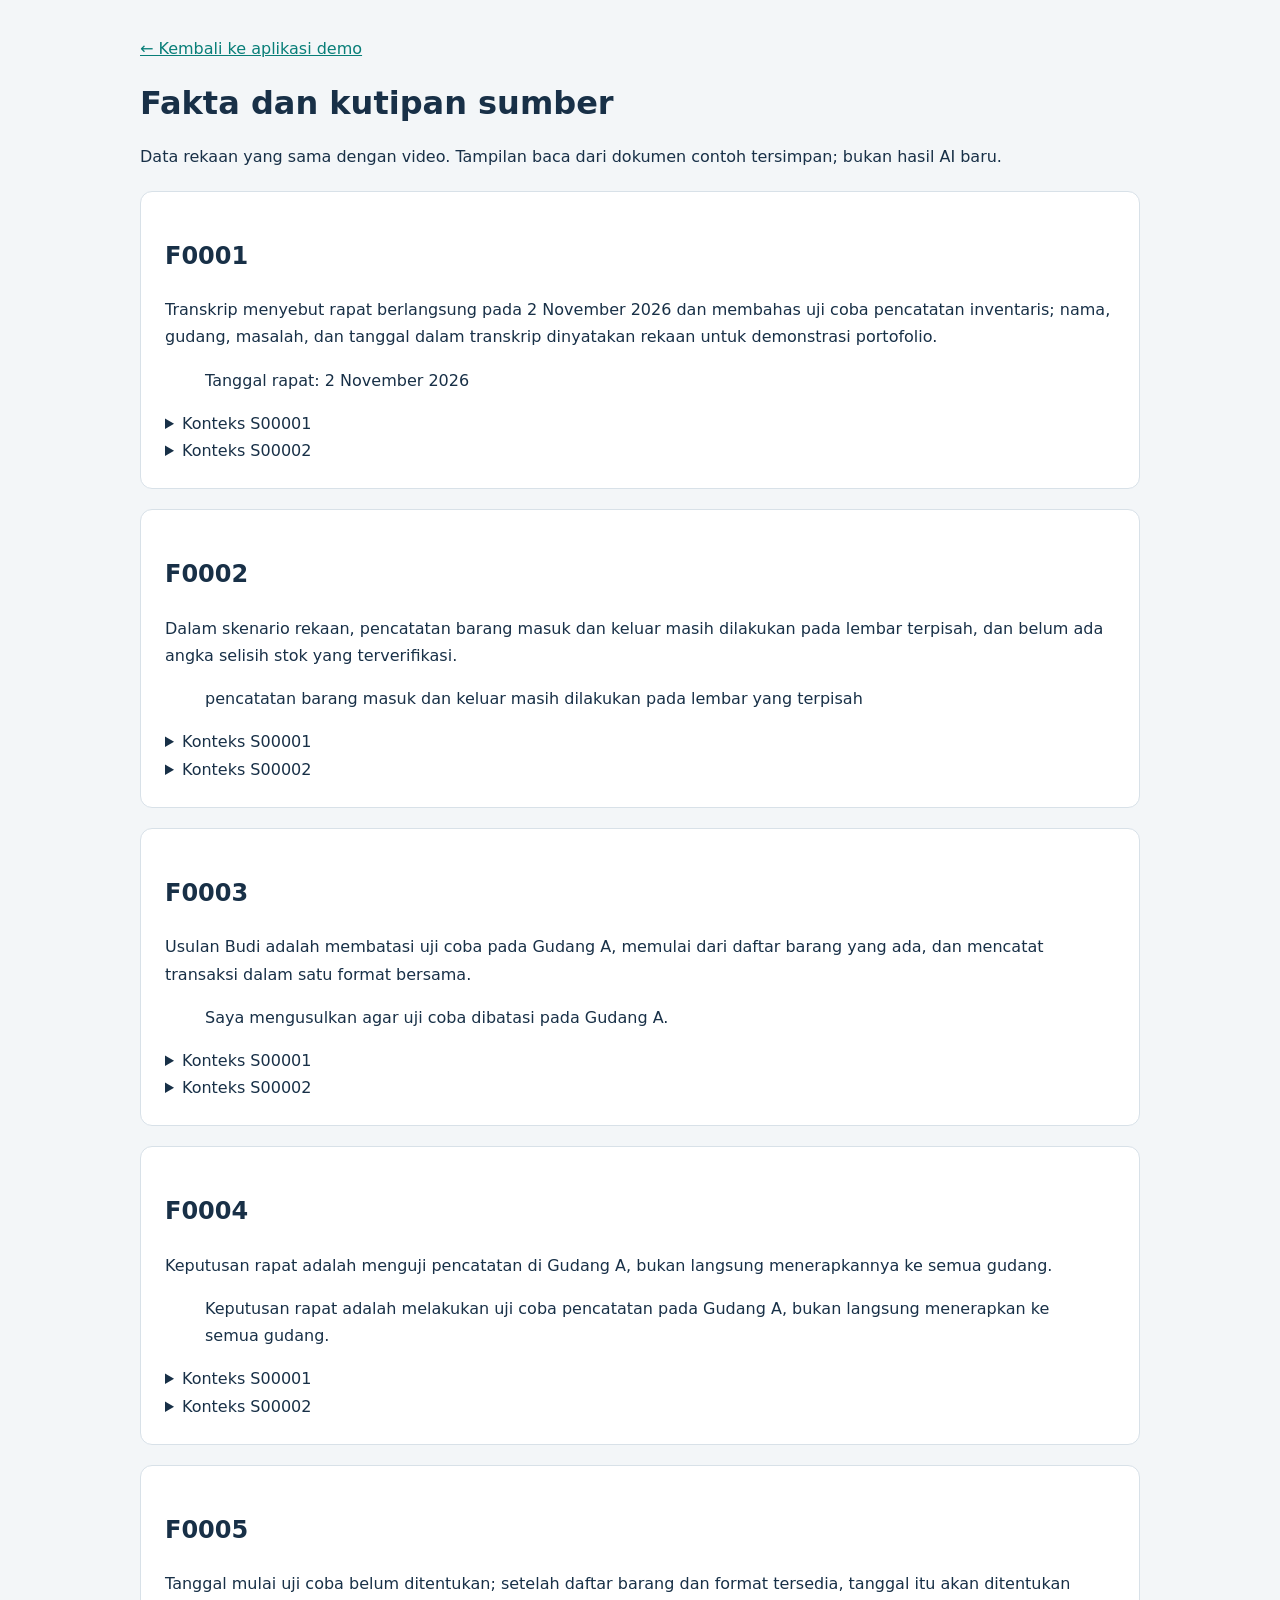
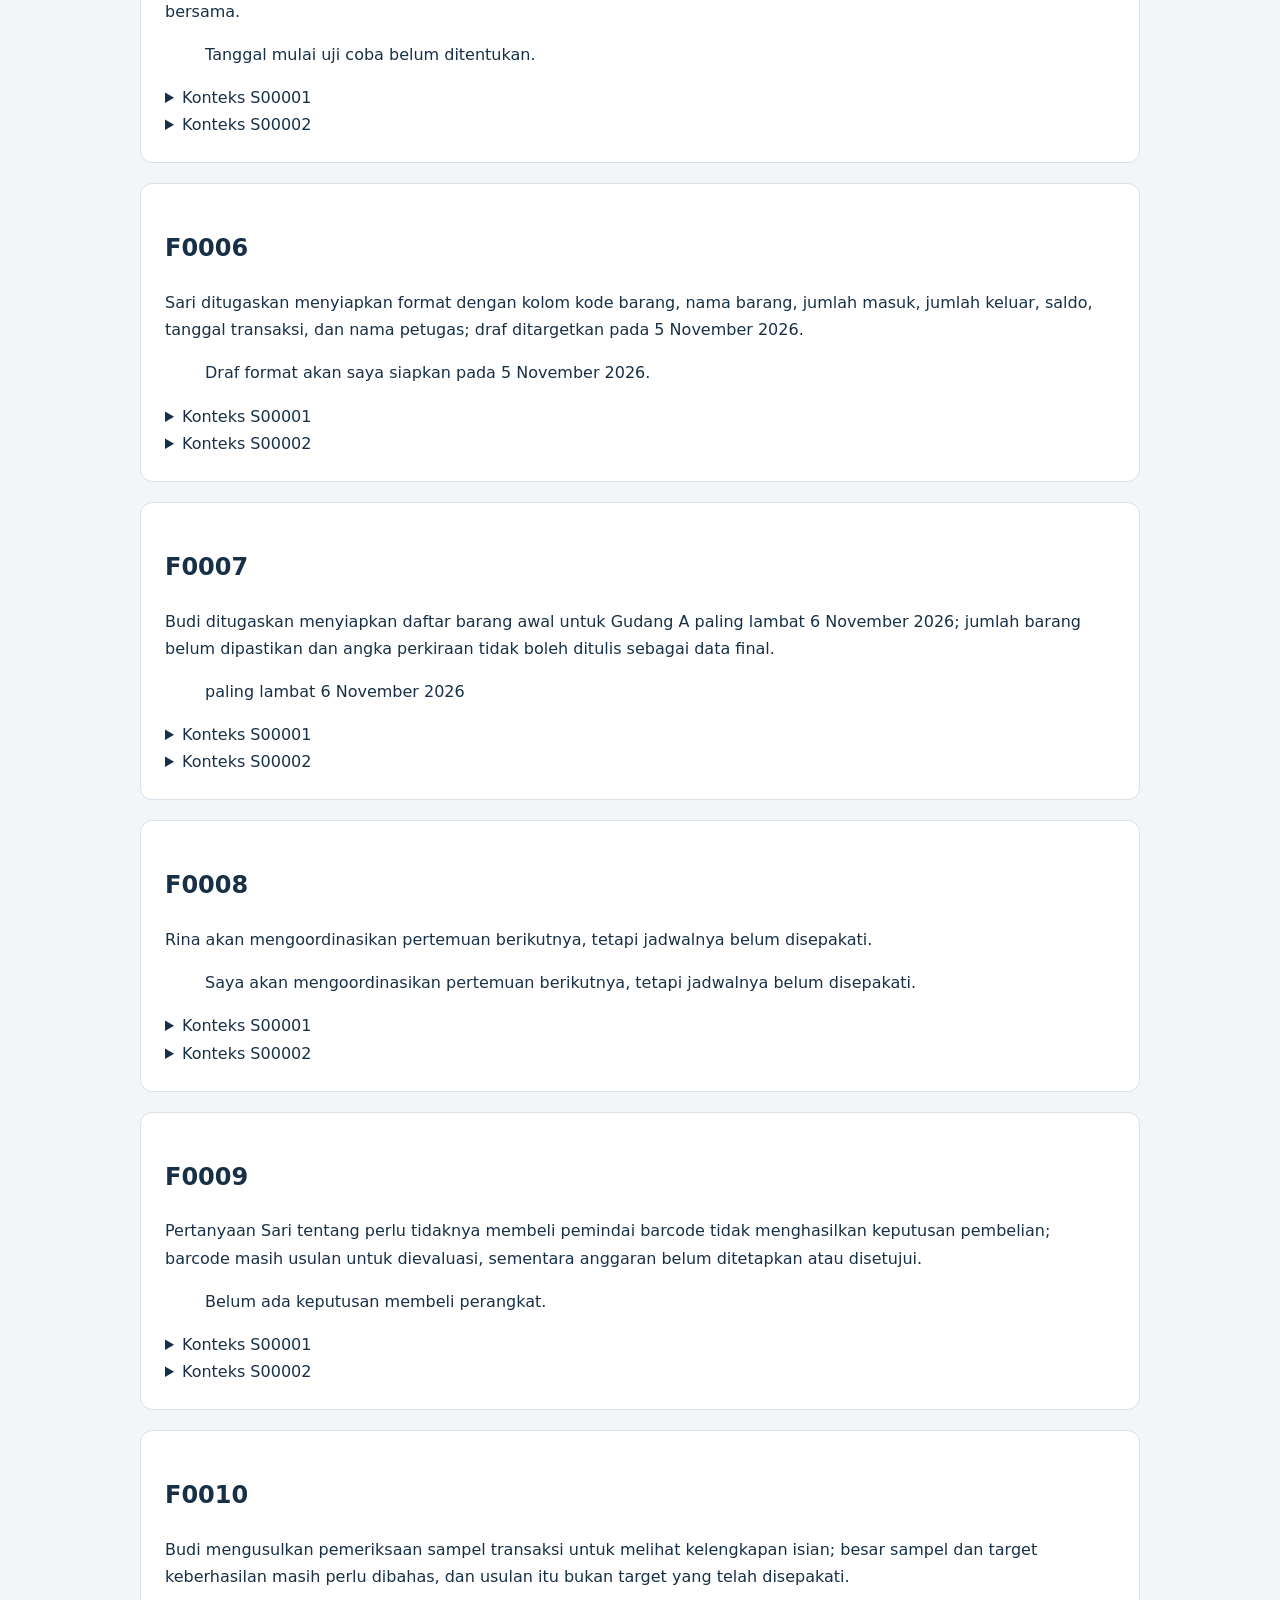
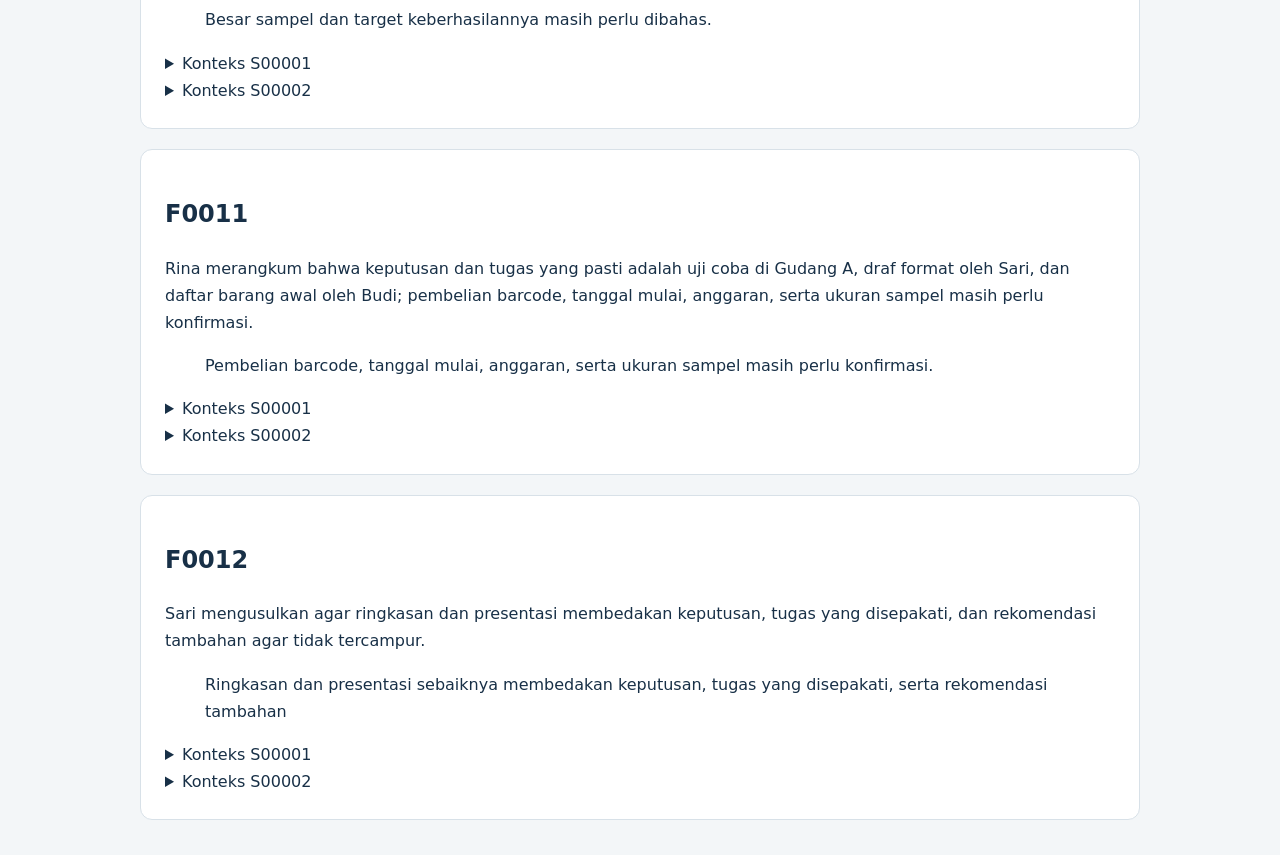
<file: assets/demo/n8n-source-evidence.html>
<!doctype html><html lang="id"><meta charset="utf-8"><meta name="viewport" content="width=device-width,initial-scale=1"><title>Fakta dan kutipan sumber</title><style>body{max-width:1000px;margin:35px auto;padding:0 22px;font:16px/1.7 system-ui;color:#183047;background:#f3f6f8}article{padding:24px;background:white;border:1px solid #d8e1e8;border-radius:12px;margin:20px 0}a{color:#087e78}pre{white-space:pre-wrap;overflow-wrap:anywhere}h1{line-height:1.2}p{overflow-wrap:anywhere}</style><a href="../../demo.html">← Kembali ke aplikasi demo</a><h1>Fakta dan kutipan sumber</h1><p>Data rekaan yang sama dengan video. Tampilan baca dari dokumen contoh tersimpan; bukan hasil AI baru.</p><article id="F0001"><h2>F0001</h2><p>Transkrip menyebut rapat berlangsung pada 2 November 2026 dan membahas uji coba pencatatan inventaris; nama, gudang, masalah, dan tanggal dalam transkrip dinyatakan rekaan untuk demonstrasi portofolio.</p><blockquote>Tanggal rapat: 2 November 2026</blockquote><details><summary>Konteks S00001</summary><pre>TRANSKRIP DEMO REKAAN — bukan rekaman atau data klien.
Judul: Rapat Uji Coba Pencatatan Inventaris
Tanggal rapat: 2 November 2026
Peserta rekaan: Rina (koordinator), Budi (operasional), Sari (administrasi).

Rina: Hari ini kita membahas uji coba pencatatan inventaris. Masalah dalam skenario rekaan ini adalah pencatatan barang masuk dan keluar masih dilakukan pada lembar yang terpisah. Kita belum memiliki angka selisih stok yang terverifikasi.
Budi: Saya mengusulkan agar uji coba dibatasi pada Gudang A. Kita mulai dari daftar barang yang sudah ada dan mencatat setiap transaksi pada satu format bersama.
Rina: Saya setuju. Keputusan rapat adalah melakukan uji coba pencatatan pada Gudang A, bukan langsung menerapkan ke semua gudang. Tanggal mulai uji coba belum ditentukan.
Sari: Untuk format pencatatan, saya akan menyiapkan kolom kode barang, nama barang, jumlah masuk, jumlah keluar, saldo, tanggal transaksi, dan nama petugas. Draf format akan saya siapkan pada 5 November 2026.
Budi: Saya akan menyiapkan daftar barang awal untuk Gudang A paling lambat 6 November 2026. Jumlah barang belum saya pastikan sehingga jangan menuliskan angka perkiraan sebagai data final.
Rina: Baik. Setelah da</pre></details><details><summary>Konteks S00002</summary><pre>ftar barang dan format tersedia, kita akan menentukan tanggal mulai bersama. Saya akan mengoordinasikan pertemuan berikutnya, tetapi jadwalnya belum disepakati.
Sari: Apakah kita perlu membeli pemindai barcode untuk uji coba ini?
Rina: Belum ada keputusan membeli perangkat. Barcode masih usulan untuk dievaluasi. Anggaran belum ditetapkan dan belum disetujui.
Budi: Sebagai usulan, kita bisa memeriksa sampel transaksi untuk melihat kelengkapan isian. Besar sampel dan target keberhasilannya masih perlu dibahas.
Rina: Kita catat itu sebagai usulan evaluasi, bukan target yang sudah disepakati. Untuk saat ini keputusan dan tugas yang pasti adalah uji coba di Gudang A, draf format oleh Sari, dan daftar barang awal oleh Budi. Pembelian barcode, tanggal mulai, anggaran, serta ukuran sampel masih perlu konfirmasi.
Sari: Saya setuju. Ringkasan dan presentasi sebaiknya membedakan keputusan, tugas yang disepakati, serta rekomendasi tambahan agar tidak tercampur.
Rina: Rapat selesai. Semua nama, gudang, masalah, dan tanggal dalam transkrip ini adalah data rekaan untuk demonstrasi portofolio.
</pre></details></article><article id="F0002"><h2>F0002</h2><p>Dalam skenario rekaan, pencatatan barang masuk dan keluar masih dilakukan pada lembar terpisah, dan belum ada angka selisih stok yang terverifikasi.</p><blockquote>pencatatan barang masuk dan keluar masih dilakukan pada lembar yang terpisah</blockquote><details><summary>Konteks S00001</summary><pre>TRANSKRIP DEMO REKAAN — bukan rekaman atau data klien.
Judul: Rapat Uji Coba Pencatatan Inventaris
Tanggal rapat: 2 November 2026
Peserta rekaan: Rina (koordinator), Budi (operasional), Sari (administrasi).

Rina: Hari ini kita membahas uji coba pencatatan inventaris. Masalah dalam skenario rekaan ini adalah pencatatan barang masuk dan keluar masih dilakukan pada lembar yang terpisah. Kita belum memiliki angka selisih stok yang terverifikasi.
Budi: Saya mengusulkan agar uji coba dibatasi pada Gudang A. Kita mulai dari daftar barang yang sudah ada dan mencatat setiap transaksi pada satu format bersama.
Rina: Saya setuju. Keputusan rapat adalah melakukan uji coba pencatatan pada Gudang A, bukan langsung menerapkan ke semua gudang. Tanggal mulai uji coba belum ditentukan.
Sari: Untuk format pencatatan, saya akan menyiapkan kolom kode barang, nama barang, jumlah masuk, jumlah keluar, saldo, tanggal transaksi, dan nama petugas. Draf format akan saya siapkan pada 5 November 2026.
Budi: Saya akan menyiapkan daftar barang awal untuk Gudang A paling lambat 6 November 2026. Jumlah barang belum saya pastikan sehingga jangan menuliskan angka perkiraan sebagai data final.
Rina: Baik. Setelah da</pre></details><details><summary>Konteks S00002</summary><pre>ftar barang dan format tersedia, kita akan menentukan tanggal mulai bersama. Saya akan mengoordinasikan pertemuan berikutnya, tetapi jadwalnya belum disepakati.
Sari: Apakah kita perlu membeli pemindai barcode untuk uji coba ini?
Rina: Belum ada keputusan membeli perangkat. Barcode masih usulan untuk dievaluasi. Anggaran belum ditetapkan dan belum disetujui.
Budi: Sebagai usulan, kita bisa memeriksa sampel transaksi untuk melihat kelengkapan isian. Besar sampel dan target keberhasilannya masih perlu dibahas.
Rina: Kita catat itu sebagai usulan evaluasi, bukan target yang sudah disepakati. Untuk saat ini keputusan dan tugas yang pasti adalah uji coba di Gudang A, draf format oleh Sari, dan daftar barang awal oleh Budi. Pembelian barcode, tanggal mulai, anggaran, serta ukuran sampel masih perlu konfirmasi.
Sari: Saya setuju. Ringkasan dan presentasi sebaiknya membedakan keputusan, tugas yang disepakati, serta rekomendasi tambahan agar tidak tercampur.
Rina: Rapat selesai. Semua nama, gudang, masalah, dan tanggal dalam transkrip ini adalah data rekaan untuk demonstrasi portofolio.
</pre></details></article><article id="F0003"><h2>F0003</h2><p>Usulan Budi adalah membatasi uji coba pada Gudang A, memulai dari daftar barang yang ada, dan mencatat transaksi dalam satu format bersama.</p><blockquote>Saya mengusulkan agar uji coba dibatasi pada Gudang A.</blockquote><details><summary>Konteks S00001</summary><pre>TRANSKRIP DEMO REKAAN — bukan rekaman atau data klien.
Judul: Rapat Uji Coba Pencatatan Inventaris
Tanggal rapat: 2 November 2026
Peserta rekaan: Rina (koordinator), Budi (operasional), Sari (administrasi).

Rina: Hari ini kita membahas uji coba pencatatan inventaris. Masalah dalam skenario rekaan ini adalah pencatatan barang masuk dan keluar masih dilakukan pada lembar yang terpisah. Kita belum memiliki angka selisih stok yang terverifikasi.
Budi: Saya mengusulkan agar uji coba dibatasi pada Gudang A. Kita mulai dari daftar barang yang sudah ada dan mencatat setiap transaksi pada satu format bersama.
Rina: Saya setuju. Keputusan rapat adalah melakukan uji coba pencatatan pada Gudang A, bukan langsung menerapkan ke semua gudang. Tanggal mulai uji coba belum ditentukan.
Sari: Untuk format pencatatan, saya akan menyiapkan kolom kode barang, nama barang, jumlah masuk, jumlah keluar, saldo, tanggal transaksi, dan nama petugas. Draf format akan saya siapkan pada 5 November 2026.
Budi: Saya akan menyiapkan daftar barang awal untuk Gudang A paling lambat 6 November 2026. Jumlah barang belum saya pastikan sehingga jangan menuliskan angka perkiraan sebagai data final.
Rina: Baik. Setelah da</pre></details><details><summary>Konteks S00002</summary><pre>ftar barang dan format tersedia, kita akan menentukan tanggal mulai bersama. Saya akan mengoordinasikan pertemuan berikutnya, tetapi jadwalnya belum disepakati.
Sari: Apakah kita perlu membeli pemindai barcode untuk uji coba ini?
Rina: Belum ada keputusan membeli perangkat. Barcode masih usulan untuk dievaluasi. Anggaran belum ditetapkan dan belum disetujui.
Budi: Sebagai usulan, kita bisa memeriksa sampel transaksi untuk melihat kelengkapan isian. Besar sampel dan target keberhasilannya masih perlu dibahas.
Rina: Kita catat itu sebagai usulan evaluasi, bukan target yang sudah disepakati. Untuk saat ini keputusan dan tugas yang pasti adalah uji coba di Gudang A, draf format oleh Sari, dan daftar barang awal oleh Budi. Pembelian barcode, tanggal mulai, anggaran, serta ukuran sampel masih perlu konfirmasi.
Sari: Saya setuju. Ringkasan dan presentasi sebaiknya membedakan keputusan, tugas yang disepakati, serta rekomendasi tambahan agar tidak tercampur.
Rina: Rapat selesai. Semua nama, gudang, masalah, dan tanggal dalam transkrip ini adalah data rekaan untuk demonstrasi portofolio.
</pre></details></article><article id="F0004"><h2>F0004</h2><p>Keputusan rapat adalah menguji pencatatan di Gudang A, bukan langsung menerapkannya ke semua gudang.</p><blockquote>Keputusan rapat adalah melakukan uji coba pencatatan pada Gudang A, bukan langsung menerapkan ke semua gudang.</blockquote><details><summary>Konteks S00001</summary><pre>TRANSKRIP DEMO REKAAN — bukan rekaman atau data klien.
Judul: Rapat Uji Coba Pencatatan Inventaris
Tanggal rapat: 2 November 2026
Peserta rekaan: Rina (koordinator), Budi (operasional), Sari (administrasi).

Rina: Hari ini kita membahas uji coba pencatatan inventaris. Masalah dalam skenario rekaan ini adalah pencatatan barang masuk dan keluar masih dilakukan pada lembar yang terpisah. Kita belum memiliki angka selisih stok yang terverifikasi.
Budi: Saya mengusulkan agar uji coba dibatasi pada Gudang A. Kita mulai dari daftar barang yang sudah ada dan mencatat setiap transaksi pada satu format bersama.
Rina: Saya setuju. Keputusan rapat adalah melakukan uji coba pencatatan pada Gudang A, bukan langsung menerapkan ke semua gudang. Tanggal mulai uji coba belum ditentukan.
Sari: Untuk format pencatatan, saya akan menyiapkan kolom kode barang, nama barang, jumlah masuk, jumlah keluar, saldo, tanggal transaksi, dan nama petugas. Draf format akan saya siapkan pada 5 November 2026.
Budi: Saya akan menyiapkan daftar barang awal untuk Gudang A paling lambat 6 November 2026. Jumlah barang belum saya pastikan sehingga jangan menuliskan angka perkiraan sebagai data final.
Rina: Baik. Setelah da</pre></details><details><summary>Konteks S00002</summary><pre>ftar barang dan format tersedia, kita akan menentukan tanggal mulai bersama. Saya akan mengoordinasikan pertemuan berikutnya, tetapi jadwalnya belum disepakati.
Sari: Apakah kita perlu membeli pemindai barcode untuk uji coba ini?
Rina: Belum ada keputusan membeli perangkat. Barcode masih usulan untuk dievaluasi. Anggaran belum ditetapkan dan belum disetujui.
Budi: Sebagai usulan, kita bisa memeriksa sampel transaksi untuk melihat kelengkapan isian. Besar sampel dan target keberhasilannya masih perlu dibahas.
Rina: Kita catat itu sebagai usulan evaluasi, bukan target yang sudah disepakati. Untuk saat ini keputusan dan tugas yang pasti adalah uji coba di Gudang A, draf format oleh Sari, dan daftar barang awal oleh Budi. Pembelian barcode, tanggal mulai, anggaran, serta ukuran sampel masih perlu konfirmasi.
Sari: Saya setuju. Ringkasan dan presentasi sebaiknya membedakan keputusan, tugas yang disepakati, serta rekomendasi tambahan agar tidak tercampur.
Rina: Rapat selesai. Semua nama, gudang, masalah, dan tanggal dalam transkrip ini adalah data rekaan untuk demonstrasi portofolio.
</pre></details></article><article id="F0005"><h2>F0005</h2><p>Tanggal mulai uji coba belum ditentukan; setelah daftar barang dan format tersedia, tanggal itu akan ditentukan bersama.</p><blockquote>Tanggal mulai uji coba belum ditentukan.</blockquote><details><summary>Konteks S00001</summary><pre>TRANSKRIP DEMO REKAAN — bukan rekaman atau data klien.
Judul: Rapat Uji Coba Pencatatan Inventaris
Tanggal rapat: 2 November 2026
Peserta rekaan: Rina (koordinator), Budi (operasional), Sari (administrasi).

Rina: Hari ini kita membahas uji coba pencatatan inventaris. Masalah dalam skenario rekaan ini adalah pencatatan barang masuk dan keluar masih dilakukan pada lembar yang terpisah. Kita belum memiliki angka selisih stok yang terverifikasi.
Budi: Saya mengusulkan agar uji coba dibatasi pada Gudang A. Kita mulai dari daftar barang yang sudah ada dan mencatat setiap transaksi pada satu format bersama.
Rina: Saya setuju. Keputusan rapat adalah melakukan uji coba pencatatan pada Gudang A, bukan langsung menerapkan ke semua gudang. Tanggal mulai uji coba belum ditentukan.
Sari: Untuk format pencatatan, saya akan menyiapkan kolom kode barang, nama barang, jumlah masuk, jumlah keluar, saldo, tanggal transaksi, dan nama petugas. Draf format akan saya siapkan pada 5 November 2026.
Budi: Saya akan menyiapkan daftar barang awal untuk Gudang A paling lambat 6 November 2026. Jumlah barang belum saya pastikan sehingga jangan menuliskan angka perkiraan sebagai data final.
Rina: Baik. Setelah da</pre></details><details><summary>Konteks S00002</summary><pre>ftar barang dan format tersedia, kita akan menentukan tanggal mulai bersama. Saya akan mengoordinasikan pertemuan berikutnya, tetapi jadwalnya belum disepakati.
Sari: Apakah kita perlu membeli pemindai barcode untuk uji coba ini?
Rina: Belum ada keputusan membeli perangkat. Barcode masih usulan untuk dievaluasi. Anggaran belum ditetapkan dan belum disetujui.
Budi: Sebagai usulan, kita bisa memeriksa sampel transaksi untuk melihat kelengkapan isian. Besar sampel dan target keberhasilannya masih perlu dibahas.
Rina: Kita catat itu sebagai usulan evaluasi, bukan target yang sudah disepakati. Untuk saat ini keputusan dan tugas yang pasti adalah uji coba di Gudang A, draf format oleh Sari, dan daftar barang awal oleh Budi. Pembelian barcode, tanggal mulai, anggaran, serta ukuran sampel masih perlu konfirmasi.
Sari: Saya setuju. Ringkasan dan presentasi sebaiknya membedakan keputusan, tugas yang disepakati, serta rekomendasi tambahan agar tidak tercampur.
Rina: Rapat selesai. Semua nama, gudang, masalah, dan tanggal dalam transkrip ini adalah data rekaan untuk demonstrasi portofolio.
</pre></details></article><article id="F0006"><h2>F0006</h2><p>Sari ditugaskan menyiapkan format dengan kolom kode barang, nama barang, jumlah masuk, jumlah keluar, saldo, tanggal transaksi, dan nama petugas; draf ditargetkan pada 5 November 2026.</p><blockquote>Draf format akan saya siapkan pada 5 November 2026.</blockquote><details><summary>Konteks S00001</summary><pre>TRANSKRIP DEMO REKAAN — bukan rekaman atau data klien.
Judul: Rapat Uji Coba Pencatatan Inventaris
Tanggal rapat: 2 November 2026
Peserta rekaan: Rina (koordinator), Budi (operasional), Sari (administrasi).

Rina: Hari ini kita membahas uji coba pencatatan inventaris. Masalah dalam skenario rekaan ini adalah pencatatan barang masuk dan keluar masih dilakukan pada lembar yang terpisah. Kita belum memiliki angka selisih stok yang terverifikasi.
Budi: Saya mengusulkan agar uji coba dibatasi pada Gudang A. Kita mulai dari daftar barang yang sudah ada dan mencatat setiap transaksi pada satu format bersama.
Rina: Saya setuju. Keputusan rapat adalah melakukan uji coba pencatatan pada Gudang A, bukan langsung menerapkan ke semua gudang. Tanggal mulai uji coba belum ditentukan.
Sari: Untuk format pencatatan, saya akan menyiapkan kolom kode barang, nama barang, jumlah masuk, jumlah keluar, saldo, tanggal transaksi, dan nama petugas. Draf format akan saya siapkan pada 5 November 2026.
Budi: Saya akan menyiapkan daftar barang awal untuk Gudang A paling lambat 6 November 2026. Jumlah barang belum saya pastikan sehingga jangan menuliskan angka perkiraan sebagai data final.
Rina: Baik. Setelah da</pre></details><details><summary>Konteks S00002</summary><pre>ftar barang dan format tersedia, kita akan menentukan tanggal mulai bersama. Saya akan mengoordinasikan pertemuan berikutnya, tetapi jadwalnya belum disepakati.
Sari: Apakah kita perlu membeli pemindai barcode untuk uji coba ini?
Rina: Belum ada keputusan membeli perangkat. Barcode masih usulan untuk dievaluasi. Anggaran belum ditetapkan dan belum disetujui.
Budi: Sebagai usulan, kita bisa memeriksa sampel transaksi untuk melihat kelengkapan isian. Besar sampel dan target keberhasilannya masih perlu dibahas.
Rina: Kita catat itu sebagai usulan evaluasi, bukan target yang sudah disepakati. Untuk saat ini keputusan dan tugas yang pasti adalah uji coba di Gudang A, draf format oleh Sari, dan daftar barang awal oleh Budi. Pembelian barcode, tanggal mulai, anggaran, serta ukuran sampel masih perlu konfirmasi.
Sari: Saya setuju. Ringkasan dan presentasi sebaiknya membedakan keputusan, tugas yang disepakati, serta rekomendasi tambahan agar tidak tercampur.
Rina: Rapat selesai. Semua nama, gudang, masalah, dan tanggal dalam transkrip ini adalah data rekaan untuk demonstrasi portofolio.
</pre></details></article><article id="F0007"><h2>F0007</h2><p>Budi ditugaskan menyiapkan daftar barang awal untuk Gudang A paling lambat 6 November 2026; jumlah barang belum dipastikan dan angka perkiraan tidak boleh ditulis sebagai data final.</p><blockquote>paling lambat 6 November 2026</blockquote><details><summary>Konteks S00001</summary><pre>TRANSKRIP DEMO REKAAN — bukan rekaman atau data klien.
Judul: Rapat Uji Coba Pencatatan Inventaris
Tanggal rapat: 2 November 2026
Peserta rekaan: Rina (koordinator), Budi (operasional), Sari (administrasi).

Rina: Hari ini kita membahas uji coba pencatatan inventaris. Masalah dalam skenario rekaan ini adalah pencatatan barang masuk dan keluar masih dilakukan pada lembar yang terpisah. Kita belum memiliki angka selisih stok yang terverifikasi.
Budi: Saya mengusulkan agar uji coba dibatasi pada Gudang A. Kita mulai dari daftar barang yang sudah ada dan mencatat setiap transaksi pada satu format bersama.
Rina: Saya setuju. Keputusan rapat adalah melakukan uji coba pencatatan pada Gudang A, bukan langsung menerapkan ke semua gudang. Tanggal mulai uji coba belum ditentukan.
Sari: Untuk format pencatatan, saya akan menyiapkan kolom kode barang, nama barang, jumlah masuk, jumlah keluar, saldo, tanggal transaksi, dan nama petugas. Draf format akan saya siapkan pada 5 November 2026.
Budi: Saya akan menyiapkan daftar barang awal untuk Gudang A paling lambat 6 November 2026. Jumlah barang belum saya pastikan sehingga jangan menuliskan angka perkiraan sebagai data final.
Rina: Baik. Setelah da</pre></details><details><summary>Konteks S00002</summary><pre>ftar barang dan format tersedia, kita akan menentukan tanggal mulai bersama. Saya akan mengoordinasikan pertemuan berikutnya, tetapi jadwalnya belum disepakati.
Sari: Apakah kita perlu membeli pemindai barcode untuk uji coba ini?
Rina: Belum ada keputusan membeli perangkat. Barcode masih usulan untuk dievaluasi. Anggaran belum ditetapkan dan belum disetujui.
Budi: Sebagai usulan, kita bisa memeriksa sampel transaksi untuk melihat kelengkapan isian. Besar sampel dan target keberhasilannya masih perlu dibahas.
Rina: Kita catat itu sebagai usulan evaluasi, bukan target yang sudah disepakati. Untuk saat ini keputusan dan tugas yang pasti adalah uji coba di Gudang A, draf format oleh Sari, dan daftar barang awal oleh Budi. Pembelian barcode, tanggal mulai, anggaran, serta ukuran sampel masih perlu konfirmasi.
Sari: Saya setuju. Ringkasan dan presentasi sebaiknya membedakan keputusan, tugas yang disepakati, serta rekomendasi tambahan agar tidak tercampur.
Rina: Rapat selesai. Semua nama, gudang, masalah, dan tanggal dalam transkrip ini adalah data rekaan untuk demonstrasi portofolio.
</pre></details></article><article id="F0008"><h2>F0008</h2><p>Rina akan mengoordinasikan pertemuan berikutnya, tetapi jadwalnya belum disepakati.</p><blockquote>Saya akan mengoordinasikan pertemuan berikutnya, tetapi jadwalnya belum disepakati.</blockquote><details><summary>Konteks S00001</summary><pre>TRANSKRIP DEMO REKAAN — bukan rekaman atau data klien.
Judul: Rapat Uji Coba Pencatatan Inventaris
Tanggal rapat: 2 November 2026
Peserta rekaan: Rina (koordinator), Budi (operasional), Sari (administrasi).

Rina: Hari ini kita membahas uji coba pencatatan inventaris. Masalah dalam skenario rekaan ini adalah pencatatan barang masuk dan keluar masih dilakukan pada lembar yang terpisah. Kita belum memiliki angka selisih stok yang terverifikasi.
Budi: Saya mengusulkan agar uji coba dibatasi pada Gudang A. Kita mulai dari daftar barang yang sudah ada dan mencatat setiap transaksi pada satu format bersama.
Rina: Saya setuju. Keputusan rapat adalah melakukan uji coba pencatatan pada Gudang A, bukan langsung menerapkan ke semua gudang. Tanggal mulai uji coba belum ditentukan.
Sari: Untuk format pencatatan, saya akan menyiapkan kolom kode barang, nama barang, jumlah masuk, jumlah keluar, saldo, tanggal transaksi, dan nama petugas. Draf format akan saya siapkan pada 5 November 2026.
Budi: Saya akan menyiapkan daftar barang awal untuk Gudang A paling lambat 6 November 2026. Jumlah barang belum saya pastikan sehingga jangan menuliskan angka perkiraan sebagai data final.
Rina: Baik. Setelah da</pre></details><details><summary>Konteks S00002</summary><pre>ftar barang dan format tersedia, kita akan menentukan tanggal mulai bersama. Saya akan mengoordinasikan pertemuan berikutnya, tetapi jadwalnya belum disepakati.
Sari: Apakah kita perlu membeli pemindai barcode untuk uji coba ini?
Rina: Belum ada keputusan membeli perangkat. Barcode masih usulan untuk dievaluasi. Anggaran belum ditetapkan dan belum disetujui.
Budi: Sebagai usulan, kita bisa memeriksa sampel transaksi untuk melihat kelengkapan isian. Besar sampel dan target keberhasilannya masih perlu dibahas.
Rina: Kita catat itu sebagai usulan evaluasi, bukan target yang sudah disepakati. Untuk saat ini keputusan dan tugas yang pasti adalah uji coba di Gudang A, draf format oleh Sari, dan daftar barang awal oleh Budi. Pembelian barcode, tanggal mulai, anggaran, serta ukuran sampel masih perlu konfirmasi.
Sari: Saya setuju. Ringkasan dan presentasi sebaiknya membedakan keputusan, tugas yang disepakati, serta rekomendasi tambahan agar tidak tercampur.
Rina: Rapat selesai. Semua nama, gudang, masalah, dan tanggal dalam transkrip ini adalah data rekaan untuk demonstrasi portofolio.
</pre></details></article><article id="F0009"><h2>F0009</h2><p>Pertanyaan Sari tentang perlu tidaknya membeli pemindai barcode tidak menghasilkan keputusan pembelian; barcode masih usulan untuk dievaluasi, sementara anggaran belum ditetapkan atau disetujui.</p><blockquote>Belum ada keputusan membeli perangkat.</blockquote><details><summary>Konteks S00001</summary><pre>TRANSKRIP DEMO REKAAN — bukan rekaman atau data klien.
Judul: Rapat Uji Coba Pencatatan Inventaris
Tanggal rapat: 2 November 2026
Peserta rekaan: Rina (koordinator), Budi (operasional), Sari (administrasi).

Rina: Hari ini kita membahas uji coba pencatatan inventaris. Masalah dalam skenario rekaan ini adalah pencatatan barang masuk dan keluar masih dilakukan pada lembar yang terpisah. Kita belum memiliki angka selisih stok yang terverifikasi.
Budi: Saya mengusulkan agar uji coba dibatasi pada Gudang A. Kita mulai dari daftar barang yang sudah ada dan mencatat setiap transaksi pada satu format bersama.
Rina: Saya setuju. Keputusan rapat adalah melakukan uji coba pencatatan pada Gudang A, bukan langsung menerapkan ke semua gudang. Tanggal mulai uji coba belum ditentukan.
Sari: Untuk format pencatatan, saya akan menyiapkan kolom kode barang, nama barang, jumlah masuk, jumlah keluar, saldo, tanggal transaksi, dan nama petugas. Draf format akan saya siapkan pada 5 November 2026.
Budi: Saya akan menyiapkan daftar barang awal untuk Gudang A paling lambat 6 November 2026. Jumlah barang belum saya pastikan sehingga jangan menuliskan angka perkiraan sebagai data final.
Rina: Baik. Setelah da</pre></details><details><summary>Konteks S00002</summary><pre>ftar barang dan format tersedia, kita akan menentukan tanggal mulai bersama. Saya akan mengoordinasikan pertemuan berikutnya, tetapi jadwalnya belum disepakati.
Sari: Apakah kita perlu membeli pemindai barcode untuk uji coba ini?
Rina: Belum ada keputusan membeli perangkat. Barcode masih usulan untuk dievaluasi. Anggaran belum ditetapkan dan belum disetujui.
Budi: Sebagai usulan, kita bisa memeriksa sampel transaksi untuk melihat kelengkapan isian. Besar sampel dan target keberhasilannya masih perlu dibahas.
Rina: Kita catat itu sebagai usulan evaluasi, bukan target yang sudah disepakati. Untuk saat ini keputusan dan tugas yang pasti adalah uji coba di Gudang A, draf format oleh Sari, dan daftar barang awal oleh Budi. Pembelian barcode, tanggal mulai, anggaran, serta ukuran sampel masih perlu konfirmasi.
Sari: Saya setuju. Ringkasan dan presentasi sebaiknya membedakan keputusan, tugas yang disepakati, serta rekomendasi tambahan agar tidak tercampur.
Rina: Rapat selesai. Semua nama, gudang, masalah, dan tanggal dalam transkrip ini adalah data rekaan untuk demonstrasi portofolio.
</pre></details></article><article id="F0010"><h2>F0010</h2><p>Budi mengusulkan pemeriksaan sampel transaksi untuk melihat kelengkapan isian; besar sampel dan target keberhasilan masih perlu dibahas, dan usulan itu bukan target yang telah disepakati.</p><blockquote>Besar sampel dan target keberhasilannya masih perlu dibahas.</blockquote><details><summary>Konteks S00001</summary><pre>TRANSKRIP DEMO REKAAN — bukan rekaman atau data klien.
Judul: Rapat Uji Coba Pencatatan Inventaris
Tanggal rapat: 2 November 2026
Peserta rekaan: Rina (koordinator), Budi (operasional), Sari (administrasi).

Rina: Hari ini kita membahas uji coba pencatatan inventaris. Masalah dalam skenario rekaan ini adalah pencatatan barang masuk dan keluar masih dilakukan pada lembar yang terpisah. Kita belum memiliki angka selisih stok yang terverifikasi.
Budi: Saya mengusulkan agar uji coba dibatasi pada Gudang A. Kita mulai dari daftar barang yang sudah ada dan mencatat setiap transaksi pada satu format bersama.
Rina: Saya setuju. Keputusan rapat adalah melakukan uji coba pencatatan pada Gudang A, bukan langsung menerapkan ke semua gudang. Tanggal mulai uji coba belum ditentukan.
Sari: Untuk format pencatatan, saya akan menyiapkan kolom kode barang, nama barang, jumlah masuk, jumlah keluar, saldo, tanggal transaksi, dan nama petugas. Draf format akan saya siapkan pada 5 November 2026.
Budi: Saya akan menyiapkan daftar barang awal untuk Gudang A paling lambat 6 November 2026. Jumlah barang belum saya pastikan sehingga jangan menuliskan angka perkiraan sebagai data final.
Rina: Baik. Setelah da</pre></details><details><summary>Konteks S00002</summary><pre>ftar barang dan format tersedia, kita akan menentukan tanggal mulai bersama. Saya akan mengoordinasikan pertemuan berikutnya, tetapi jadwalnya belum disepakati.
Sari: Apakah kita perlu membeli pemindai barcode untuk uji coba ini?
Rina: Belum ada keputusan membeli perangkat. Barcode masih usulan untuk dievaluasi. Anggaran belum ditetapkan dan belum disetujui.
Budi: Sebagai usulan, kita bisa memeriksa sampel transaksi untuk melihat kelengkapan isian. Besar sampel dan target keberhasilannya masih perlu dibahas.
Rina: Kita catat itu sebagai usulan evaluasi, bukan target yang sudah disepakati. Untuk saat ini keputusan dan tugas yang pasti adalah uji coba di Gudang A, draf format oleh Sari, dan daftar barang awal oleh Budi. Pembelian barcode, tanggal mulai, anggaran, serta ukuran sampel masih perlu konfirmasi.
Sari: Saya setuju. Ringkasan dan presentasi sebaiknya membedakan keputusan, tugas yang disepakati, serta rekomendasi tambahan agar tidak tercampur.
Rina: Rapat selesai. Semua nama, gudang, masalah, dan tanggal dalam transkrip ini adalah data rekaan untuk demonstrasi portofolio.
</pre></details></article><article id="F0011"><h2>F0011</h2><p>Rina merangkum bahwa keputusan dan tugas yang pasti adalah uji coba di Gudang A, draf format oleh Sari, dan daftar barang awal oleh Budi; pembelian barcode, tanggal mulai, anggaran, serta ukuran sampel masih perlu konfirmasi.</p><blockquote>Pembelian barcode, tanggal mulai, anggaran, serta ukuran sampel masih perlu konfirmasi.</blockquote><details><summary>Konteks S00001</summary><pre>TRANSKRIP DEMO REKAAN — bukan rekaman atau data klien.
Judul: Rapat Uji Coba Pencatatan Inventaris
Tanggal rapat: 2 November 2026
Peserta rekaan: Rina (koordinator), Budi (operasional), Sari (administrasi).

Rina: Hari ini kita membahas uji coba pencatatan inventaris. Masalah dalam skenario rekaan ini adalah pencatatan barang masuk dan keluar masih dilakukan pada lembar yang terpisah. Kita belum memiliki angka selisih stok yang terverifikasi.
Budi: Saya mengusulkan agar uji coba dibatasi pada Gudang A. Kita mulai dari daftar barang yang sudah ada dan mencatat setiap transaksi pada satu format bersama.
Rina: Saya setuju. Keputusan rapat adalah melakukan uji coba pencatatan pada Gudang A, bukan langsung menerapkan ke semua gudang. Tanggal mulai uji coba belum ditentukan.
Sari: Untuk format pencatatan, saya akan menyiapkan kolom kode barang, nama barang, jumlah masuk, jumlah keluar, saldo, tanggal transaksi, dan nama petugas. Draf format akan saya siapkan pada 5 November 2026.
Budi: Saya akan menyiapkan daftar barang awal untuk Gudang A paling lambat 6 November 2026. Jumlah barang belum saya pastikan sehingga jangan menuliskan angka perkiraan sebagai data final.
Rina: Baik. Setelah da</pre></details><details><summary>Konteks S00002</summary><pre>ftar barang dan format tersedia, kita akan menentukan tanggal mulai bersama. Saya akan mengoordinasikan pertemuan berikutnya, tetapi jadwalnya belum disepakati.
Sari: Apakah kita perlu membeli pemindai barcode untuk uji coba ini?
Rina: Belum ada keputusan membeli perangkat. Barcode masih usulan untuk dievaluasi. Anggaran belum ditetapkan dan belum disetujui.
Budi: Sebagai usulan, kita bisa memeriksa sampel transaksi untuk melihat kelengkapan isian. Besar sampel dan target keberhasilannya masih perlu dibahas.
Rina: Kita catat itu sebagai usulan evaluasi, bukan target yang sudah disepakati. Untuk saat ini keputusan dan tugas yang pasti adalah uji coba di Gudang A, draf format oleh Sari, dan daftar barang awal oleh Budi. Pembelian barcode, tanggal mulai, anggaran, serta ukuran sampel masih perlu konfirmasi.
Sari: Saya setuju. Ringkasan dan presentasi sebaiknya membedakan keputusan, tugas yang disepakati, serta rekomendasi tambahan agar tidak tercampur.
Rina: Rapat selesai. Semua nama, gudang, masalah, dan tanggal dalam transkrip ini adalah data rekaan untuk demonstrasi portofolio.
</pre></details></article><article id="F0012"><h2>F0012</h2><p>Sari mengusulkan agar ringkasan dan presentasi membedakan keputusan, tugas yang disepakati, dan rekomendasi tambahan agar tidak tercampur.</p><blockquote>Ringkasan dan presentasi sebaiknya membedakan keputusan, tugas yang disepakati, serta rekomendasi tambahan</blockquote><details><summary>Konteks S00001</summary><pre>TRANSKRIP DEMO REKAAN — bukan rekaman atau data klien.
Judul: Rapat Uji Coba Pencatatan Inventaris
Tanggal rapat: 2 November 2026
Peserta rekaan: Rina (koordinator), Budi (operasional), Sari (administrasi).

Rina: Hari ini kita membahas uji coba pencatatan inventaris. Masalah dalam skenario rekaan ini adalah pencatatan barang masuk dan keluar masih dilakukan pada lembar yang terpisah. Kita belum memiliki angka selisih stok yang terverifikasi.
Budi: Saya mengusulkan agar uji coba dibatasi pada Gudang A. Kita mulai dari daftar barang yang sudah ada dan mencatat setiap transaksi pada satu format bersama.
Rina: Saya setuju. Keputusan rapat adalah melakukan uji coba pencatatan pada Gudang A, bukan langsung menerapkan ke semua gudang. Tanggal mulai uji coba belum ditentukan.
Sari: Untuk format pencatatan, saya akan menyiapkan kolom kode barang, nama barang, jumlah masuk, jumlah keluar, saldo, tanggal transaksi, dan nama petugas. Draf format akan saya siapkan pada 5 November 2026.
Budi: Saya akan menyiapkan daftar barang awal untuk Gudang A paling lambat 6 November 2026. Jumlah barang belum saya pastikan sehingga jangan menuliskan angka perkiraan sebagai data final.
Rina: Baik. Setelah da</pre></details><details><summary>Konteks S00002</summary><pre>ftar barang dan format tersedia, kita akan menentukan tanggal mulai bersama. Saya akan mengoordinasikan pertemuan berikutnya, tetapi jadwalnya belum disepakati.
Sari: Apakah kita perlu membeli pemindai barcode untuk uji coba ini?
Rina: Belum ada keputusan membeli perangkat. Barcode masih usulan untuk dievaluasi. Anggaran belum ditetapkan dan belum disetujui.
Budi: Sebagai usulan, kita bisa memeriksa sampel transaksi untuk melihat kelengkapan isian. Besar sampel dan target keberhasilannya masih perlu dibahas.
Rina: Kita catat itu sebagai usulan evaluasi, bukan target yang sudah disepakati. Untuk saat ini keputusan dan tugas yang pasti adalah uji coba di Gudang A, draf format oleh Sari, dan daftar barang awal oleh Budi. Pembelian barcode, tanggal mulai, anggaran, serta ukuran sampel masih perlu konfirmasi.
Sari: Saya setuju. Ringkasan dan presentasi sebaiknya membedakan keputusan, tugas yang disepakati, serta rekomendasi tambahan agar tidak tercampur.
Rina: Rapat selesai. Semua nama, gudang, masalah, dan tanggal dalam transkrip ini adalah data rekaan untuk demonstrasi portofolio.
</pre></details></article></html>
</file>
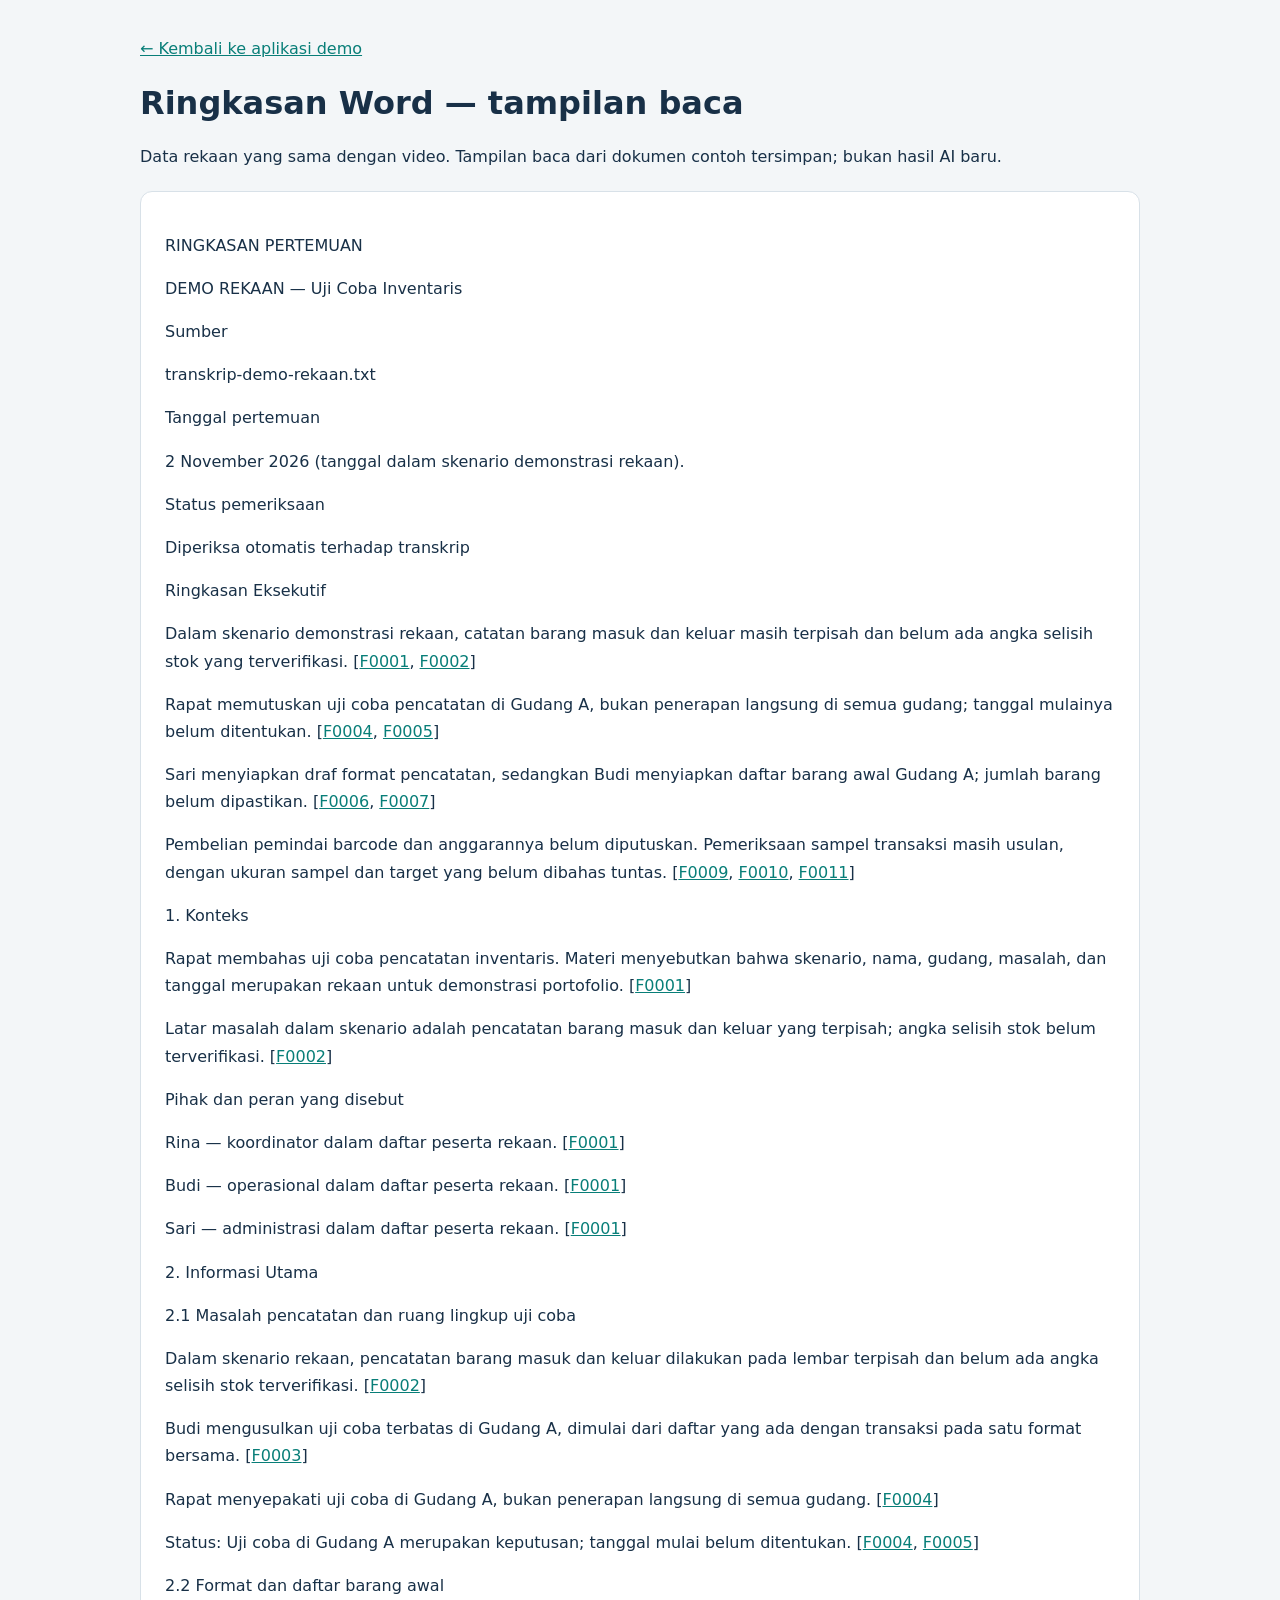
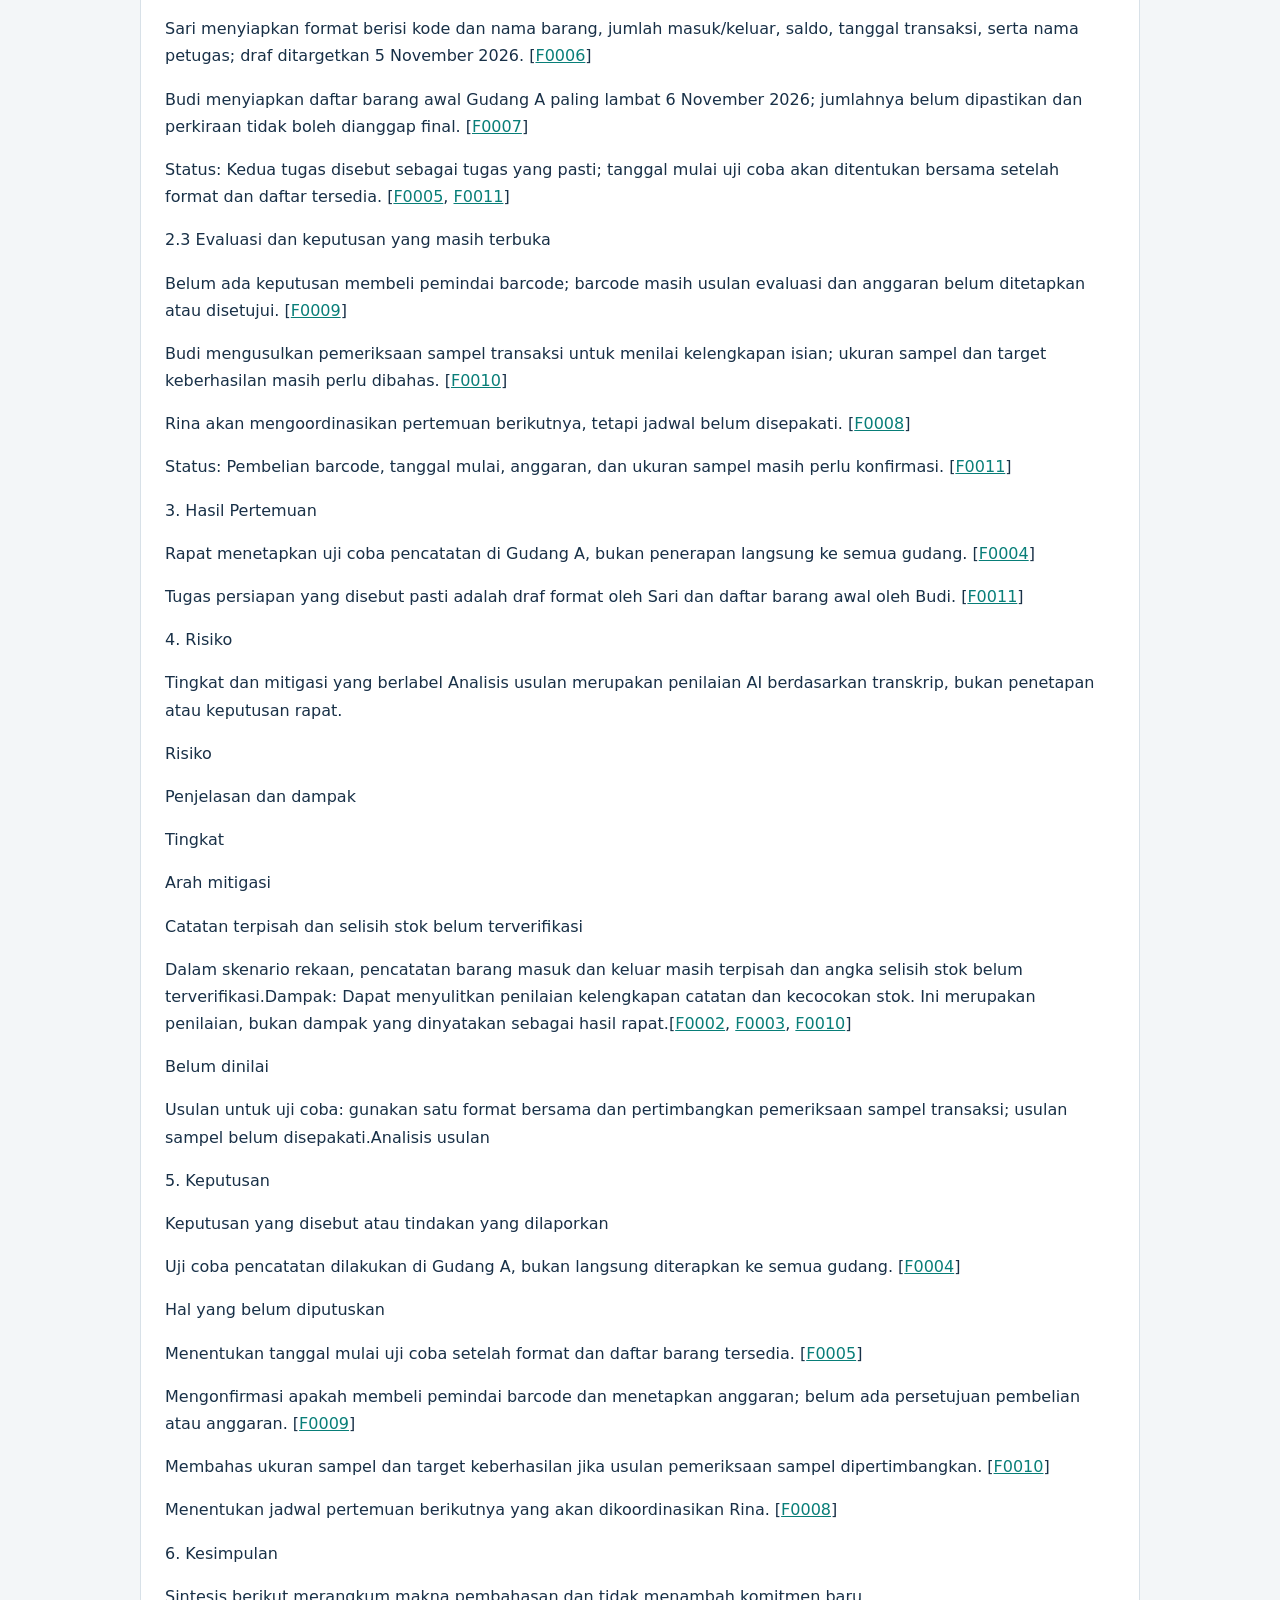
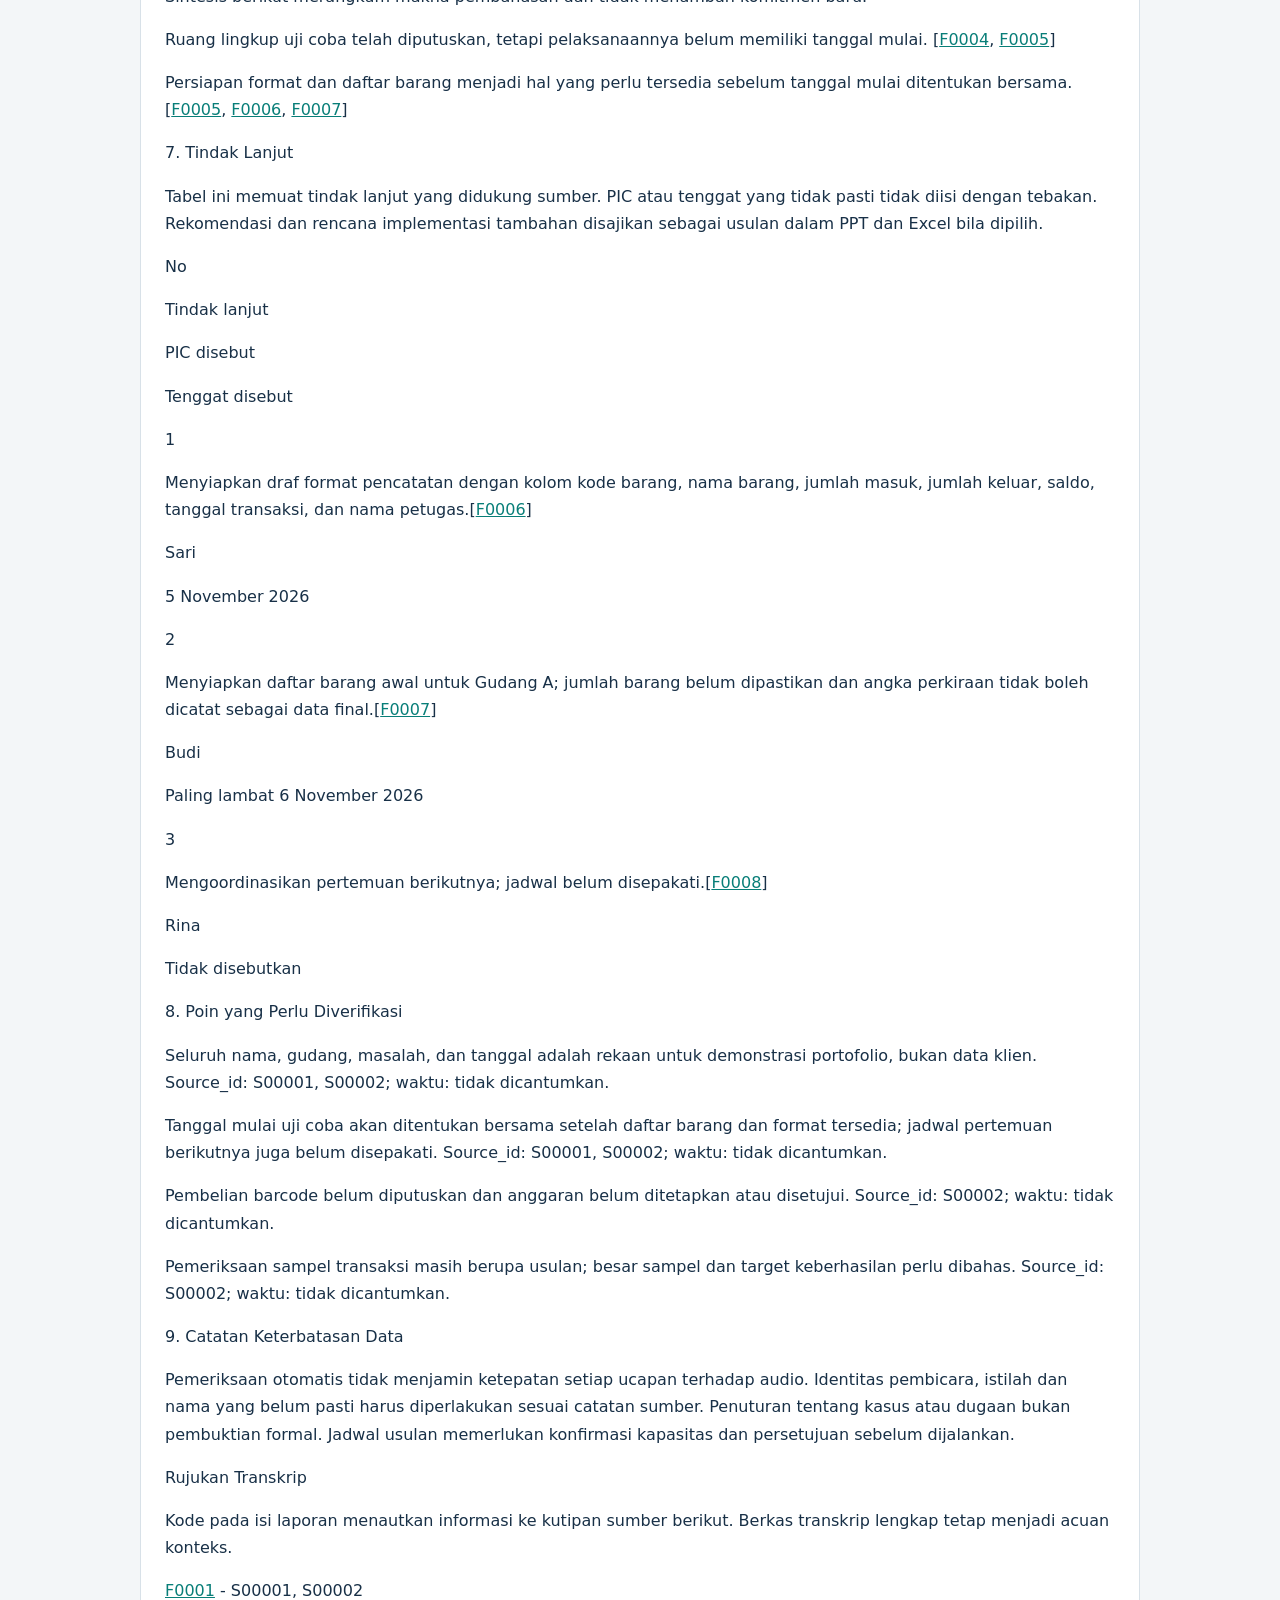
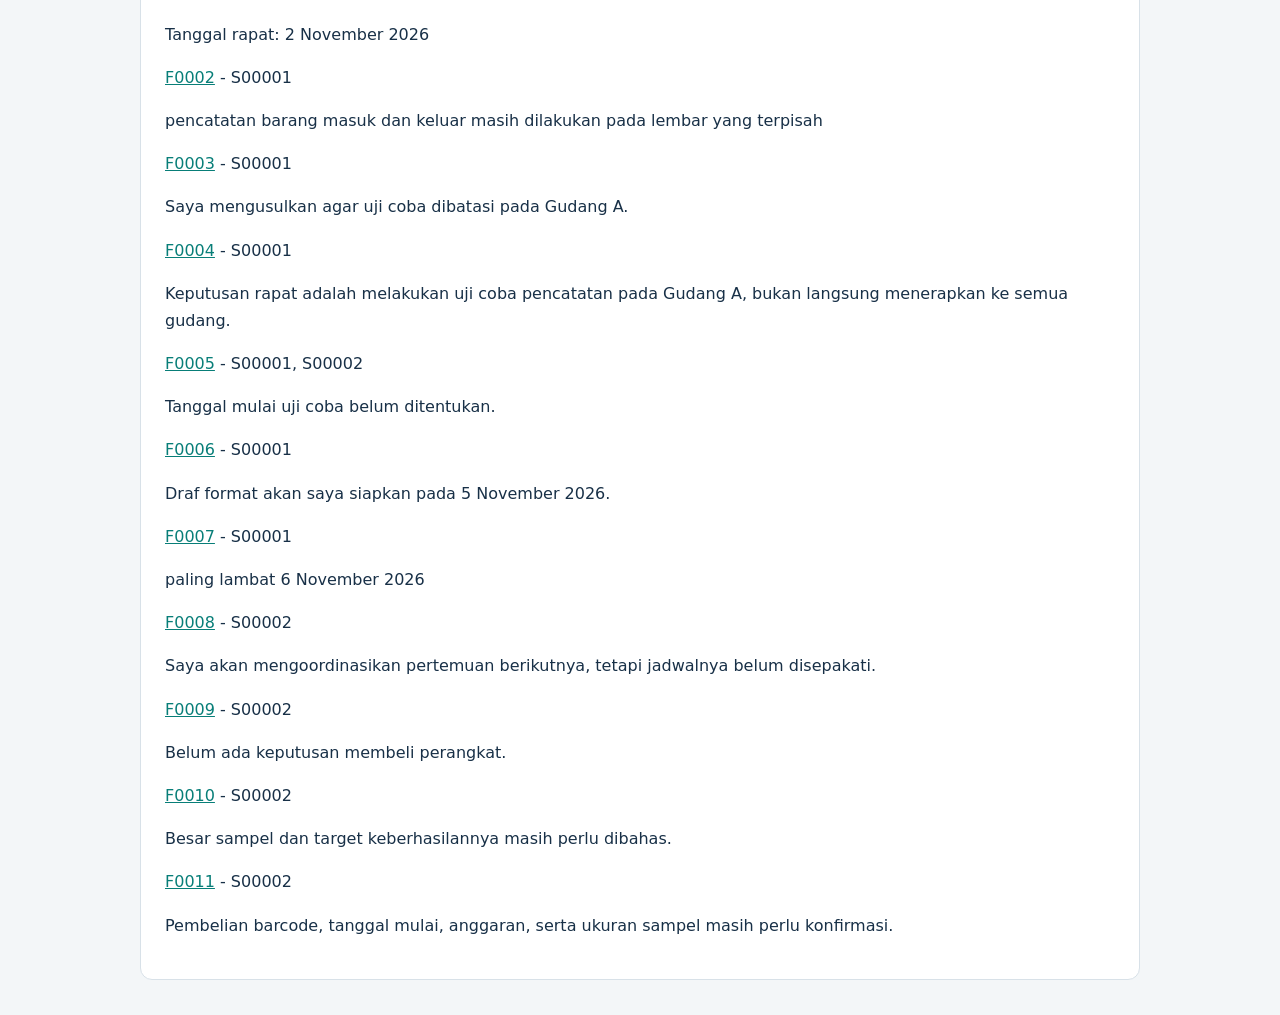
<file: assets/demo/n8n-summary-readable.html>
<!doctype html><html lang="id"><meta charset="utf-8"><meta name="viewport" content="width=device-width,initial-scale=1"><title>Ringkasan Word — tampilan baca</title><style>body{max-width:1000px;margin:35px auto;padding:0 22px;font:16px/1.7 system-ui;color:#183047;background:#f3f6f8}article{padding:24px;background:white;border:1px solid #d8e1e8;border-radius:12px;margin:20px 0}a{color:#087e78}pre{white-space:pre-wrap;overflow-wrap:anywhere}h1{line-height:1.2}p{overflow-wrap:anywhere}</style><a href="../../demo.html">← Kembali ke aplikasi demo</a><h1>Ringkasan Word — tampilan baca</h1><p>Data rekaan yang sama dengan video. Tampilan baca dari dokumen contoh tersimpan; bukan hasil AI baru.</p><article><p>RINGKASAN PERTEMUAN</p><p>DEMO REKAAN — Uji Coba Inventaris</p><p>Sumber</p><p>transkrip-demo-rekaan.txt</p><p>Tanggal pertemuan</p><p>2 November 2026 (tanggal dalam skenario demonstrasi rekaan).</p><p>Status pemeriksaan</p><p>Diperiksa otomatis terhadap transkrip</p><p>Ringkasan Eksekutif</p><p>Dalam skenario demonstrasi rekaan, catatan barang masuk dan keluar masih terpisah dan belum ada angka selisih stok yang terverifikasi. [<a href="n8n-source-evidence.html#F0001">F0001</a>, <a href="n8n-source-evidence.html#F0002">F0002</a>]</p><p>Rapat memutuskan uji coba pencatatan di Gudang A, bukan penerapan langsung di semua gudang; tanggal mulainya belum ditentukan. [<a href="n8n-source-evidence.html#F0004">F0004</a>, <a href="n8n-source-evidence.html#F0005">F0005</a>]</p><p>Sari menyiapkan draf format pencatatan, sedangkan Budi menyiapkan daftar barang awal Gudang A; jumlah barang belum dipastikan. [<a href="n8n-source-evidence.html#F0006">F0006</a>, <a href="n8n-source-evidence.html#F0007">F0007</a>]</p><p>Pembelian pemindai barcode dan anggarannya belum diputuskan. Pemeriksaan sampel transaksi masih usulan, dengan ukuran sampel dan target yang belum dibahas tuntas. [<a href="n8n-source-evidence.html#F0009">F0009</a>, <a href="n8n-source-evidence.html#F0010">F0010</a>, <a href="n8n-source-evidence.html#F0011">F0011</a>]</p><p>1. Konteks</p><p>Rapat membahas uji coba pencatatan inventaris. Materi menyebutkan bahwa skenario, nama, gudang, masalah, dan tanggal merupakan rekaan untuk demonstrasi portofolio. [<a href="n8n-source-evidence.html#F0001">F0001</a>]</p><p>Latar masalah dalam skenario adalah pencatatan barang masuk dan keluar yang terpisah; angka selisih stok belum terverifikasi. [<a href="n8n-source-evidence.html#F0002">F0002</a>]</p><p>Pihak dan peran yang disebut</p><p>Rina — koordinator dalam daftar peserta rekaan. [<a href="n8n-source-evidence.html#F0001">F0001</a>]</p><p>Budi — operasional dalam daftar peserta rekaan. [<a href="n8n-source-evidence.html#F0001">F0001</a>]</p><p>Sari — administrasi dalam daftar peserta rekaan. [<a href="n8n-source-evidence.html#F0001">F0001</a>]</p><p>2. Informasi Utama</p><p>2.1 Masalah pencatatan dan ruang lingkup uji coba</p><p>Dalam skenario rekaan, pencatatan barang masuk dan keluar dilakukan pada lembar terpisah dan belum ada angka selisih stok terverifikasi. [<a href="n8n-source-evidence.html#F0002">F0002</a>]</p><p>Budi mengusulkan uji coba terbatas di Gudang A, dimulai dari daftar yang ada dengan transaksi pada satu format bersama. [<a href="n8n-source-evidence.html#F0003">F0003</a>]</p><p>Rapat menyepakati uji coba di Gudang A, bukan penerapan langsung di semua gudang. [<a href="n8n-source-evidence.html#F0004">F0004</a>]</p><p>Status: Uji coba di Gudang A merupakan keputusan; tanggal mulai belum ditentukan. [<a href="n8n-source-evidence.html#F0004">F0004</a>, <a href="n8n-source-evidence.html#F0005">F0005</a>]</p><p>2.2 Format dan daftar barang awal</p><p>Sari menyiapkan format berisi kode dan nama barang, jumlah masuk/keluar, saldo, tanggal transaksi, serta nama petugas; draf ditargetkan 5 November 2026. [<a href="n8n-source-evidence.html#F0006">F0006</a>]</p><p>Budi menyiapkan daftar barang awal Gudang A paling lambat 6 November 2026; jumlahnya belum dipastikan dan perkiraan tidak boleh dianggap final. [<a href="n8n-source-evidence.html#F0007">F0007</a>]</p><p>Status: Kedua tugas disebut sebagai tugas yang pasti; tanggal mulai uji coba akan ditentukan bersama setelah format dan daftar tersedia. [<a href="n8n-source-evidence.html#F0005">F0005</a>, <a href="n8n-source-evidence.html#F0011">F0011</a>]</p><p>2.3 Evaluasi dan keputusan yang masih terbuka</p><p>Belum ada keputusan membeli pemindai barcode; barcode masih usulan evaluasi dan anggaran belum ditetapkan atau disetujui. [<a href="n8n-source-evidence.html#F0009">F0009</a>]</p><p>Budi mengusulkan pemeriksaan sampel transaksi untuk menilai kelengkapan isian; ukuran sampel dan target keberhasilan masih perlu dibahas. [<a href="n8n-source-evidence.html#F0010">F0010</a>]</p><p>Rina akan mengoordinasikan pertemuan berikutnya, tetapi jadwal belum disepakati. [<a href="n8n-source-evidence.html#F0008">F0008</a>]</p><p>Status: Pembelian barcode, tanggal mulai, anggaran, dan ukuran sampel masih perlu konfirmasi. [<a href="n8n-source-evidence.html#F0011">F0011</a>]</p><p>3. Hasil Pertemuan</p><p>Rapat menetapkan uji coba pencatatan di Gudang A, bukan penerapan langsung ke semua gudang. [<a href="n8n-source-evidence.html#F0004">F0004</a>]</p><p>Tugas persiapan yang disebut pasti adalah draf format oleh Sari dan daftar barang awal oleh Budi. [<a href="n8n-source-evidence.html#F0011">F0011</a>]</p><p>4. Risiko</p><p>Tingkat dan mitigasi yang berlabel Analisis usulan merupakan penilaian AI berdasarkan transkrip, bukan penetapan atau keputusan rapat.</p><p>Risiko</p><p>Penjelasan dan dampak</p><p>Tingkat</p><p>Arah mitigasi</p><p>Catatan terpisah dan selisih stok belum terverifikasi</p><p>Dalam skenario rekaan, pencatatan barang masuk dan keluar masih terpisah dan angka selisih stok belum terverifikasi.Dampak: Dapat menyulitkan penilaian kelengkapan catatan dan kecocokan stok. Ini merupakan penilaian, bukan dampak yang dinyatakan sebagai hasil rapat.[<a href="n8n-source-evidence.html#F0002">F0002</a>, <a href="n8n-source-evidence.html#F0003">F0003</a>, <a href="n8n-source-evidence.html#F0010">F0010</a>]</p><p>Belum dinilai</p><p>Usulan untuk uji coba: gunakan satu format bersama dan pertimbangkan pemeriksaan sampel transaksi; usulan sampel belum disepakati.Analisis usulan</p><p>5. Keputusan</p><p>Keputusan yang disebut atau tindakan yang dilaporkan</p><p>Uji coba pencatatan dilakukan di Gudang A, bukan langsung diterapkan ke semua gudang. [<a href="n8n-source-evidence.html#F0004">F0004</a>]</p><p>Hal yang belum diputuskan</p><p>Menentukan tanggal mulai uji coba setelah format dan daftar barang tersedia. [<a href="n8n-source-evidence.html#F0005">F0005</a>]</p><p>Mengonfirmasi apakah membeli pemindai barcode dan menetapkan anggaran; belum ada persetujuan pembelian atau anggaran. [<a href="n8n-source-evidence.html#F0009">F0009</a>]</p><p>Membahas ukuran sampel dan target keberhasilan jika usulan pemeriksaan sampel dipertimbangkan. [<a href="n8n-source-evidence.html#F0010">F0010</a>]</p><p>Menentukan jadwal pertemuan berikutnya yang akan dikoordinasikan Rina. [<a href="n8n-source-evidence.html#F0008">F0008</a>]</p><p>6. Kesimpulan</p><p>Sintesis berikut merangkum makna pembahasan dan tidak menambah komitmen baru.</p><p>Ruang lingkup uji coba telah diputuskan, tetapi pelaksanaannya belum memiliki tanggal mulai. [<a href="n8n-source-evidence.html#F0004">F0004</a>, <a href="n8n-source-evidence.html#F0005">F0005</a>]</p><p>Persiapan format dan daftar barang menjadi hal yang perlu tersedia sebelum tanggal mulai ditentukan bersama. [<a href="n8n-source-evidence.html#F0005">F0005</a>, <a href="n8n-source-evidence.html#F0006">F0006</a>, <a href="n8n-source-evidence.html#F0007">F0007</a>]</p><p>7. Tindak Lanjut</p><p>Tabel ini memuat tindak lanjut yang didukung sumber. PIC atau tenggat yang tidak pasti tidak diisi dengan tebakan. Rekomendasi dan rencana implementasi tambahan disajikan sebagai usulan dalam PPT dan Excel bila dipilih.</p><p>No</p><p>Tindak lanjut</p><p>PIC disebut</p><p>Tenggat disebut</p><p>1</p><p>Menyiapkan draf format pencatatan dengan kolom kode barang, nama barang, jumlah masuk, jumlah keluar, saldo, tanggal transaksi, dan nama petugas.[<a href="n8n-source-evidence.html#F0006">F0006</a>]</p><p>Sari</p><p>5 November 2026</p><p>2</p><p>Menyiapkan daftar barang awal untuk Gudang A; jumlah barang belum dipastikan dan angka perkiraan tidak boleh dicatat sebagai data final.[<a href="n8n-source-evidence.html#F0007">F0007</a>]</p><p>Budi</p><p>Paling lambat 6 November 2026</p><p>3</p><p>Mengoordinasikan pertemuan berikutnya; jadwal belum disepakati.[<a href="n8n-source-evidence.html#F0008">F0008</a>]</p><p>Rina</p><p>Tidak disebutkan</p><p>8. Poin yang Perlu Diverifikasi</p><p>Seluruh nama, gudang, masalah, dan tanggal adalah rekaan untuk demonstrasi portofolio, bukan data klien. Source_id: S00001, S00002; waktu: tidak dicantumkan.</p><p>Tanggal mulai uji coba akan ditentukan bersama setelah daftar barang dan format tersedia; jadwal pertemuan berikutnya juga belum disepakati. Source_id: S00001, S00002; waktu: tidak dicantumkan.</p><p>Pembelian barcode belum diputuskan dan anggaran belum ditetapkan atau disetujui. Source_id: S00002; waktu: tidak dicantumkan.</p><p>Pemeriksaan sampel transaksi masih berupa usulan; besar sampel dan target keberhasilan perlu dibahas. Source_id: S00002; waktu: tidak dicantumkan.</p><p>9. Catatan Keterbatasan Data</p><p>Pemeriksaan otomatis tidak menjamin ketepatan setiap ucapan terhadap audio. Identitas pembicara, istilah dan nama yang belum pasti harus diperlakukan sesuai catatan sumber. Penuturan tentang kasus atau dugaan bukan pembuktian formal. Jadwal usulan memerlukan konfirmasi kapasitas dan persetujuan sebelum dijalankan.</p><p>Rujukan Transkrip</p><p>Kode pada isi laporan menautkan informasi ke kutipan sumber berikut. Berkas transkrip lengkap tetap menjadi acuan konteks.</p><p><a href="n8n-source-evidence.html#F0001">F0001</a> - S00001, S00002</p><p>Tanggal rapat: 2 November 2026</p><p><a href="n8n-source-evidence.html#F0002">F0002</a> - S00001</p><p>pencatatan barang masuk dan keluar masih dilakukan pada lembar yang terpisah</p><p><a href="n8n-source-evidence.html#F0003">F0003</a> - S00001</p><p>Saya mengusulkan agar uji coba dibatasi pada Gudang A.</p><p><a href="n8n-source-evidence.html#F0004">F0004</a> - S00001</p><p>Keputusan rapat adalah melakukan uji coba pencatatan pada Gudang A, bukan langsung menerapkan ke semua gudang.</p><p><a href="n8n-source-evidence.html#F0005">F0005</a> - S00001, S00002</p><p>Tanggal mulai uji coba belum ditentukan.</p><p><a href="n8n-source-evidence.html#F0006">F0006</a> - S00001</p><p>Draf format akan saya siapkan pada 5 November 2026.</p><p><a href="n8n-source-evidence.html#F0007">F0007</a> - S00001</p><p>paling lambat 6 November 2026</p><p><a href="n8n-source-evidence.html#F0008">F0008</a> - S00002</p><p>Saya akan mengoordinasikan pertemuan berikutnya, tetapi jadwalnya belum disepakati.</p><p><a href="n8n-source-evidence.html#F0009">F0009</a> - S00002</p><p>Belum ada keputusan membeli perangkat.</p><p><a href="n8n-source-evidence.html#F0010">F0010</a> - S00002</p><p>Besar sampel dan target keberhasilannya masih perlu dibahas.</p><p><a href="n8n-source-evidence.html#F0011">F0011</a> - S00002</p><p>Pembelian barcode, tanggal mulai, anggaran, serta ukuran sampel masih perlu konfirmasi.</p></article></html>
</file>
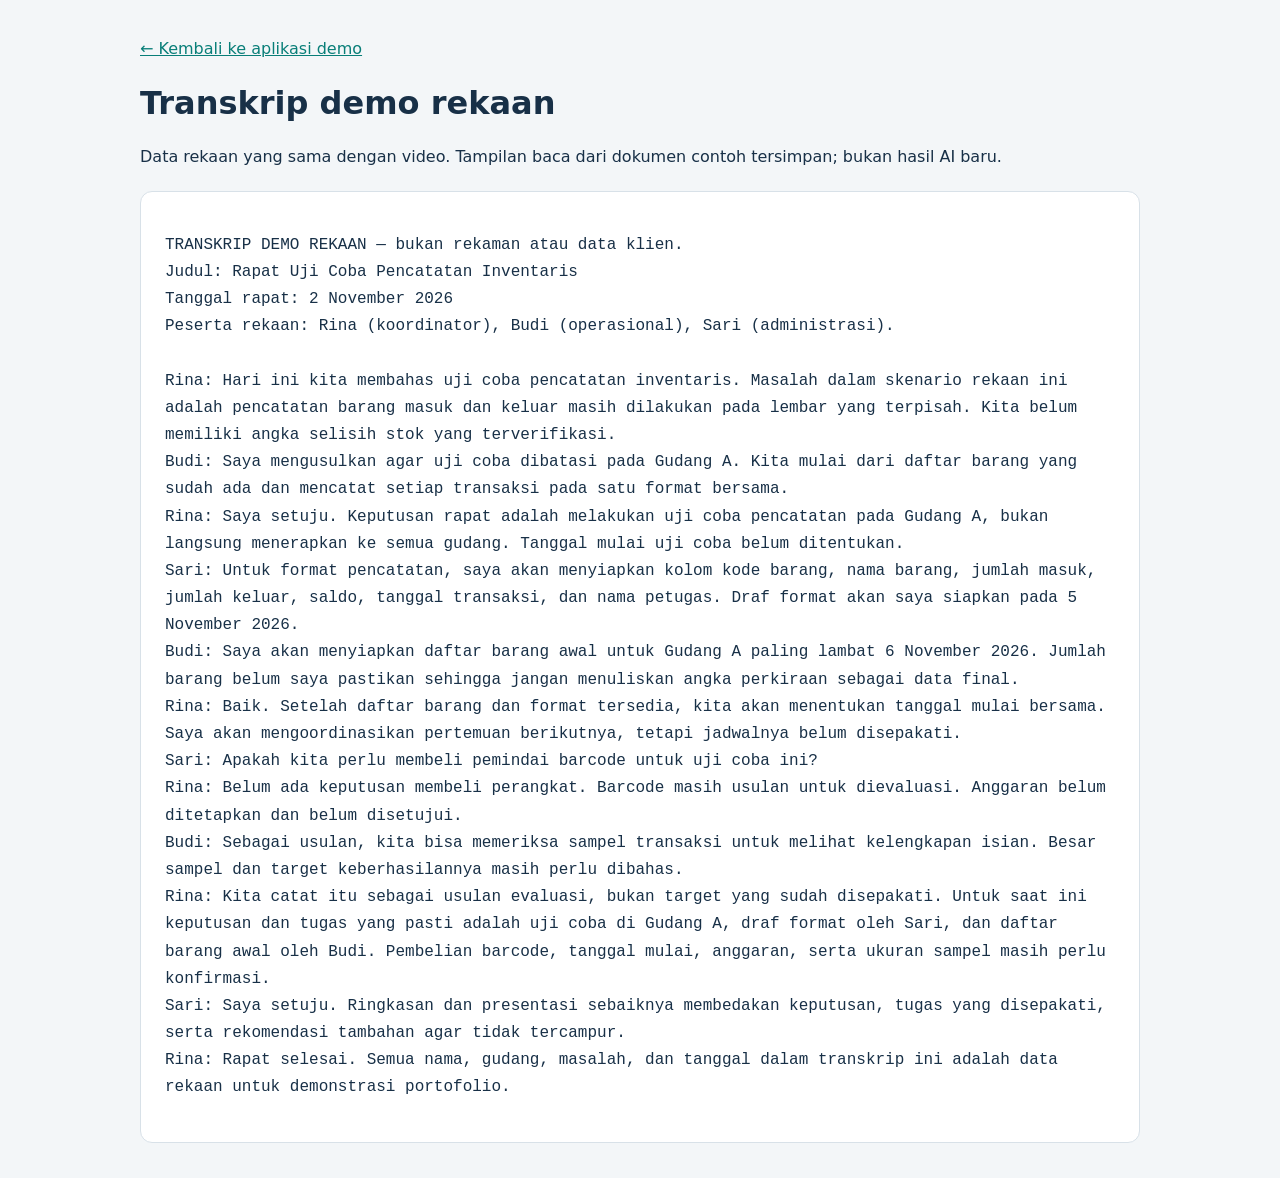
<file: assets/demo/n8n-transcript-readable.html>
<!doctype html><html lang="id"><meta charset="utf-8"><meta name="viewport" content="width=device-width,initial-scale=1"><title>Transkrip demo rekaan</title><style>body{max-width:1000px;margin:35px auto;padding:0 22px;font:16px/1.7 system-ui;color:#183047;background:#f3f6f8}article{padding:24px;background:white;border:1px solid #d8e1e8;border-radius:12px;margin:20px 0}a{color:#087e78}pre{white-space:pre-wrap;overflow-wrap:anywhere}h1{line-height:1.2}p{overflow-wrap:anywhere}</style><a href="../../demo.html">← Kembali ke aplikasi demo</a><h1>Transkrip demo rekaan</h1><p>Data rekaan yang sama dengan video. Tampilan baca dari dokumen contoh tersimpan; bukan hasil AI baru.</p><article><pre>TRANSKRIP DEMO REKAAN — bukan rekaman atau data klien.
Judul: Rapat Uji Coba Pencatatan Inventaris
Tanggal rapat: 2 November 2026
Peserta rekaan: Rina (koordinator), Budi (operasional), Sari (administrasi).

Rina: Hari ini kita membahas uji coba pencatatan inventaris. Masalah dalam skenario rekaan ini adalah pencatatan barang masuk dan keluar masih dilakukan pada lembar yang terpisah. Kita belum memiliki angka selisih stok yang terverifikasi.
Budi: Saya mengusulkan agar uji coba dibatasi pada Gudang A. Kita mulai dari daftar barang yang sudah ada dan mencatat setiap transaksi pada satu format bersama.
Rina: Saya setuju. Keputusan rapat adalah melakukan uji coba pencatatan pada Gudang A, bukan langsung menerapkan ke semua gudang. Tanggal mulai uji coba belum ditentukan.
Sari: Untuk format pencatatan, saya akan menyiapkan kolom kode barang, nama barang, jumlah masuk, jumlah keluar, saldo, tanggal transaksi, dan nama petugas. Draf format akan saya siapkan pada 5 November 2026.
Budi: Saya akan menyiapkan daftar barang awal untuk Gudang A paling lambat 6 November 2026. Jumlah barang belum saya pastikan sehingga jangan menuliskan angka perkiraan sebagai data final.
Rina: Baik. Setelah daftar barang dan format tersedia, kita akan menentukan tanggal mulai bersama. Saya akan mengoordinasikan pertemuan berikutnya, tetapi jadwalnya belum disepakati.
Sari: Apakah kita perlu membeli pemindai barcode untuk uji coba ini?
Rina: Belum ada keputusan membeli perangkat. Barcode masih usulan untuk dievaluasi. Anggaran belum ditetapkan dan belum disetujui.
Budi: Sebagai usulan, kita bisa memeriksa sampel transaksi untuk melihat kelengkapan isian. Besar sampel dan target keberhasilannya masih perlu dibahas.
Rina: Kita catat itu sebagai usulan evaluasi, bukan target yang sudah disepakati. Untuk saat ini keputusan dan tugas yang pasti adalah uji coba di Gudang A, draf format oleh Sari, dan daftar barang awal oleh Budi. Pembelian barcode, tanggal mulai, anggaran, serta ukuran sampel masih perlu konfirmasi.
Sari: Saya setuju. Ringkasan dan presentasi sebaiknya membedakan keputusan, tugas yang disepakati, serta rekomendasi tambahan agar tidak tercampur.
Rina: Rapat selesai. Semua nama, gudang, masalah, dan tanggal dalam transkrip ini adalah data rekaan untuk demonstrasi portofolio.
</pre></article></html>
</file>
<file: demo-app.css>
:root{font:16px system-ui,sans-serif;color:#183047;background:#f3f6f8;color-scheme:light}*{box-sizing:border-box}body{max-width:1050px;margin:25px auto;padding:0 22px}h1{font-size:36px;margin:0;line-height:1.2}h2{font-size:23px}h3{font-size:19px}p{line-height:1.6}.muted,small{color:#546779}.portfolio-nav{display:flex;justify-content:space-between;gap:20px;padding:0 0 22px;font-size:14px}a{color:#087e78}section{background:white;padding:26px;margin:24px 0;border:1px solid #d8e1e8;border-radius:12px}label{display:block;margin:17px 0 7px;font-weight:600}input,select{width:100%;padding:11px;border:1px solid #b8c7d4;border-radius:6px;font:inherit;background:white;color:#183047}button,.download{display:inline-block;background:#087e78;color:white;border:1px solid #087e78;border-radius:6px;padding:11px 17px;font:inherit;text-decoration:none;cursor:pointer;margin:12px 9px 0 0;line-height:1.4}button:hover,.download:hover{background:#086a65}button:disabled{opacity:.55;cursor:not-allowed}.outline{background:white;color:#087e78}.outline:hover{background:#eaf5f3}.row{display:grid;grid-template-columns:1fr 260px;gap:20px}.notice{padding:14px;background:#fff4d8;border-radius:6px}.demo-notice{border:1px solid #b6d8d3;background:#eaf5f3;margin:22px 0}.notice p{margin:7px 0 0}.job{border-top:1px solid #d8e1e8;padding:22px 0;overflow-wrap:anywhere}.job:first-child{border-top:0}.job h3{margin:0 0 8px}.status-line{display:flex;align-items:center;gap:8px;flex-wrap:wrap}.badge{display:inline-block;padding:4px 9px;border-radius:30px;background:#edf2f6;font-size:13px;color:#3e586e}.badge.running{background:#e3f3f1;color:#07675f}.badge.needs_review,.badge.interrupted{background:#fff0cb;color:#735100}.badge.completed{background:#def3e5;color:#236c3c}progress{width:100%;height:16px;accent-color:#087e78}small{display:block;margin:8px 0;line-height:1.6}#error{color:#a32121;white-space:pre-wrap}.check{font-weight:400}.check input{width:auto;margin-right:8px}.text-link{display:inline-block;margin:12px 0;font-size:14px}details{margin-top:12px}summary{cursor:pointer;font-weight:600;padding:5px 0}pre{white-space:pre-wrap;overflow-wrap:anywhere;background:#f3f6f8;padding:16px;font:14px/1.7 ui-monospace,monospace;max-height:380px;overflow:auto}.section-head{display:flex;justify-content:space-between;align-items:center;gap:15px;flex-wrap:wrap}.section-head h2{margin:0}.section-head button{margin:0;font-size:14px}.steps{padding-left:22px;color:#546779;line-height:1.8}.steps .done{color:#087e78}.downloads{display:flex;gap:0;flex-wrap:wrap}.download{font-size:14px}.comparison{padding:18px;background:#edf2f6;border-radius:10px}footer{margin:30px 0;color:#546779;font-size:14px;line-height:1.7}dialog{color:#183047;background:white;width:min(1100px,calc(100% - 32px));max-height:90vh;border:1px solid #b8c7d4;border-radius:14px;padding:24px;overflow:auto}dialog::backdrop{background:#102b43b3}.dialog-head{display:flex;justify-content:space-between;align-items:center;gap:15px}.dialog-head h2{margin:0}.dialog-head button{margin:0}.tabs{display:flex;gap:6px;flex-wrap:wrap;border-bottom:1px solid #d8e1e8;padding-bottom:15px;margin-bottom:20px}.tabs button{margin:0;background:white;color:#087e78}.tabs button[aria-selected=true]{background:#087e78;color:white}#view-content{min-height:220px;line-height:1.7}.fact,.task{border:1px solid #d8e1e8;border-radius:9px;padding:18px;margin:14px 0}.slide-preview{border:1px solid #b8c7d4;border-radius:12px;padding:24px;background:#f3f6f8;min-height:280px}.slide-preview h3{font-size:27px;line-height:1.3}.slide-tools{display:flex;align-items:center;gap:12px;flex-wrap:wrap}.slide-tools button{margin:12px 0}.dialog-note{padding:12px;border-left:3px solid #087e78;background:#edf7f4}audio{width:100%}[hidden]{display:none!important}:focus-visible{outline:3px solid #0b9d93;outline-offset:3px}@media(max-width:600px){.row{grid-template-columns:1fr;gap:0}body{margin-top:20px;padding:0 16px}section{padding:20px}h1{font-size:32px}.portfolio-nav{font-size:13px}dialog{padding:17px}.tabs button{font-size:14px;padding:9px 12px}.download{padding:10px 12px}.section-head{align-items:flex-start}}
</file>
